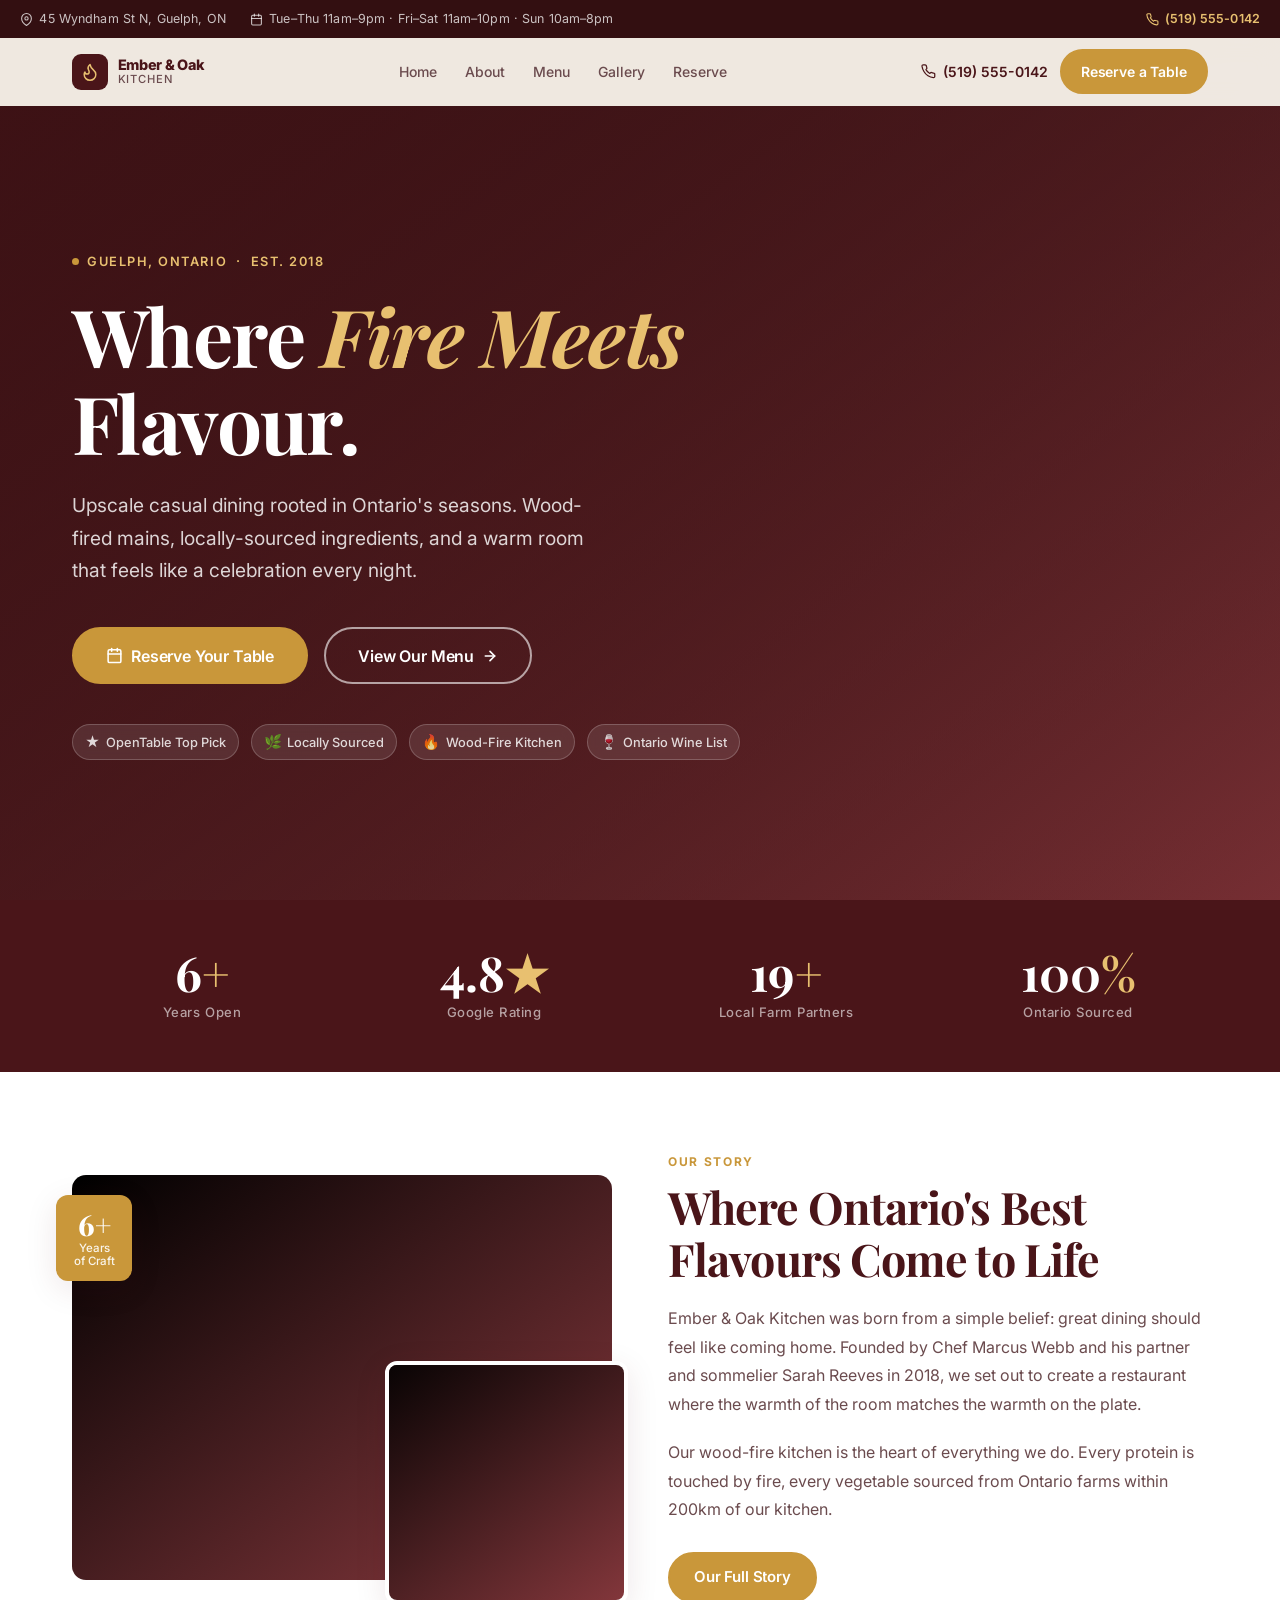
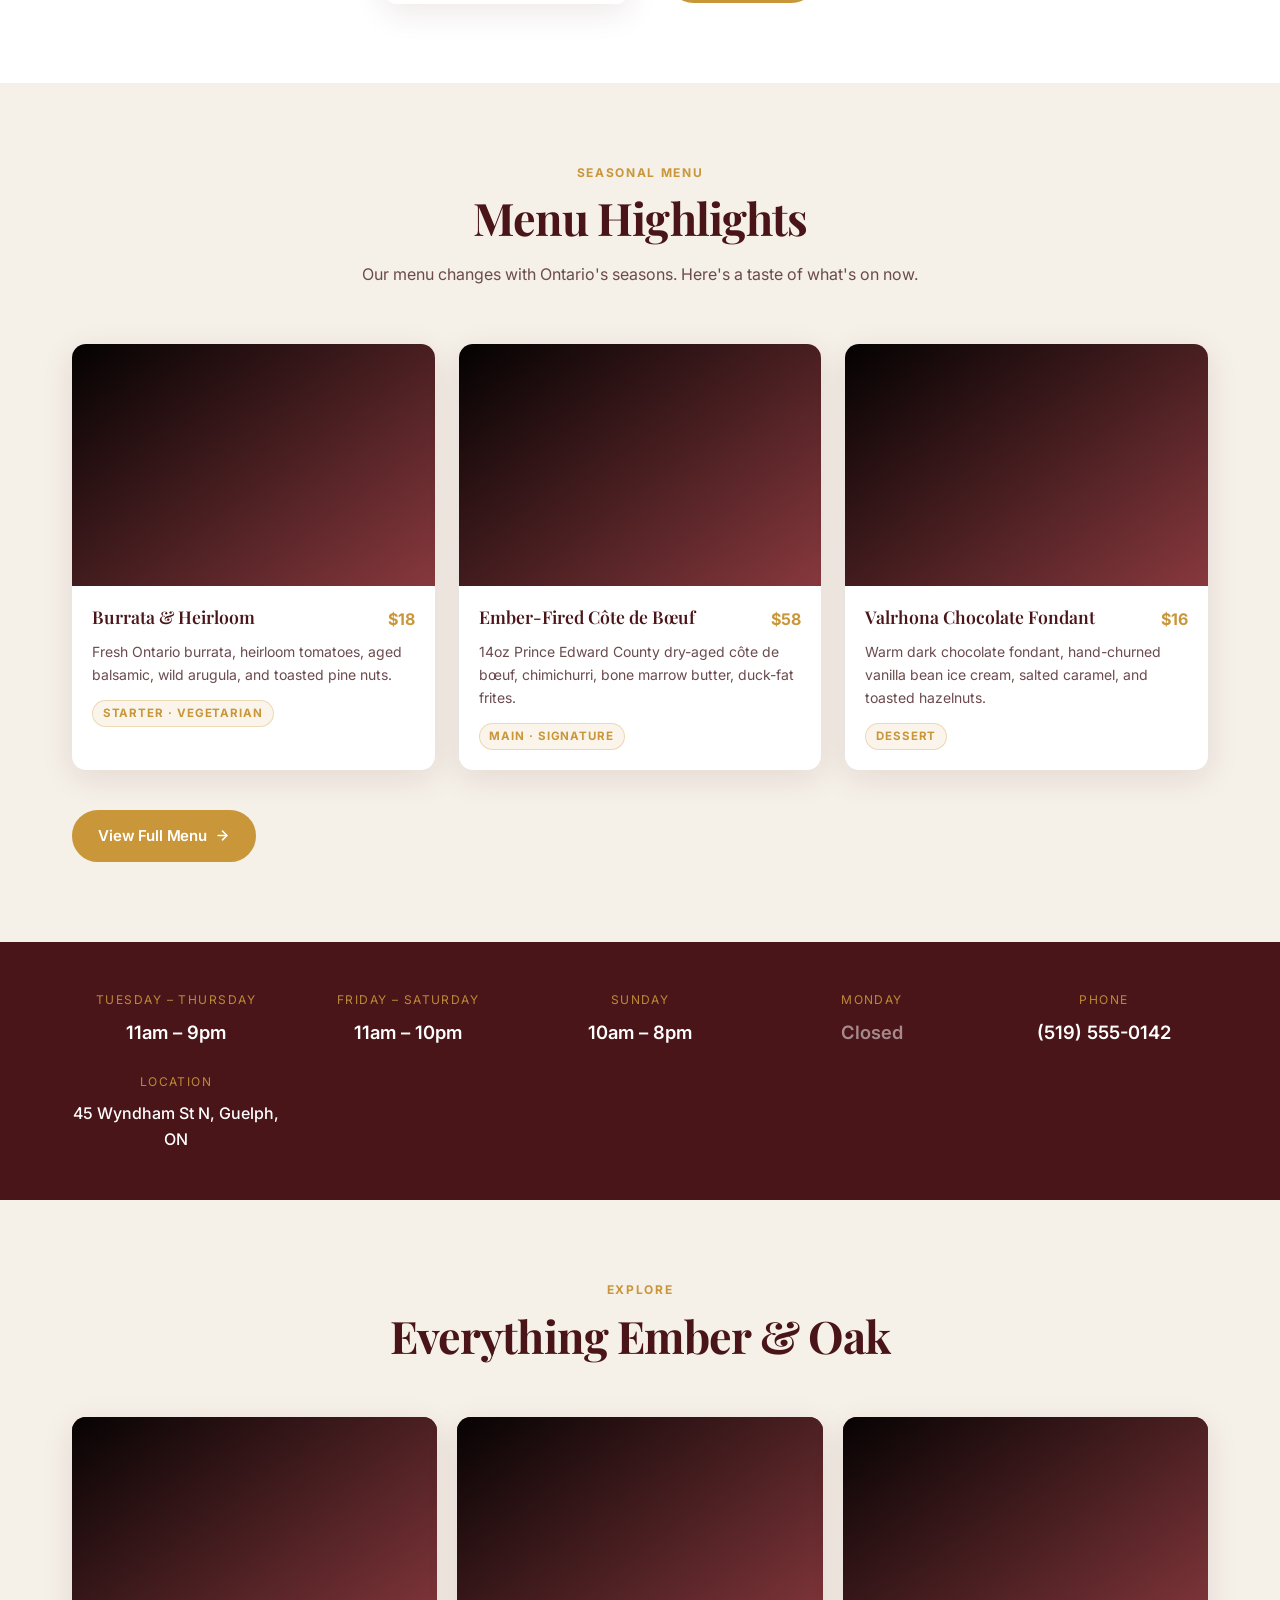
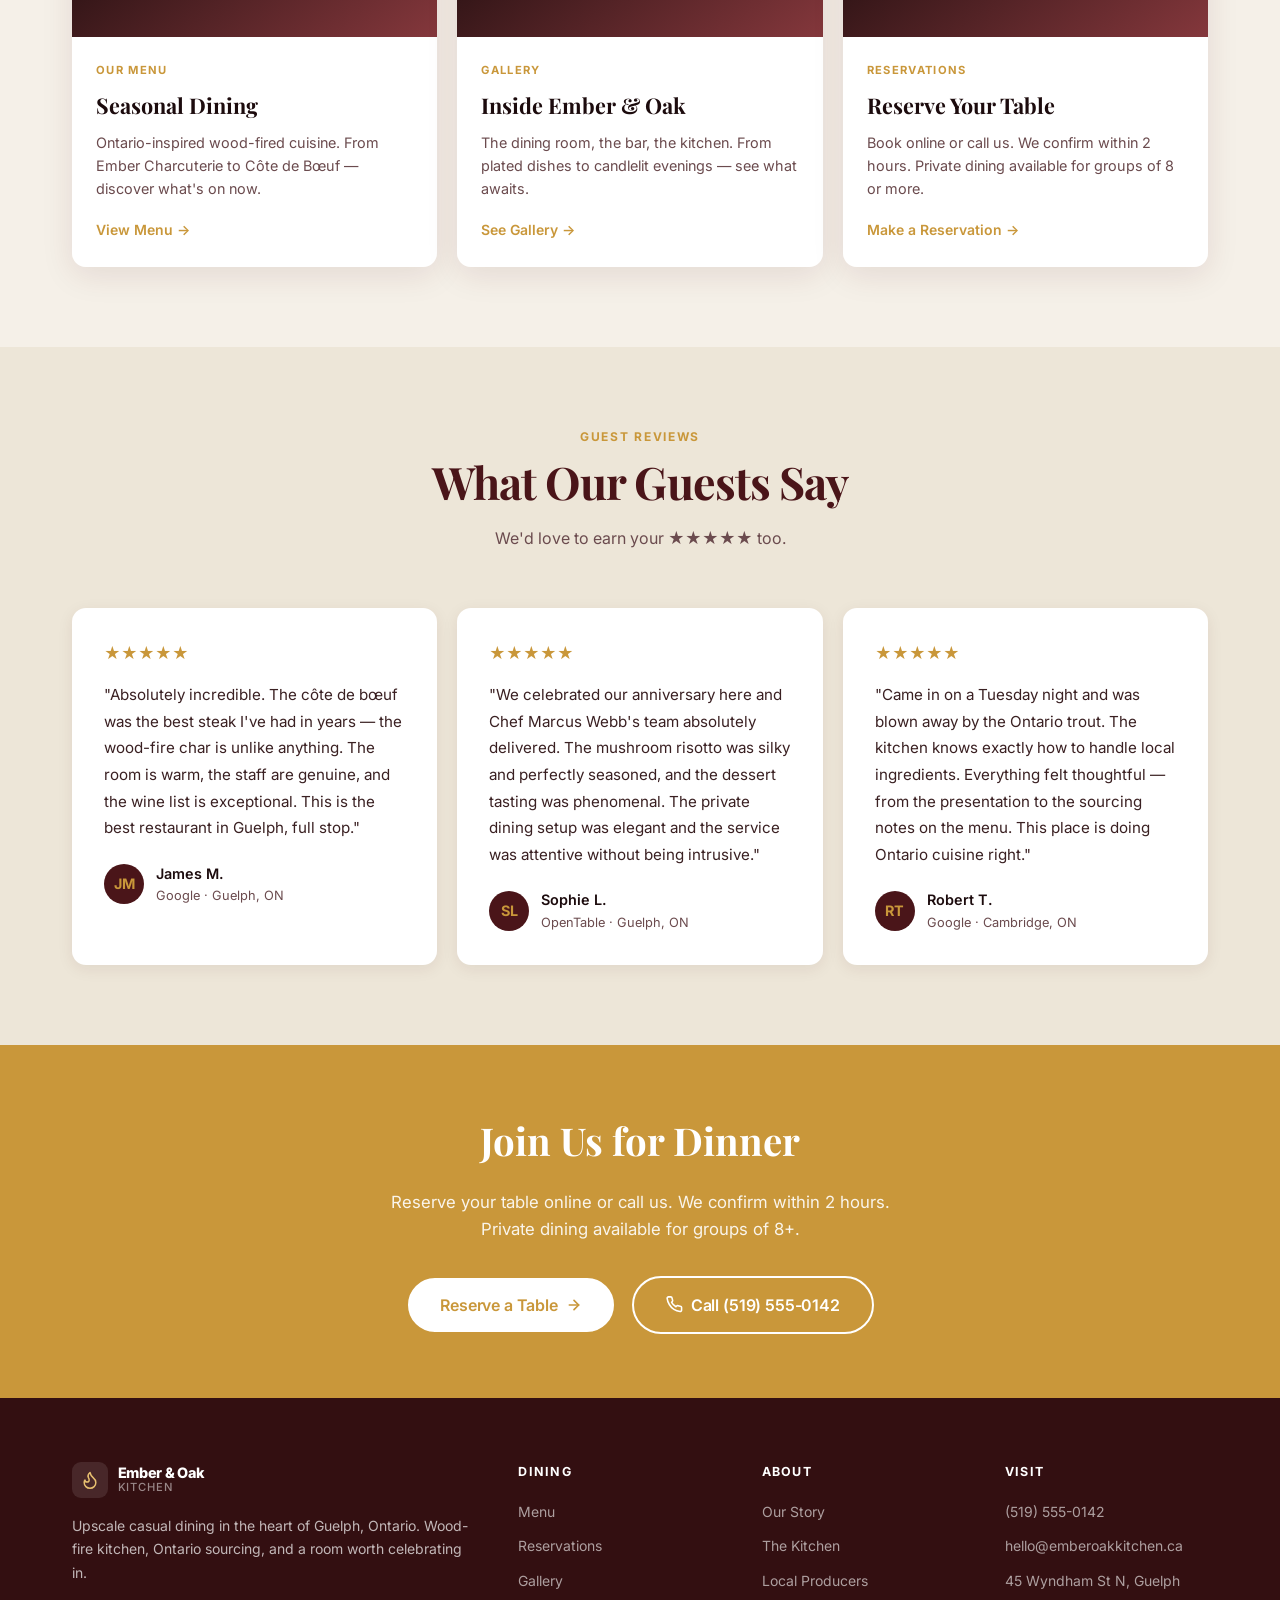
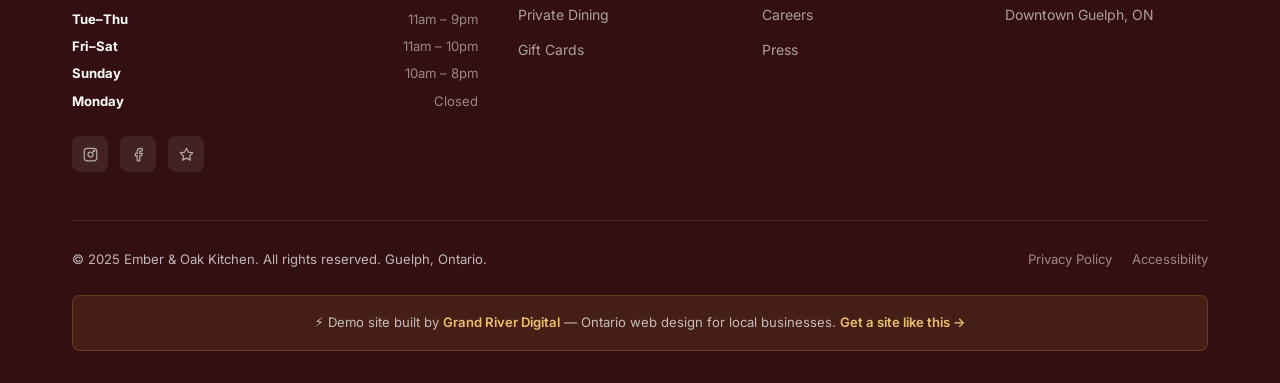
<file: index.html>
<!DOCTYPE html>
<html lang="en">
<head>
  <meta charset="UTF-8" />
  <meta name="viewport" content="width=device-width, initial-scale=1.0" />
  <meta name="theme-color" content="#4A1519" />
  <title>Ember &amp; Oak Kitchen | Upscale Casual Dining in Guelph, ON</title>
  <meta name="description" content="Ember &amp; Oak Kitchen — upscale casual dining in Guelph, Ontario. Seasonal menus, wood-fired mains, locally-sourced Ontario ingredients. Reserve your table today." />
  <meta name="robots" content="index, follow" />
  <link rel="canonical" href="https://grandriverdigital.github.io/ember-oak-kitchen-demo" />

  <script type="application/ld+json">
  {"@context":"https://schema.org","@type":"Restaurant","name":"Ember & Oak Kitchen","description":"Upscale casual Ontario restaurant featuring seasonal menus and wood-fired cuisine.","url":"https://grandriverdigital.github.io/ember-oak-kitchen-demo","telephone":"(519) 555-0142","address":{"@type":"PostalAddress","streetAddress":"45 Wyndham St N","addressLocality":"Guelph","addressRegion":"ON","postalCode":"N1H 4E9","addressCountry":"CA"},"openingHoursSpecification":[{"@type":"OpeningHoursSpecification","dayOfWeek":["Tuesday","Wednesday","Thursday"],"opens":"11:00","closes":"21:00"},{"@type":"OpeningHoursSpecification","dayOfWeek":["Friday","Saturday"],"opens":"11:00","closes":"22:00"},{"@type":"OpeningHoursSpecification","dayOfWeek":["Sunday"],"opens":"10:00","closes":"20:00"}],"servesCuisine":"Contemporary Canadian","priceRange":"$$–$$$"}
  </script>

  <link rel="preconnect" href="https://fonts.googleapis.com" />
  <link rel="preconnect" href="https://fonts.gstatic.com" crossorigin />
  <link rel="stylesheet" href="https://fonts.googleapis.com/css2?family=Inter:wght@300;400;500;600;700;800;900&family=Playfair+Display:ital,wght@0,600;0,700;1,600&display=swap" media="print" onload="this.media='all'" />
  <noscript><link rel="stylesheet" href="https://fonts.googleapis.com/css2?family=Inter:wght@300;400;500;600;700;800;900&family=Playfair+Display:ital,wght@0,600;0,700;1,600&display=swap" /></noscript>

  <script>
    var IMG_FALLBACK = 'data:image/svg+xml,%3Csvg xmlns=%22http://www.w3.org/2000/svg%22 width=%22800%22 height=%22600%22%3E%3ClinearGradient id=%22g%22 x1=%220%25%22 y1=%220%25%22 x2=%22100%25%22 y2=%22100%25%22%3E%3Cstop offset=%220%25%22 stop-color=%224A1519%22/%3E%3Cstop offset=%22100%25%22 stop-color=%22%238B3A3F%22/%3E%3C/linearGradient%3E%3Crect width=%22800%22 height=%22600%22 fill=%22url(%23g)%22/%3E%3C/svg%3E';
    function imgFallback(img) { img.onerror = null; img.src = IMG_FALLBACK; img.style.objectFit = 'cover'; }
  </script>

  <link rel="stylesheet" href="styles.css" />
</head>
<body>

<!-- TOP BAR -->
<div id="topbar">
  <div class="topbar-left">
    <div class="topbar-item">
      <svg width="13" height="13" viewBox="0 0 24 24" fill="none" stroke="currentColor" stroke-width="2" stroke-linecap="round" stroke-linejoin="round" aria-hidden="true"><path d="M21 10c0 7-9 13-9 13s-9-6-9-13a9 9 0 0 1 18 0z"/><circle cx="12" cy="10" r="3"/></svg>
      45 Wyndham St N, Guelph, ON
    </div>
    <div class="topbar-item">
      <svg width="13" height="13" viewBox="0 0 24 24" fill="none" stroke="currentColor" stroke-width="2" stroke-linecap="round" stroke-linejoin="round" aria-hidden="true"><rect x="3" y="4" width="18" height="18" rx="2"/><line x1="16" y1="2" x2="16" y2="6"/><line x1="8" y1="2" x2="8" y2="6"/><line x1="3" y1="10" x2="21" y2="10"/></svg>
      Tue–Thu 11am–9pm · Fri–Sat 11am–10pm · Sun 10am–8pm
    </div>
  </div>
  <a href="tel:5195550142" class="topbar-phone">
    <svg width="13" height="13" viewBox="0 0 24 24" fill="none" stroke="currentColor" stroke-width="2" stroke-linecap="round" stroke-linejoin="round" aria-hidden="true"><path d="M22 16.92v3a2 2 0 0 1-2.18 2 19.79 19.79 0 0 1-8.63-3.07A19.5 19.5 0 0 1 4.69 12 19.79 19.79 0 0 1 1.61 3.44 2 2 0 0 1 3.6 1.27h3a2 2 0 0 1 2 1.72 12.84 12.84 0 0 0 .7 2.81 2 2 0 0 1-.45 2.11L7.91 8.94a16 16 0 0 0 6.16 6.16l.94-.94a2 2 0 0 1 2.11-.45 12.84 12.84 0 0 0 2.81.7A2 2 0 0 1 22 16.92z"/></svg>
    (519) 555-0142
  </a>
</div>

<!-- HEADER -->
<header id="hdr">
  <div class="wrap hdr-inner">
    <a href="./" class="logo" aria-label="Ember &amp; Oak Kitchen — home">
      <div class="logo-icon" aria-hidden="true">
        <svg width="20" height="20" viewBox="0 0 24 24" fill="none" stroke="currentColor" stroke-width="1.75" stroke-linecap="round" stroke-linejoin="round"><path d="M8.5 14.5A2.5 2.5 0 0 0 11 12c0-1.38-.5-2-1-3-1.072-2.143-.224-4.054 2-6 .5 2.5 2 4.9 4 6.5 2 1.6 3 3.5 3 5.5a7 7 0 1 1-14 0c0-1.153.433-2.294 1-3a2.5 2.5 0 0 0 2.5 2.5z"/></svg>
      </div>
      <div class="logo-text">Ember &amp; Oak <span>Kitchen</span></div>
    </a>

    <nav class="desktop-nav" aria-label="Main navigation">
      <a href="./">Home</a>
      <a href="about/">About</a>
      <a href="menu/">Menu</a>
      <a href="gallery/">Gallery</a>
      <a href="contact/">Reserve</a>
    </nav>

    <div class="hdr-right">
      <a href="tel:5195550142" class="hdr-phone" aria-label="Call us">
        <svg width="15" height="15" viewBox="0 0 24 24" fill="none" stroke="currentColor" stroke-width="2" stroke-linecap="round" stroke-linejoin="round" aria-hidden="true"><path d="M22 16.92v3a2 2 0 0 1-2.18 2 19.79 19.79 0 0 1-8.63-3.07A19.5 19.5 0 0 1 4.69 12 19.79 19.79 0 0 1 1.61 3.44 2 2 0 0 1 3.6 1.27h3a2 2 0 0 1 2 1.72 12.84 12.84 0 0 0 .7 2.81 2 2 0 0 1-.45 2.11L7.91 8.94a16 16 0 0 0 6.16 6.16l.94-.94a2 2 0 0 1 2.11-.45 12.84 12.84 0 0 0 2.81.7A2 2 0 0 1 22 16.92z"/></svg>
        (519) 555-0142
      </a>
      <a href="contact/" class="btn btn-primary btn-sm">Reserve a Table</a>
      <button class="hamburger" id="hamburger" aria-label="Toggle navigation menu" aria-expanded="false">
        <span></span><span></span><span></span>
      </button>
    </div>
  </div>
</header>

<!-- Mobile Nav -->
<div id="mobile-nav" role="dialog" aria-modal="true" aria-label="Mobile navigation">
  <nav>
    <a href="./" class="mobile-link">Home</a>
    <a href="about/" class="mobile-link">About</a>
    <a href="menu/" class="mobile-link">Menu</a>
    <a href="gallery/" class="mobile-link">Gallery</a>
    <a href="contact/" class="mobile-link">Reserve</a>
  </nav>
  <div class="mobile-nav-cta">
    <a href="tel:5195550142" class="btn btn-outline-dk btn-lg" style="justify-content:center">
      <svg width="17" height="17" viewBox="0 0 24 24" fill="none" stroke="currentColor" stroke-width="2" stroke-linecap="round" stroke-linejoin="round" aria-hidden="true"><path d="M22 16.92v3a2 2 0 0 1-2.18 2 19.79 19.79 0 0 1-8.63-3.07A19.5 19.5 0 0 1 4.69 12 19.79 19.79 0 0 1 1.61 3.44 2 2 0 0 1 3.6 1.27h3a2 2 0 0 1 2 1.72 12.84 12.84 0 0 0 .7 2.81 2 2 0 0 1-.45 2.11L7.91 8.94a16 16 0 0 0 6.16 6.16l.94-.94a2 2 0 0 1 2.11-.45 12.84 12.84 0 0 0 2.81.7A2 2 0 0 1 22 16.92z"/></svg>
      (519) 555-0142
    </a>
    <a href="contact/" class="btn btn-primary btn-lg" style="justify-content:center">Reserve a Table</a>
  </div>
</div>

<!-- HERO -->
<section id="hero" aria-labelledby="hero-h1">
  <div class="hero-bg">
    <img src="https://images.pexels.com/photos/1267320/pexels-photo-1267320.jpeg?auto=compress&cs=tinysrgb&w=1800&h=900&dpr=1" alt="Beautifully plated upscale dinner dish with elegant presentation" fetchpriority="high" loading="eager" onerror="imgFallback(this)" />
  </div>
  <div class="hero-overlay" aria-hidden="true"></div>
  <div class="hero-content">
    <div class="wrap">
      <div class="hero-inner">
        <div class="hero-kicker">
          <span class="dot" aria-hidden="true"></span>
          Guelph, Ontario &nbsp;·&nbsp; Est. 2018
        </div>
        <h1 id="hero-h1">Where <em>Fire Meets</em><br>Flavour.</h1>
        <p class="hero-sub">
          Upscale casual dining rooted in Ontario's seasons. Wood-fired mains, locally-sourced ingredients, and a warm room that feels like a celebration every night.
        </p>
        <div class="hero-ctas">
          <a href="contact/" class="btn btn-primary btn-lg">
            <svg width="17" height="17" viewBox="0 0 24 24" fill="none" stroke="currentColor" stroke-width="2.2" stroke-linecap="round" stroke-linejoin="round" aria-hidden="true"><rect x="3" y="4" width="18" height="18" rx="2"/><line x1="16" y1="2" x2="16" y2="6"/><line x1="8" y1="2" x2="8" y2="6"/><line x1="3" y1="10" x2="21" y2="10"/></svg>
            Reserve Your Table
          </a>
          <a href="menu/" class="btn btn-outline btn-lg">
            View Our Menu
            <svg width="16" height="16" viewBox="0 0 24 24" fill="none" stroke="currentColor" stroke-width="2.5" stroke-linecap="round" stroke-linejoin="round" aria-hidden="true"><line x1="5" y1="12" x2="19" y2="12"/><polyline points="12 5 19 12 12 19"/></svg>
          </a>
        </div>
        <div class="hero-badges" role="list" aria-label="Restaurant highlights">
          <div class="hero-badge" role="listitem"><span class="badge-icon" aria-hidden="true">★</span> OpenTable Top Pick</div>
          <div class="hero-badge" role="listitem"><span class="badge-icon" aria-hidden="true">🌿</span> Locally Sourced</div>
          <div class="hero-badge" role="listitem"><span class="badge-icon" aria-hidden="true">🔥</span> Wood-Fire Kitchen</div>
          <div class="hero-badge" role="listitem"><span class="badge-icon" aria-hidden="true">🍷</span> Ontario Wine List</div>
        </div>
      </div>
    </div>
  </div>
</section>

<!-- STATS STRIP -->
<div id="stats" aria-label="Restaurant highlights">
  <div class="wrap">
    <div class="stats-row">
      <div class="stat-cell"><div class="stat-n" id="sn-yrs">0<span class="accent">+</span></div><div class="stat-l">Years Open</div></div>
      <div class="stat-cell"><div class="stat-n">4.8<span class="accent">★</span></div><div class="stat-l">Google Rating</div></div>
      <div class="stat-cell"><div class="stat-n" id="sn-farms">0<span class="accent">+</span></div><div class="stat-l">Local Farm Partners</div></div>
      <div class="stat-cell"><div class="stat-n">100<span class="accent">%</span></div><div class="stat-l">Ontario Sourced</div></div>
    </div>
  </div>
</div>

<!-- BRIEF ABOUT -->
<section id="about-preview" aria-labelledby="about-title">
  <div class="wrap">
    <div class="about-grid">
      <div class="about-img-stack sr">
        <div class="about-img-main">
          <img src="https://images.pexels.com/photos/696218/pexels-photo-696218.jpeg?auto=compress&cs=tinysrgb&w=800&h=600&dpr=1" alt="Warm, inviting restaurant dining room with candlelit tables" loading="lazy" onerror="imgFallback(this)" />
        </div>
        <div class="about-img-accent">
          <img src="https://images.pexels.com/photos/958545/pexels-photo-958545.jpeg?auto=compress&cs=tinysrgb&w=400&h=400&dpr=1" alt="Chef plating a beautifully crafted dish" loading="lazy" onerror="imgFallback(this)" />
        </div>
        <div class="about-badge"><div class="big">6+</div><div class="sm">Years<br>of Craft</div></div>
      </div>
      <div class="about-text">
        <div class="eyebrow sr">Our Story</div>
        <h2 class="section-title sr d1" id="about-title">Where Ontario's Best<br>Flavours Come to Life</h2>
        <p class="sr d2">
          Ember &amp; Oak Kitchen was born from a simple belief: great dining should feel like coming home. Founded by Chef Marcus Webb and his partner and sommelier Sarah Reeves in 2018, we set out to create a restaurant where the warmth of the room matches the warmth on the plate.
        </p>
        <p class="sr d2">
          Our wood-fire kitchen is the heart of everything we do. Every protein is touched by fire, every vegetable sourced from Ontario farms within 200km of our kitchen.
        </p>
        <div style="margin-top:1.75rem" class="sr d3">
          <a href="about/" class="btn btn-primary">Our Full Story</a>
        </div>
      </div>
    </div>
  </div>
</section>

<!-- MENU HIGHLIGHTS -->
<section id="menu-preview" aria-labelledby="menu-title">
  <div class="wrap">
    <div class="section-head">
      <div class="eyebrow sr">Seasonal Menu</div>
      <h2 class="section-title sr d1" id="menu-title">Menu Highlights</h2>
      <p class="section-sub sr d2">Our menu changes with Ontario's seasons. Here's a taste of what's on now.</p>
    </div>
    <div class="menu-grid">
      <article class="menu-card sr d1">
        <div class="menu-card__img">
          <img src="https://images.pexels.com/photos/1640777/pexels-photo-1640777.jpeg?auto=compress&cs=tinysrgb&w=600&h=400&dpr=1" alt="Burrata salad with heirloom tomatoes" loading="lazy" onerror="imgFallback(this)" />
        </div>
        <div class="menu-card__body">
          <div class="menu-card__top"><h3>Burrata &amp; Heirloom</h3><span class="menu-price">$18</span></div>
          <p>Fresh Ontario burrata, heirloom tomatoes, aged balsamic, wild arugula, and toasted pine nuts.</p>
          <span class="menu-tag">Starter · Vegetarian</span>
        </div>
      </article>
      <article class="menu-card sr d2">
        <div class="menu-card__img">
          <img src="https://images.pexels.com/photos/675951/pexels-photo-675951.jpeg?auto=compress&cs=tinysrgb&w=600&h=400&dpr=1" alt="Wood-fired ribeye steak with chimichurri" loading="lazy" onerror="imgFallback(this)" />
        </div>
        <div class="menu-card__body">
          <div class="menu-card__top"><h3>Ember-Fired Côte de Bœuf</h3><span class="menu-price">$58</span></div>
          <p>14oz Prince Edward County dry-aged côte de bœuf, chimichurri, bone marrow butter, duck-fat frites.</p>
          <span class="menu-tag">Main · Signature</span>
        </div>
      </article>
      <article class="menu-card sr d3">
        <div class="menu-card__img">
          <img src="https://images.pexels.com/photos/291528/pexels-photo-291528.jpeg?auto=compress&cs=tinysrgb&w=600&h=400&dpr=1" alt="Chocolate fondant with vanilla ice cream" loading="lazy" onerror="imgFallback(this)" />
        </div>
        <div class="menu-card__body">
          <div class="menu-card__top"><h3>Valrhona Chocolate Fondant</h3><span class="menu-price">$16</span></div>
          <p>Warm dark chocolate fondant, hand-churned vanilla bean ice cream, salted caramel, and toasted hazelnuts.</p>
          <span class="menu-tag">Dessert</span>
        </div>
      </article>
    </div>
    <div class="gallery-cta sr" style="margin-top:2.5rem">
      <a href="menu/" class="btn btn-primary">
        View Full Menu
        <svg width="15" height="15" viewBox="0 0 24 24" fill="none" stroke="currentColor" stroke-width="2.5" stroke-linecap="round" stroke-linejoin="round"><line x1="5" y1="12" x2="19" y2="12"/><polyline points="12 5 19 12 12 19"/></svg>
      </a>
    </div>
  </div>
</section>

<!-- HOURS STRIP -->
<section id="hours-strip" aria-label="Hours and location" style="background:var(--burgundy,#4A1519);padding:3rem 0;">
  <div class="wrap">
    <div style="display:grid;grid-template-columns:repeat(auto-fit,minmax(200px,1fr));gap:1.5rem;text-align:center;">
      <div style="color:#fff;">
        <div style="font-size:.75rem;text-transform:uppercase;letter-spacing:.12em;color:rgba(201,151,58,.9);margin-bottom:.5rem;">Tuesday – Thursday</div>
        <div style="font-size:1.15rem;font-weight:600;">11am – 9pm</div>
      </div>
      <div style="color:#fff;">
        <div style="font-size:.75rem;text-transform:uppercase;letter-spacing:.12em;color:rgba(201,151,58,.9);margin-bottom:.5rem;">Friday – Saturday</div>
        <div style="font-size:1.15rem;font-weight:600;">11am – 10pm</div>
      </div>
      <div style="color:#fff;">
        <div style="font-size:.75rem;text-transform:uppercase;letter-spacing:.12em;color:rgba(201,151,58,.9);margin-bottom:.5rem;">Sunday</div>
        <div style="font-size:1.15rem;font-weight:600;">10am – 8pm</div>
      </div>
      <div style="color:#fff;">
        <div style="font-size:.75rem;text-transform:uppercase;letter-spacing:.12em;color:rgba(201,151,58,.9);margin-bottom:.5rem;">Monday</div>
        <div style="font-size:1.15rem;font-weight:600;color:rgba(255,255,255,.5);">Closed</div>
      </div>
      <div style="color:#fff;">
        <div style="font-size:.75rem;text-transform:uppercase;letter-spacing:.12em;color:rgba(201,151,58,.9);margin-bottom:.5rem;">Phone</div>
        <div style="font-size:1.15rem;font-weight:600;"><a href="tel:5195550142" style="color:#fff;text-decoration:none;">(519) 555-0142</a></div>
      </div>
      <div style="color:#fff;">
        <div style="font-size:.75rem;text-transform:uppercase;letter-spacing:.12em;color:rgba(201,151,58,.9);margin-bottom:.5rem;">Location</div>
        <div style="font-size:1rem;font-weight:500;">45 Wyndham St N, Guelph, ON</div>
      </div>
    </div>
  </div>
</section>

<!-- EXPLORE PREVIEW CARDS -->
<section id="explore" aria-labelledby="explore-title" style="padding:5rem 0;background:var(--cream,#F5F0E8);">
  <div class="wrap">
    <div class="section-head">
      <div class="eyebrow sr">Explore</div>
      <h2 class="section-title sr d1" id="explore-title" style="font-family:'Playfair Display',serif;">Everything Ember &amp; Oak</h2>
    </div>
    <div class="testimonials-grid">
      <a href="menu/" style="text-decoration:none;display:block;" class="sr d1">
        <div style="border-radius:14px;overflow:hidden;box-shadow:0 8px 32px rgba(74,21,25,.1);transition:transform .25s,box-shadow .25s;" onmouseover="this.style.transform='translateY(-4px)';this.style.boxShadow='0 16px 48px rgba(74,21,25,.18)';" onmouseout="this.style.transform='translateY(0)';this.style.boxShadow='0 8px 32px rgba(74,21,25,.1)';">
          <div style="height:220px;overflow:hidden;background:#4A1519;"><img src="https://images.pexels.com/photos/675951/pexels-photo-675951.jpeg?auto=compress&cs=tinysrgb&w=800" alt="Ember-fired ribeye — from the Ember and Oak menu" loading="lazy" style="width:100%;height:100%;object-fit:cover;" onerror="imgFallback(this)" /></div>
          <div style="background:#fff;padding:1.5rem;">
            <div style="font-size:.7rem;text-transform:uppercase;letter-spacing:.12em;color:#C9973A;margin-bottom:.5rem;font-weight:700;">Our Menu</div>
            <h3 style="font-family:'Playfair Display',serif;font-size:1.35rem;color:#1C0B0D;margin-bottom:.5rem;">Seasonal Dining</h3>
            <p style="font-size:.9rem;color:#6B4B4E;margin-bottom:1rem;line-height:1.6;">Ontario-inspired wood-fired cuisine. From Ember Charcuterie to Côte de Bœuf — discover what's on now.</p>
            <span style="font-size:.875rem;font-weight:600;color:#C9973A;">View Menu →</span>
          </div>
        </div>
      </a>
      <a href="gallery/" style="text-decoration:none;display:block;" class="sr d2">
        <div style="border-radius:14px;overflow:hidden;box-shadow:0 8px 32px rgba(74,21,25,.1);transition:transform .25s,box-shadow .25s;" onmouseover="this.style.transform='translateY(-4px)';this.style.boxShadow='0 16px 48px rgba(74,21,25,.18)';" onmouseout="this.style.transform='translateY(0)';this.style.boxShadow='0 8px 32px rgba(74,21,25,.1)';">
          <div style="height:220px;overflow:hidden;background:#4A1519;"><img src="https://images.pexels.com/photos/696218/pexels-photo-696218.jpeg?auto=compress&cs=tinysrgb&w=800" alt="Ember and Oak Kitchen dining room atmosphere" loading="lazy" style="width:100%;height:100%;object-fit:cover;" onerror="imgFallback(this)" /></div>
          <div style="background:#fff;padding:1.5rem;">
            <div style="font-size:.7rem;text-transform:uppercase;letter-spacing:.12em;color:#C9973A;margin-bottom:.5rem;font-weight:700;">Gallery</div>
            <h3 style="font-family:'Playfair Display',serif;font-size:1.35rem;color:#1C0B0D;margin-bottom:.5rem;">Inside Ember &amp; Oak</h3>
            <p style="font-size:.9rem;color:#6B4B4E;margin-bottom:1rem;line-height:1.6;">The dining room, the bar, the kitchen. From plated dishes to candlelit evenings — see what awaits.</p>
            <span style="font-size:.875rem;font-weight:600;color:#C9973A;">See Gallery →</span>
          </div>
        </div>
      </a>
      <a href="contact/" style="text-decoration:none;display:block;" class="sr d3">
        <div style="border-radius:14px;overflow:hidden;box-shadow:0 8px 32px rgba(74,21,25,.1);transition:transform .25s,box-shadow .25s;" onmouseover="this.style.transform='translateY(-4px)';this.style.boxShadow='0 16px 48px rgba(74,21,25,.18)';" onmouseout="this.style.transform='translateY(0)';this.style.boxShadow='0 8px 32px rgba(74,21,25,.1)';">
          <div style="height:220px;overflow:hidden;background:#4A1519;"><img src="https://images.pexels.com/photos/1267320/pexels-photo-1267320.jpeg?auto=compress&cs=tinysrgb&w=800" alt="Beautifully set table for an evening at Ember and Oak" loading="lazy" style="width:100%;height:100%;object-fit:cover;" onerror="imgFallback(this)" /></div>
          <div style="background:#fff;padding:1.5rem;">
            <div style="font-size:.7rem;text-transform:uppercase;letter-spacing:.12em;color:#C9973A;margin-bottom:.5rem;font-weight:700;">Reservations</div>
            <h3 style="font-family:'Playfair Display',serif;font-size:1.35rem;color:#1C0B0D;margin-bottom:.5rem;">Reserve Your Table</h3>
            <p style="font-size:.9rem;color:#6B4B4E;margin-bottom:1rem;line-height:1.6;">Book online or call us. We confirm within 2 hours. Private dining available for groups of 8 or more.</p>
            <span style="font-size:.875rem;font-weight:600;color:#C9973A;">Make a Reservation →</span>
          </div>
        </div>
      </a>
    </div>
  </div>
</section>

<!-- TESTIMONIALS -->
<section id="testimonials" aria-labelledby="reviews-title" style="padding:5rem 0;background:var(--cream-dk,#EDE6D8);">
  <div class="wrap">
    <div class="section-head">
      <div class="eyebrow sr">Guest Reviews</div>
      <h2 class="section-title sr d1" id="reviews-title" style="font-family:'Playfair Display',serif;">What Our Guests Say</h2>
      <p class="section-sub sr d2">We'd love to earn your ★★★★★ too.</p>
    </div>
    <div class="testimonials-grid">
      <div class="sr d1" style="background:#fff;border-radius:14px;padding:2rem;box-shadow:0 4px 16px rgba(74,21,25,.08);">
        <div style="display:flex;gap:3px;margin-bottom:1rem;">
          <span style="color:#C9973A;font-size:1rem;">★★★★★</span>
        </div>
        <p style="font-size:.95rem;line-height:1.75;color:#3a2022;margin-bottom:1.25rem;">"Absolutely incredible. The côte de bœuf was the best steak I've had in years — the wood-fire char is unlike anything. The room is warm, the staff are genuine, and the wine list is exceptional. This is the best restaurant in Guelph, full stop."</p>
        <div style="display:flex;align-items:center;gap:.75rem;">
          <div style="width:40px;height:40px;border-radius:50%;background:#4A1519;display:flex;align-items:center;justify-content:center;color:#C9973A;font-weight:700;font-size:.9rem;">JM</div>
          <div>
            <div style="font-weight:600;font-size:.9rem;color:#1C0B0D;">James M.</div>
            <div style="font-size:.8rem;color:#6B4B4E;">Google · Guelph, ON</div>
          </div>
        </div>
      </div>
      <div class="sr d2" style="background:#fff;border-radius:14px;padding:2rem;box-shadow:0 4px 16px rgba(74,21,25,.08);">
        <div style="display:flex;gap:3px;margin-bottom:1rem;">
          <span style="color:#C9973A;font-size:1rem;">★★★★★</span>
        </div>
        <p style="font-size:.95rem;line-height:1.75;color:#3a2022;margin-bottom:1.25rem;">"We celebrated our anniversary here and Chef Marcus Webb's team absolutely delivered. The mushroom risotto was silky and perfectly seasoned, and the dessert tasting was phenomenal. The private dining setup was elegant and the service was attentive without being intrusive."</p>
        <div style="display:flex;align-items:center;gap:.75rem;">
          <div style="width:40px;height:40px;border-radius:50%;background:#4A1519;display:flex;align-items:center;justify-content:center;color:#C9973A;font-weight:700;font-size:.9rem;">SL</div>
          <div>
            <div style="font-weight:600;font-size:.9rem;color:#1C0B0D;">Sophie L.</div>
            <div style="font-size:.8rem;color:#6B4B4E;">OpenTable · Guelph, ON</div>
          </div>
        </div>
      </div>
      <div class="sr d3" style="background:#fff;border-radius:14px;padding:2rem;box-shadow:0 4px 16px rgba(74,21,25,.08);">
        <div style="display:flex;gap:3px;margin-bottom:1rem;">
          <span style="color:#C9973A;font-size:1rem;">★★★★★</span>
        </div>
        <p style="font-size:.95rem;line-height:1.75;color:#3a2022;margin-bottom:1.25rem;">"Came in on a Tuesday night and was blown away by the Ontario trout. The kitchen knows exactly how to handle local ingredients. Everything felt thoughtful — from the presentation to the sourcing notes on the menu. This place is doing Ontario cuisine right."</p>
        <div style="display:flex;align-items:center;gap:.75rem;">
          <div style="width:40px;height:40px;border-radius:50%;background:#4A1519;display:flex;align-items:center;justify-content:center;color:#C9973A;font-weight:700;font-size:.9rem;">RT</div>
          <div>
            <div style="font-weight:600;font-size:.9rem;color:#1C0B0D;">Robert T.</div>
            <div style="font-size:.8rem;color:#6B4B4E;">Google · Cambridge, ON</div>
          </div>
        </div>
      </div>
    </div>
  </div>
</section>

<!-- CTA BAND -->
<section id="cta-band" style="background:var(--accent-gold,#C9973A);padding:4rem 0;">
  <div class="wrap" style="text-align:center;">
    <h2 style="color:#fff;font-size:clamp(1.6rem,4vw,2.4rem);margin-bottom:1rem;font-family:'Playfair Display',serif;">Join Us for Dinner</h2>
    <p style="color:rgba(255,255,255,.9);font-size:1.05rem;margin-bottom:2rem;max-width:520px;margin-left:auto;margin-right:auto;">Reserve your table online or call us. We confirm within 2 hours. Private dining available for groups of 8+.</p>
    <div style="display:flex;gap:1rem;justify-content:center;flex-wrap:wrap;">
      <a href="contact/" class="btn btn-primary btn-lg" style="background:#fff;color:var(--accent-gold,#C9973A);">
        Reserve a Table
        <svg width="16" height="16" viewBox="0 0 24 24" fill="none" stroke="currentColor" stroke-width="2.5" stroke-linecap="round" stroke-linejoin="round"><line x1="5" y1="12" x2="19" y2="12"/><polyline points="12 5 19 12 12 19"/></svg>
      </a>
      <a href="tel:5195550142" class="btn btn-outline btn-lg" style="border-color:#fff;color:#fff;">
        <svg width="17" height="17" viewBox="0 0 24 24" fill="none" stroke="currentColor" stroke-width="2.2" stroke-linecap="round" stroke-linejoin="round"><path d="M22 16.92v3a2 2 0 0 1-2.18 2 19.79 19.79 0 0 1-8.63-3.07A19.5 19.5 0 0 1 4.69 12 19.79 19.79 0 0 1 1.61 3.44 2 2 0 0 1 3.6 1.27h3a2 2 0 0 1 2 1.72 12.84 12.84 0 0 0 .7 2.81 2 2 0 0 1-.45 2.11L7.91 8.94a16 16 0 0 0 6.16 6.16l.94-.94a2 2 0 0 1 2.11-.45 12.84 12.84 0 0 0 2.81.7A2 2 0 0 1 22 16.92z"/></svg>
        Call (519) 555-0142
      </a>
    </div>
  </div>
</section>

<!-- FOOTER -->
<footer aria-label="Site footer">
  <div class="wrap">
    <div class="footer-grid">
      <div class="footer-brand">
        <a href="./" class="logo" aria-label="Ember &amp; Oak Kitchen home">
          <div class="logo-icon" aria-hidden="true">
            <svg width="20" height="20" viewBox="0 0 24 24" fill="none" stroke="currentColor" stroke-width="1.75" stroke-linecap="round" stroke-linejoin="round"><path d="M8.5 14.5A2.5 2.5 0 0 0 11 12c0-1.38-.5-2-1-3-1.072-2.143-.224-4.054 2-6 .5 2.5 2 4.9 4 6.5 2 1.6 3 3.5 3 5.5a7 7 0 1 1-14 0c0-1.153.433-2.294 1-3a2.5 2.5 0 0 0 2.5 2.5z"/></svg>
          </div>
          <div class="logo-text">Ember &amp; Oak <span>Kitchen</span></div>
        </a>
        <p>Upscale casual dining in the heart of Guelph, Ontario. Wood-fire kitchen, Ontario sourcing, and a room worth celebrating in.</p>
        <div class="footer-hours">
          <div class="footer-hour"><strong>Tue–Thu</strong><span>11am – 9pm</span></div>
          <div class="footer-hour"><strong>Fri–Sat</strong><span>11am – 10pm</span></div>
          <div class="footer-hour"><strong>Sunday</strong><span>10am – 8pm</span></div>
          <div class="footer-hour"><strong>Monday</strong><span>Closed</span></div>
        </div>
        <div class="footer-socials" aria-label="Social media links">
          <a href="#" class="footer-soc" aria-label="Instagram"><svg width="15" height="15" viewBox="0 0 24 24" fill="none" stroke="currentColor" stroke-width="2" stroke-linecap="round" stroke-linejoin="round"><rect x="2" y="2" width="20" height="20" rx="5"/><circle cx="12" cy="12" r="4"/><circle cx="17.5" cy="6.5" r="1" fill="currentColor"/></svg></a>
          <a href="#" class="footer-soc" aria-label="Facebook"><svg width="15" height="15" viewBox="0 0 24 24" fill="none" stroke="currentColor" stroke-width="2" stroke-linecap="round" stroke-linejoin="round"><path d="M18 2h-3a5 5 0 0 0-5 5v3H7v4h3v8h4v-8h3l1-4h-4V7a1 1 0 0 1 1-1h3z"/></svg></a>
          <a href="#" class="footer-soc" aria-label="OpenTable"><svg width="15" height="15" viewBox="0 0 24 24" fill="none" stroke="currentColor" stroke-width="2" stroke-linecap="round" stroke-linejoin="round"><polygon points="12 2 15.09 8.26 22 9.27 17 14.14 18.18 21.02 12 17.77 5.82 21.02 7 14.14 2 9.27 8.91 8.26 12 2"/></svg></a>
        </div>
      </div>
      <div class="footer-col">
        <h5>Dining</h5>
        <ul>
          <li><a href="menu/">Menu</a></li>
          <li><a href="contact/">Reservations</a></li>
          <li><a href="gallery/">Gallery</a></li>
          <li><a href="contact/">Private Dining</a></li>
          <li><a href="contact/">Gift Cards</a></li>
        </ul>
      </div>
      <div class="footer-col">
        <h5>About</h5>
        <ul>
          <li><a href="about/">Our Story</a></li>
          <li><a href="about/">The Kitchen</a></li>
          <li><a href="about/">Local Producers</a></li>
          <li><a href="contact/">Careers</a></li>
          <li><a href="contact/">Press</a></li>
        </ul>
      </div>
      <div class="footer-col">
        <h5>Visit</h5>
        <ul>
          <li><a href="tel:5195550142">(519) 555-0142</a></li>
          <li><a href="mailto:hello@emberoakkitchen.ca">hello@emberoakkitchen.ca</a></li>
          <li><a href="#">45 Wyndham St N, Guelph</a></li>
          <li><a href="#">Downtown Guelph, ON</a></li>
        </ul>
      </div>
    </div>
    <div class="footer-bottom">
      <p class="footer-copy">© 2025 Ember &amp; Oak Kitchen. All rights reserved. Guelph, Ontario.</p>
      <div class="footer-legal">
        <a href="#">Privacy Policy</a>
        <a href="#">Accessibility</a>
      </div>
    </div>
    <div class="footer-demo-banner">
      <p>⚡ Demo site built by <a href="https://grandriverdigital.ca" target="_blank" rel="noopener noreferrer">Grand River Digital</a> — Ontario web design for local businesses. <a href="https://grandriverdigital.ca/contact" target="_blank" rel="noopener noreferrer">Get a site like this →</a></p>
    </div>
  </div>
</footer>

<!-- MOBILE STICKY BAR -->
<div id="mob-bar" role="navigation" aria-label="Quick contact">
  <a href="tel:5195550142" class="btn btn-primary">
    <svg width="16" height="16" viewBox="0 0 24 24" fill="none" stroke="currentColor" stroke-width="2.2" stroke-linecap="round" stroke-linejoin="round" aria-hidden="true"><path d="M22 16.92v3a2 2 0 0 1-2.18 2 19.79 19.79 0 0 1-8.63-3.07A19.5 19.5 0 0 1 4.69 12 19.79 19.79 0 0 1 1.61 3.44 2 2 0 0 1 3.6 1.27h3a2 2 0 0 1 2 1.72 12.84 12.84 0 0 0 .7 2.81 2 2 0 0 1-.45 2.11L7.91 8.94a16 16 0 0 0 6.16 6.16l.94-.94a2 2 0 0 1 2.11-.45 12.84 12.84 0 0 0 2.81.7A2 2 0 0 1 22 16.92z"/></svg>
    Call Now
  </a>
  <a href="contact/" class="btn btn-outline-dk">Book a Table</a>
</div>

<script src="script.js"></script>
</body>
</html>
</file>
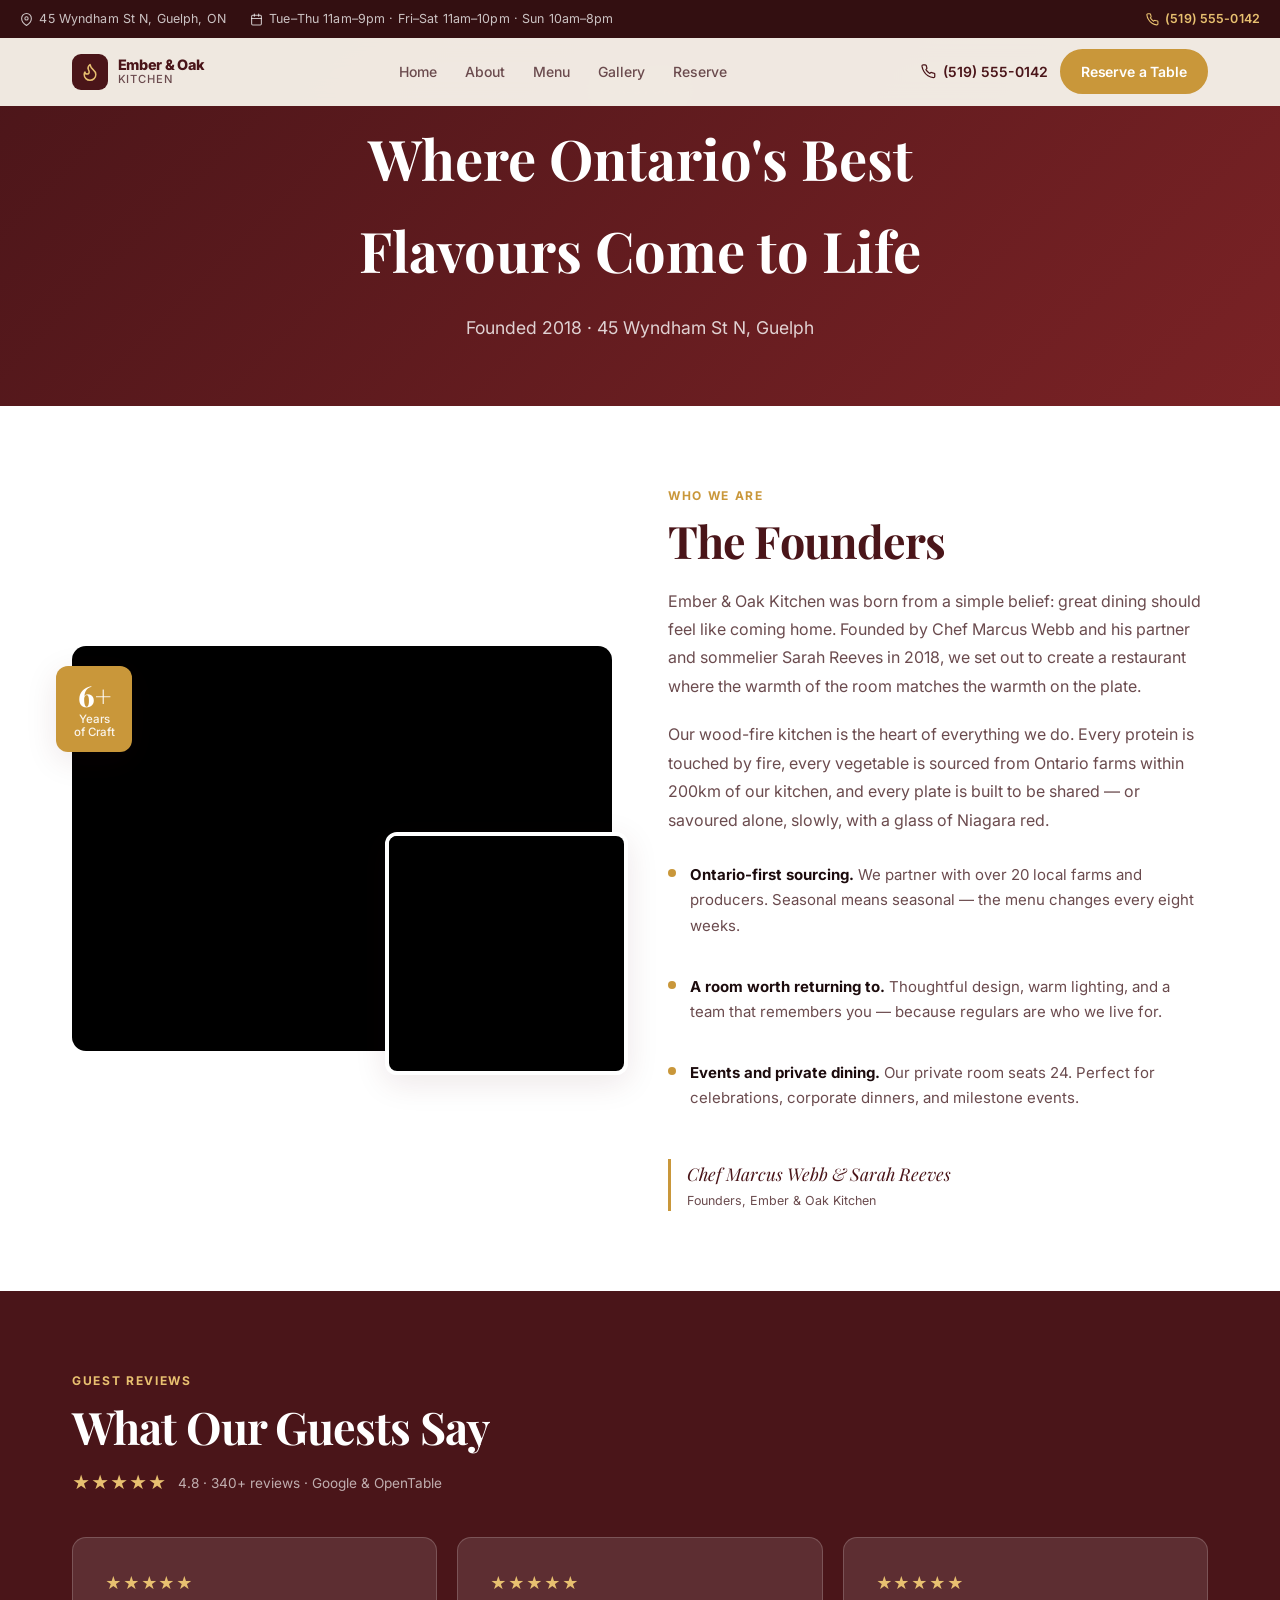
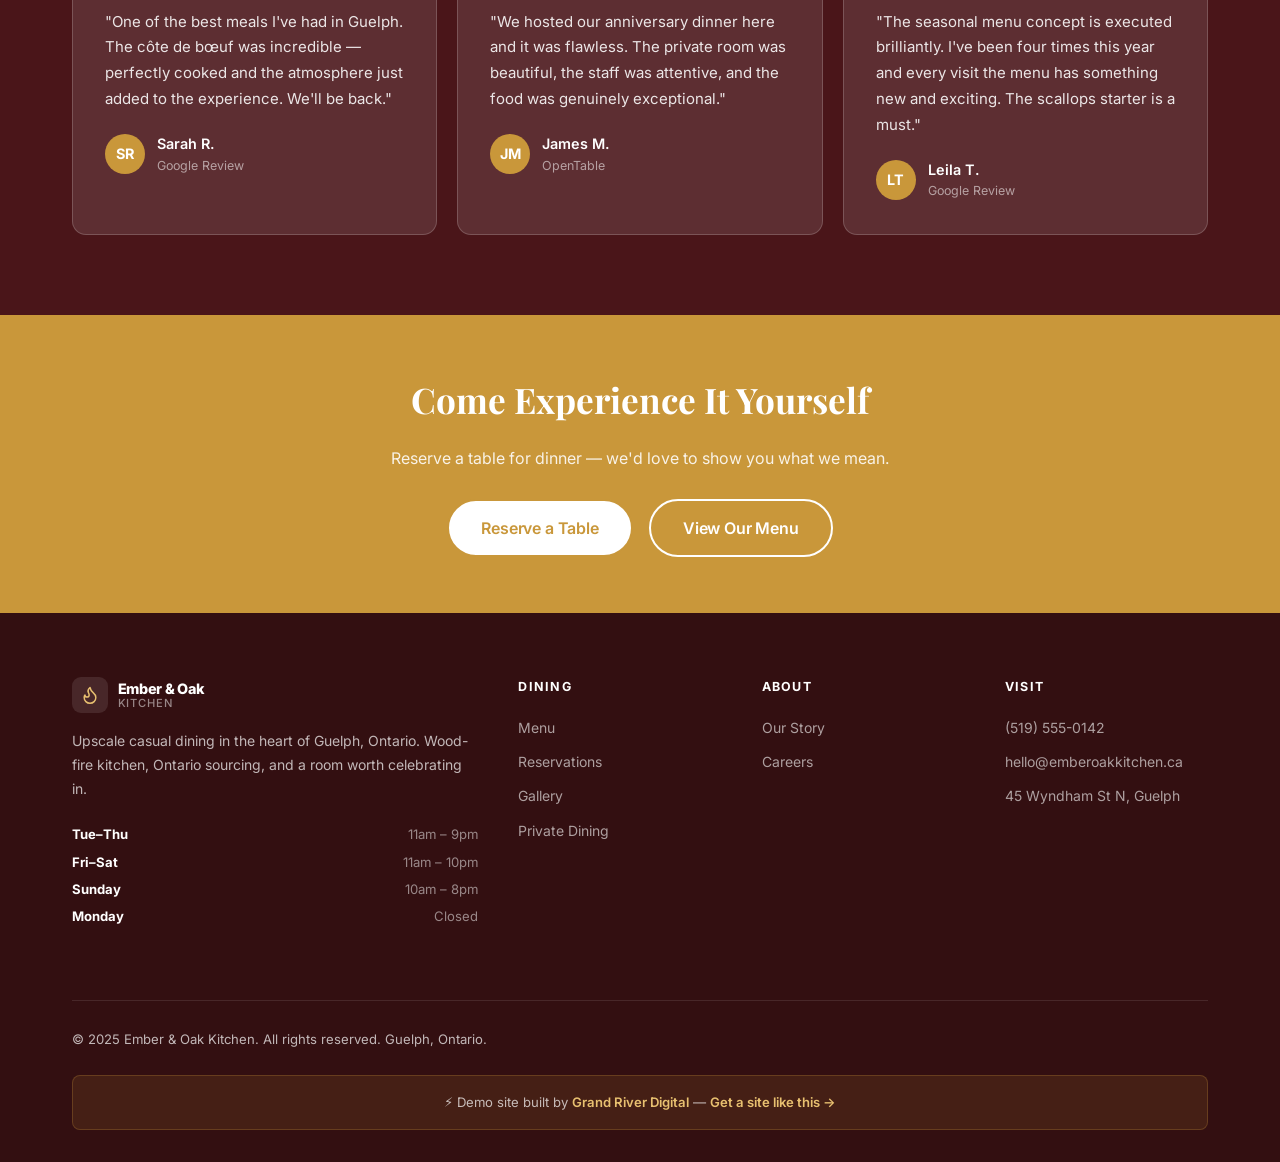
<file: about/index.html>
<!DOCTYPE html>
<html lang="en">
<head>
  <meta charset="UTF-8" />
  <meta name="viewport" content="width=device-width, initial-scale=1.0" />
  <meta name="theme-color" content="#4A1519" />
  <title>About Us | Ember &amp; Oak Kitchen — Our Story, Guelph, ON</title>
  <meta name="description" content="Learn about Ember &amp; Oak Kitchen — founded by Chef Marcus Webb and Sarah Reeves in 2018. Wood-fire cuisine, Ontario sourcing, and a dining room worth returning to." />

  <link rel="preconnect" href="https://fonts.googleapis.com" />
  <link rel="preconnect" href="https://fonts.gstatic.com" crossorigin />
  <link rel="stylesheet" href="https://fonts.googleapis.com/css2?family=Inter:wght@300;400;500;600;700;800;900&family=Playfair+Display:ital,wght@0,600;0,700;1,600&display=swap" media="print" onload="this.media='all'" />
  <noscript><link rel="stylesheet" href="https://fonts.googleapis.com/css2?family=Inter:wght@300;400;500;600;700;800;900&family=Playfair+Display:ital,wght@0,600;0,700;1,600&display=swap" /></noscript>

  <script>
    var IMG_FALLBACK = 'data:image/svg+xml,%3Csvg xmlns=%22http://www.w3.org/2000/svg%22 width=%22800%22 height=%22600%22%3E%3Crect width=%22800%22 height=%22600%22 fill=%224A1519%22/%3E%3C/svg%3E';
    function imgFallback(img) { img.onerror = null; img.src = IMG_FALLBACK; }
  </script>

  <link rel="stylesheet" href="../styles.css" />
</head>
<body>

<!-- TOP BAR -->
<div id="topbar">
  <div class="topbar-left">
    <div class="topbar-item">
      <svg width="13" height="13" viewBox="0 0 24 24" fill="none" stroke="currentColor" stroke-width="2" stroke-linecap="round" stroke-linejoin="round" aria-hidden="true"><path d="M21 10c0 7-9 13-9 13s-9-6-9-13a9 9 0 0 1 18 0z"/><circle cx="12" cy="10" r="3"/></svg>
      45 Wyndham St N, Guelph, ON
    </div>
    <div class="topbar-item">
      <svg width="13" height="13" viewBox="0 0 24 24" fill="none" stroke="currentColor" stroke-width="2" stroke-linecap="round" stroke-linejoin="round" aria-hidden="true"><rect x="3" y="4" width="18" height="18" rx="2"/><line x1="16" y1="2" x2="16" y2="6"/><line x1="8" y1="2" x2="8" y2="6"/><line x1="3" y1="10" x2="21" y2="10"/></svg>
      Tue–Thu 11am–9pm · Fri–Sat 11am–10pm · Sun 10am–8pm
    </div>
  </div>
  <a href="tel:5195550142" class="topbar-phone">
    <svg width="13" height="13" viewBox="0 0 24 24" fill="none" stroke="currentColor" stroke-width="2" stroke-linecap="round" stroke-linejoin="round" aria-hidden="true"><path d="M22 16.92v3a2 2 0 0 1-2.18 2 19.79 19.79 0 0 1-8.63-3.07A19.5 19.5 0 0 1 4.69 12 19.79 19.79 0 0 1 1.61 3.44 2 2 0 0 1 3.6 1.27h3a2 2 0 0 1 2 1.72 12.84 12.84 0 0 0 .7 2.81 2 2 0 0 1-.45 2.11L7.91 8.94a16 16 0 0 0 6.16 6.16l.94-.94a2 2 0 0 1 2.11-.45 12.84 12.84 0 0 0 2.81.7A2 2 0 0 1 22 16.92z"/></svg>
    (519) 555-0142
  </a>
</div>

<!-- HEADER -->
<header id="hdr">
  <div class="wrap hdr-inner">
    <a href="../" class="logo" aria-label="Ember &amp; Oak Kitchen — home">
      <div class="logo-icon" aria-hidden="true"><svg width="20" height="20" viewBox="0 0 24 24" fill="none" stroke="currentColor" stroke-width="1.75" stroke-linecap="round" stroke-linejoin="round"><path d="M8.5 14.5A2.5 2.5 0 0 0 11 12c0-1.38-.5-2-1-3-1.072-2.143-.224-4.054 2-6 .5 2.5 2 4.9 4 6.5 2 1.6 3 3.5 3 5.5a7 7 0 1 1-14 0c0-1.153.433-2.294 1-3a2.5 2.5 0 0 0 2.5 2.5z"/></svg></div>
      <div class="logo-text">Ember &amp; Oak <span>Kitchen</span></div>
    </a>
    <nav class="desktop-nav" aria-label="Main navigation">
      <a href="../">Home</a>
      <a href="../about/" class="active">About</a>
      <a href="../menu/">Menu</a>
      <a href="../gallery/">Gallery</a>
      <a href="../contact/">Reserve</a>
    </nav>
    <div class="hdr-right">
      <a href="tel:5195550142" class="hdr-phone"><svg width="15" height="15" viewBox="0 0 24 24" fill="none" stroke="currentColor" stroke-width="2" stroke-linecap="round" stroke-linejoin="round" aria-hidden="true"><path d="M22 16.92v3a2 2 0 0 1-2.18 2 19.79 19.79 0 0 1-8.63-3.07A19.5 19.5 0 0 1 4.69 12 19.79 19.79 0 0 1 1.61 3.44 2 2 0 0 1 3.6 1.27h3a2 2 0 0 1 2 1.72 12.84 12.84 0 0 0 .7 2.81 2 2 0 0 1-.45 2.11L7.91 8.94a16 16 0 0 0 6.16 6.16l.94-.94a2 2 0 0 1 2.11-.45 12.84 12.84 0 0 0 2.81.7A2 2 0 0 1 22 16.92z"/></svg> (519) 555-0142</a>
      <a href="../contact/" class="btn btn-primary btn-sm">Reserve a Table</a>
      <button class="hamburger" id="hamburger" aria-label="Toggle navigation menu" aria-expanded="false"><span></span><span></span><span></span></button>
    </div>
  </div>
</header>

<div id="mobile-nav" role="dialog" aria-modal="true" aria-label="Mobile navigation">
  <nav>
    <a href="../" class="mobile-link">Home</a>
    <a href="../about/" class="mobile-link">About</a>
    <a href="../menu/" class="mobile-link">Menu</a>
    <a href="../gallery/" class="mobile-link">Gallery</a>
    <a href="../contact/" class="mobile-link">Reserve</a>
  </nav>
  <div class="mobile-nav-cta">
    <a href="tel:5195550142" class="btn btn-outline-dk btn-lg" style="justify-content:center"><svg width="17" height="17" viewBox="0 0 24 24" fill="none" stroke="currentColor" stroke-width="2" stroke-linecap="round" stroke-linejoin="round" aria-hidden="true"><path d="M22 16.92v3a2 2 0 0 1-2.18 2 19.79 19.79 0 0 1-8.63-3.07A19.5 19.5 0 0 1 4.69 12 19.79 19.79 0 0 1 1.61 3.44 2 2 0 0 1 3.6 1.27h3a2 2 0 0 1 2 1.72 12.84 12.84 0 0 0 .7 2.81 2 2 0 0 1-.45 2.11L7.91 8.94a16 16 0 0 0 6.16 6.16l.94-.94a2 2 0 0 1 2.11-.45 12.84 12.84 0 0 0 2.81.7A2 2 0 0 1 22 16.92z"/></svg> (519) 555-0142</a>
    <a href="../contact/" class="btn btn-primary btn-lg" style="justify-content:center">Reserve a Table</a>
  </div>
</div>

<!-- PAGE HERO -->
<section class="page-hero" style="background:linear-gradient(135deg,#4A1519 0%,#7a2225 100%);padding:5rem 0 4rem;text-align:center;">
  <div class="wrap">
    <div class="eyebrow" style="color:rgba(201,151,58,.9);margin-bottom:.75rem;">Our Story</div>
    <h1 style="color:#fff;font-family:'Playfair Display',serif;font-size:clamp(2rem,5vw,3.5rem);margin-bottom:1rem;">Where Ontario's Best<br>Flavours Come to Life</h1>
    <p style="color:rgba(255,255,255,.8);font-size:1.1rem;max-width:560px;margin:0 auto;">Founded 2018 · 45 Wyndham St N, Guelph</p>
  </div>
</section>

<!-- ABOUT CONTENT -->
<section id="about" style="padding:5rem 0;">
  <div class="wrap">
    <div class="about-grid">
      <div class="about-img-stack sr">
        <div class="about-img-main">
          <img src="https://images.pexels.com/photos/696218/pexels-photo-696218.jpeg?auto=compress&cs=tinysrgb&w=800&h=600&dpr=1" alt="Warm, inviting restaurant dining room with candlelit tables" loading="lazy" onerror="imgFallback(this)" />
        </div>
        <div class="about-img-accent">
          <img src="https://images.pexels.com/photos/958545/pexels-photo-958545.jpeg?auto=compress&cs=tinysrgb&w=400&h=400&dpr=1" alt="Chef plating a beautifully crafted dish" loading="lazy" onerror="imgFallback(this)" />
        </div>
        <div class="about-badge"><div class="big">6+</div><div class="sm">Years<br>of Craft</div></div>
      </div>
      <div class="about-text">
        <div class="eyebrow sr">Who We Are</div>
        <h2 class="section-title sr d1">The Founders</h2>
        <p class="sr d2">
          Ember &amp; Oak Kitchen was born from a simple belief: great dining should feel like coming home. Founded by Chef Marcus Webb and his partner and sommelier Sarah Reeves in 2018, we set out to create a restaurant where the warmth of the room matches the warmth on the plate.
        </p>
        <p class="sr d2">
          Our wood-fire kitchen is the heart of everything we do. Every protein is touched by fire, every vegetable is sourced from Ontario farms within 200km of our kitchen, and every plate is built to be shared — or savoured alone, slowly, with a glass of Niagara red.
        </p>
        <div class="about-values sr d3">
          <div class="about-value">
            <div class="about-value-dot" aria-hidden="true"></div>
            <p><strong>Ontario-first sourcing.</strong> We partner with over 20 local farms and producers. Seasonal means seasonal — the menu changes every eight weeks.</p>
          </div>
          <div class="about-value">
            <div class="about-value-dot" aria-hidden="true"></div>
            <p><strong>A room worth returning to.</strong> Thoughtful design, warm lighting, and a team that remembers you — because regulars are who we live for.</p>
          </div>
          <div class="about-value">
            <div class="about-value-dot" aria-hidden="true"></div>
            <p><strong>Events and private dining.</strong> Our private room seats 24. Perfect for celebrations, corporate dinners, and milestone events.</p>
          </div>
        </div>
        <div class="about-sig sr d4">
          Chef Marcus Webb &amp; Sarah Reeves
          <small>Founders, Ember &amp; Oak Kitchen</small>
        </div>
      </div>
    </div>
  </div>
</section>

<!-- TESTIMONIALS -->
<section id="testimonials" aria-labelledby="test-title" style="background:var(--burgundy,#4A1519);padding:5rem 0;">
  <div class="wrap">
    <div style="display:flex;justify-content:space-between;align-items:flex-end;flex-wrap:wrap;gap:1.5rem;margin-bottom:2.5rem;">
      <div>
        <div class="eyebrow lt sr">Guest Reviews</div>
        <h2 class="section-title lt sr d1" id="test-title">What Our Guests Say</h2>
        <div class="rating-display sr d2">
          <div class="stars" aria-label="4.8 star rating">★★★★★</div>
          <div class="rating-text">4.8 · 340+ reviews · Google &amp; OpenTable</div>
        </div>
      </div>
    </div>
    <div class="testimonials-grid">
      <div class="testimonial-card sr d1">
        <div class="tc-stars" aria-label="5 stars">★★★★★</div>
        <blockquote class="tc-text">"One of the best meals I've had in Guelph. The côte de bœuf was incredible — perfectly cooked and the atmosphere just added to the experience. We'll be back."</blockquote>
        <div class="tc-author">
          <div class="tc-avatar" aria-hidden="true">SR</div>
          <div><strong>Sarah R.</strong><small>Google Review</small></div>
        </div>
      </div>
      <div class="testimonial-card sr d2">
        <div class="tc-stars" aria-label="5 stars">★★★★★</div>
        <blockquote class="tc-text">"We hosted our anniversary dinner here and it was flawless. The private room was beautiful, the staff was attentive, and the food was genuinely exceptional."</blockquote>
        <div class="tc-author">
          <div class="tc-avatar" aria-hidden="true">JM</div>
          <div><strong>James M.</strong><small>OpenTable</small></div>
        </div>
      </div>
      <div class="testimonial-card sr d3">
        <div class="tc-stars" aria-label="5 stars">★★★★★</div>
        <blockquote class="tc-text">"The seasonal menu concept is executed brilliantly. I've been four times this year and every visit the menu has something new and exciting. The scallops starter is a must."</blockquote>
        <div class="tc-author">
          <div class="tc-avatar" aria-hidden="true">LT</div>
          <div><strong>Leila T.</strong><small>Google Review</small></div>
        </div>
      </div>
    </div>
  </div>
</section>

<!-- CTA -->
<section style="background:var(--accent-gold,#C9973A);padding:3.5rem 0;text-align:center;">
  <div class="wrap">
    <h2 style="color:#fff;font-family:'Playfair Display',serif;font-size:clamp(1.5rem,3vw,2.2rem);margin-bottom:1rem;">Come Experience It Yourself</h2>
    <p style="color:rgba(255,255,255,.88);margin-bottom:1.75rem;">Reserve a table for dinner — we'd love to show you what we mean.</p>
    <div style="display:flex;gap:1rem;justify-content:center;flex-wrap:wrap;">
      <a href="../contact/" class="btn btn-primary btn-lg" style="background:#fff;color:#C9973A;">Reserve a Table</a>
      <a href="../menu/" class="btn btn-outline btn-lg" style="border-color:#fff;color:#fff;">View Our Menu</a>
    </div>
  </div>
</section>

<!-- FOOTER -->
<footer aria-label="Site footer">
  <div class="wrap">
    <div class="footer-grid">
      <div class="footer-brand">
        <a href="../" class="logo" aria-label="Ember &amp; Oak Kitchen home">
          <div class="logo-icon" aria-hidden="true"><svg width="20" height="20" viewBox="0 0 24 24" fill="none" stroke="currentColor" stroke-width="1.75" stroke-linecap="round" stroke-linejoin="round"><path d="M8.5 14.5A2.5 2.5 0 0 0 11 12c0-1.38-.5-2-1-3-1.072-2.143-.224-4.054 2-6 .5 2.5 2 4.9 4 6.5 2 1.6 3 3.5 3 5.5a7 7 0 1 1-14 0c0-1.153.433-2.294 1-3a2.5 2.5 0 0 0 2.5 2.5z"/></svg></div>
          <div class="logo-text">Ember &amp; Oak <span>Kitchen</span></div>
        </a>
        <p>Upscale casual dining in the heart of Guelph, Ontario. Wood-fire kitchen, Ontario sourcing, and a room worth celebrating in.</p>
        <div class="footer-hours">
          <div class="footer-hour"><strong>Tue–Thu</strong><span>11am – 9pm</span></div>
          <div class="footer-hour"><strong>Fri–Sat</strong><span>11am – 10pm</span></div>
          <div class="footer-hour"><strong>Sunday</strong><span>10am – 8pm</span></div>
          <div class="footer-hour"><strong>Monday</strong><span>Closed</span></div>
        </div>
      </div>
      <div class="footer-col"><h5>Dining</h5><ul><li><a href="../menu/">Menu</a></li><li><a href="../contact/">Reservations</a></li><li><a href="../gallery/">Gallery</a></li><li><a href="../contact/">Private Dining</a></li></ul></div>
      <div class="footer-col"><h5>About</h5><ul><li><a href="../about/">Our Story</a></li><li><a href="../contact/">Careers</a></li></ul></div>
      <div class="footer-col"><h5>Visit</h5><ul><li><a href="tel:5195550142">(519) 555-0142</a></li><li><a href="mailto:hello@emberoakkitchen.ca">hello@emberoakkitchen.ca</a></li><li><a href="#">45 Wyndham St N, Guelph</a></li></ul></div>
    </div>
    <div class="footer-bottom">
      <p class="footer-copy">© 2025 Ember &amp; Oak Kitchen. All rights reserved. Guelph, Ontario.</p>
    </div>
    <div class="footer-demo-banner">
      <p>⚡ Demo site built by <a href="https://grandriverdigital.ca" target="_blank" rel="noopener noreferrer">Grand River Digital</a> — <a href="https://grandriverdigital.ca/contact" target="_blank" rel="noopener noreferrer">Get a site like this →</a></p>
    </div>
  </div>
</footer>

<div id="mob-bar" role="navigation" aria-label="Quick contact">
  <a href="tel:5195550142" class="btn btn-primary"><svg width="16" height="16" viewBox="0 0 24 24" fill="none" stroke="currentColor" stroke-width="2.2" stroke-linecap="round" stroke-linejoin="round" aria-hidden="true"><path d="M22 16.92v3a2 2 0 0 1-2.18 2 19.79 19.79 0 0 1-8.63-3.07A19.5 19.5 0 0 1 4.69 12 19.79 19.79 0 0 1 1.61 3.44 2 2 0 0 1 3.6 1.27h3a2 2 0 0 1 2 1.72 12.84 12.84 0 0 0 .7 2.81 2 2 0 0 1-.45 2.11L7.91 8.94a16 16 0 0 0 6.16 6.16l.94-.94a2 2 0 0 1 2.11-.45 12.84 12.84 0 0 0 2.81.7A2 2 0 0 1 22 16.92z"/></svg> Call Now</a>
  <a href="../contact/" class="btn btn-outline-dk">Book a Table</a>
</div>
<script src="../script.js"></script>
</body>
</html>
</file>
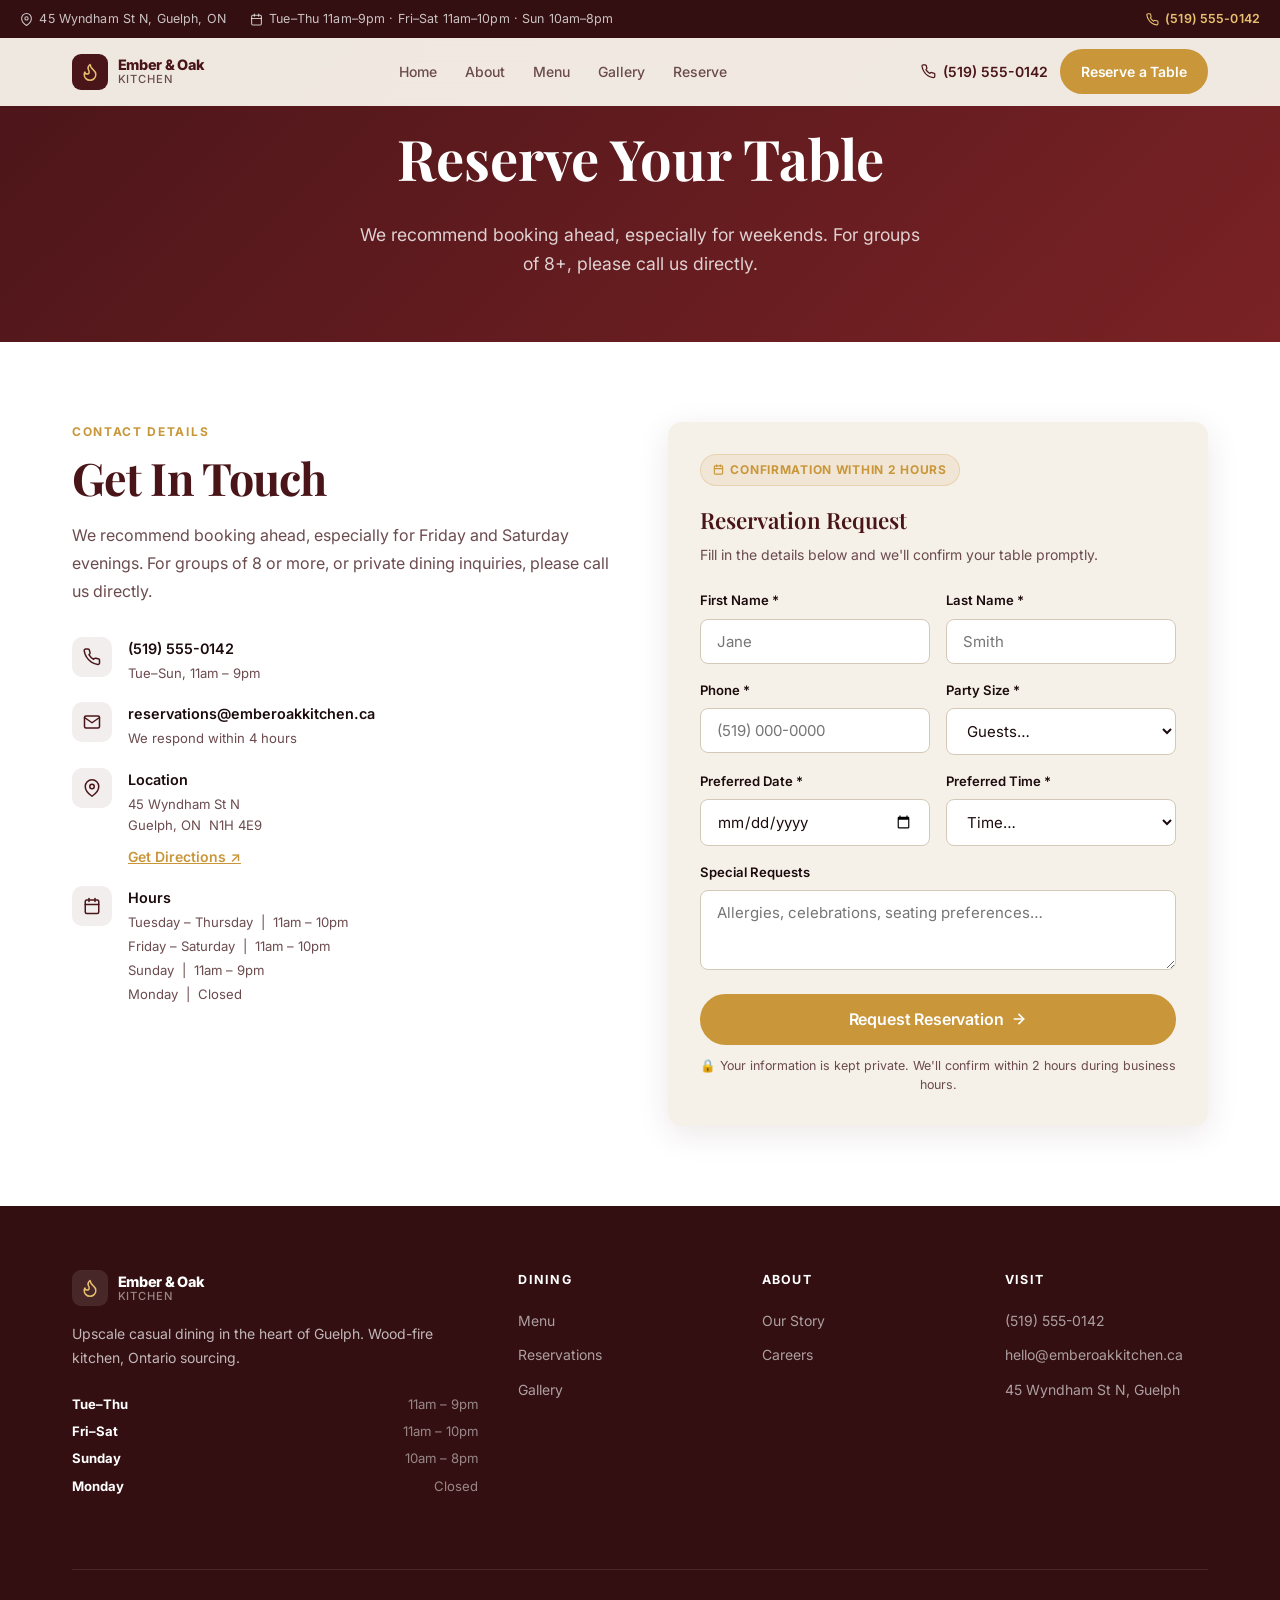
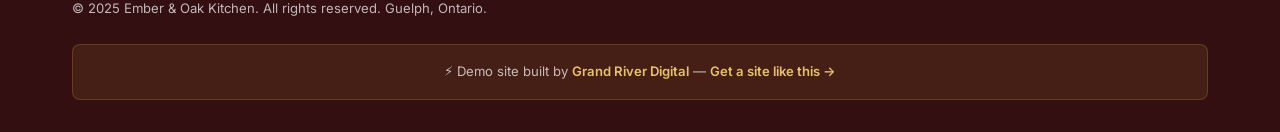
<file: contact/index.html>
<!DOCTYPE html>
<html lang="en">
<head>
  <meta charset="UTF-8" />
  <meta name="viewport" content="width=device-width, initial-scale=1.0" />
  <meta name="theme-color" content="#4A1519" />
  <title>Reserve a Table | Ember &amp; Oak Kitchen — Guelph, ON</title>
  <meta name="description" content="Reserve a table at Ember &amp; Oak Kitchen in Guelph, Ontario. Online reservation request, private dining inquiries, and contact information. We confirm within 2 hours." />

  <link rel="preconnect" href="https://fonts.googleapis.com" />
  <link rel="preconnect" href="https://fonts.gstatic.com" crossorigin />
  <link rel="stylesheet" href="https://fonts.googleapis.com/css2?family=Inter:wght@300;400;500;600;700;800;900&family=Playfair+Display:ital,wght@0,600;0,700;1,600&display=swap" media="print" onload="this.media='all'" />
  <noscript><link rel="stylesheet" href="https://fonts.googleapis.com/css2?family=Inter:wght@300;400;500;600;700;800;900&family=Playfair+Display:ital,wght@0,600;0,700;1,600&display=swap" /></noscript>

  <script>
    var IMG_FALLBACK = 'data:image/svg+xml,%3Csvg xmlns=%22http://www.w3.org/2000/svg%22 width=%22800%22 height=%22600%22%3E%3Crect width=%22800%22 height=%22600%22 fill=%224A1519%22/%3E%3C/svg%3E';
    function imgFallback(img) { img.onerror = null; img.src = IMG_FALLBACK; }
  </script>

  <link rel="stylesheet" href="../styles.css" />
</head>
<body>

<!-- TOP BAR -->
<div id="topbar">
  <div class="topbar-left">
    <div class="topbar-item"><svg width="13" height="13" viewBox="0 0 24 24" fill="none" stroke="currentColor" stroke-width="2" stroke-linecap="round" stroke-linejoin="round" aria-hidden="true"><path d="M21 10c0 7-9 13-9 13s-9-6-9-13a9 9 0 0 1 18 0z"/><circle cx="12" cy="10" r="3"/></svg> 45 Wyndham St N, Guelph, ON</div>
    <div class="topbar-item"><svg width="13" height="13" viewBox="0 0 24 24" fill="none" stroke="currentColor" stroke-width="2" stroke-linecap="round" stroke-linejoin="round" aria-hidden="true"><rect x="3" y="4" width="18" height="18" rx="2"/><line x1="16" y1="2" x2="16" y2="6"/><line x1="8" y1="2" x2="8" y2="6"/><line x1="3" y1="10" x2="21" y2="10"/></svg> Tue–Thu 11am–9pm · Fri–Sat 11am–10pm · Sun 10am–8pm</div>
  </div>
  <a href="tel:5195550142" class="topbar-phone"><svg width="13" height="13" viewBox="0 0 24 24" fill="none" stroke="currentColor" stroke-width="2" stroke-linecap="round" stroke-linejoin="round" aria-hidden="true"><path d="M22 16.92v3a2 2 0 0 1-2.18 2 19.79 19.79 0 0 1-8.63-3.07A19.5 19.5 0 0 1 4.69 12 19.79 19.79 0 0 1 1.61 3.44 2 2 0 0 1 3.6 1.27h3a2 2 0 0 1 2 1.72 12.84 12.84 0 0 0 .7 2.81 2 2 0 0 1-.45 2.11L7.91 8.94a16 16 0 0 0 6.16 6.16l.94-.94a2 2 0 0 1 2.11-.45 12.84 12.84 0 0 0 2.81.7A2 2 0 0 1 22 16.92z"/></svg> (519) 555-0142</a>
</div>

<!-- HEADER -->
<header id="hdr">
  <div class="wrap hdr-inner">
    <a href="../" class="logo" aria-label="Ember &amp; Oak Kitchen — home">
      <div class="logo-icon" aria-hidden="true"><svg width="20" height="20" viewBox="0 0 24 24" fill="none" stroke="currentColor" stroke-width="1.75" stroke-linecap="round" stroke-linejoin="round"><path d="M8.5 14.5A2.5 2.5 0 0 0 11 12c0-1.38-.5-2-1-3-1.072-2.143-.224-4.054 2-6 .5 2.5 2 4.9 4 6.5 2 1.6 3 3.5 3 5.5a7 7 0 1 1-14 0c0-1.153.433-2.294 1-3a2.5 2.5 0 0 0 2.5 2.5z"/></svg></div>
      <div class="logo-text">Ember &amp; Oak <span>Kitchen</span></div>
    </a>
    <nav class="desktop-nav" aria-label="Main navigation">
      <a href="../">Home</a>
      <a href="../about/">About</a>
      <a href="../menu/">Menu</a>
      <a href="../gallery/">Gallery</a>
      <a href="../contact/" class="active">Reserve</a>
    </nav>
    <div class="hdr-right">
      <a href="tel:5195550142" class="hdr-phone"><svg width="15" height="15" viewBox="0 0 24 24" fill="none" stroke="currentColor" stroke-width="2" stroke-linecap="round" stroke-linejoin="round" aria-hidden="true"><path d="M22 16.92v3a2 2 0 0 1-2.18 2 19.79 19.79 0 0 1-8.63-3.07A19.5 19.5 0 0 1 4.69 12 19.79 19.79 0 0 1 1.61 3.44 2 2 0 0 1 3.6 1.27h3a2 2 0 0 1 2 1.72 12.84 12.84 0 0 0 .7 2.81 2 2 0 0 1-.45 2.11L7.91 8.94a16 16 0 0 0 6.16 6.16l.94-.94a2 2 0 0 1 2.11-.45 12.84 12.84 0 0 0 2.81.7A2 2 0 0 1 22 16.92z"/></svg> (519) 555-0142</a>
      <a href="../contact/" class="btn btn-primary btn-sm">Reserve a Table</a>
      <button class="hamburger" id="hamburger" aria-label="Toggle navigation menu" aria-expanded="false"><span></span><span></span><span></span></button>
    </div>
  </div>
</header>

<div id="mobile-nav" role="dialog" aria-modal="true" aria-label="Mobile navigation">
  <nav>
    <a href="../" class="mobile-link">Home</a>
    <a href="../about/" class="mobile-link">About</a>
    <a href="../menu/" class="mobile-link">Menu</a>
    <a href="../gallery/" class="mobile-link">Gallery</a>
    <a href="../contact/" class="mobile-link">Reserve</a>
  </nav>
  <div class="mobile-nav-cta">
    <a href="tel:5195550142" class="btn btn-outline-dk btn-lg" style="justify-content:center"><svg width="17" height="17" viewBox="0 0 24 24" fill="none" stroke="currentColor" stroke-width="2" stroke-linecap="round" stroke-linejoin="round" aria-hidden="true"><path d="M22 16.92v3a2 2 0 0 1-2.18 2 19.79 19.79 0 0 1-8.63-3.07A19.5 19.5 0 0 1 4.69 12 19.79 19.79 0 0 1 1.61 3.44 2 2 0 0 1 3.6 1.27h3a2 2 0 0 1 2 1.72 12.84 12.84 0 0 0 .7 2.81 2 2 0 0 1-.45 2.11L7.91 8.94a16 16 0 0 0 6.16 6.16l.94-.94a2 2 0 0 1 2.11-.45 12.84 12.84 0 0 0 2.81.7A2 2 0 0 1 22 16.92z"/></svg> (519) 555-0142</a>
    <a href="../contact/" class="btn btn-primary btn-lg" style="justify-content:center">Reserve a Table</a>
  </div>
</div>

<!-- PAGE HERO -->
<section class="page-hero" style="background:linear-gradient(135deg,#4A1519 0%,#7a2225 100%);padding:5rem 0 4rem;text-align:center;">
  <div class="wrap">
    <div class="eyebrow" style="color:rgba(201,151,58,.9);margin-bottom:.75rem;">Book Your Visit</div>
    <h1 style="color:#fff;font-family:'Playfair Display',serif;font-size:clamp(2rem,5vw,3.5rem);margin-bottom:1rem;">Reserve Your Table</h1>
    <p style="color:rgba(255,255,255,.8);font-size:1.1rem;max-width:560px;margin:0 auto;">We recommend booking ahead, especially for weekends. For groups of 8+, please call us directly.</p>
  </div>
</section>

<!-- RESERVATIONS -->
<section id="reservations" aria-labelledby="res-title" style="padding:5rem 0;">
  <div class="wrap">
    <div class="res-grid">
      <div class="res-info">
        <div class="eyebrow sr">Contact Details</div>
        <h2 class="section-title sr d1" id="res-title">Get In Touch</h2>
        <p class="sr d2">
          We recommend booking ahead, especially for Friday and Saturday evenings. For groups of 8 or more, or private dining inquiries, please call us directly.
        </p>
        <div class="contact-items sr d3">
          <a href="tel:5195550142" class="contact-item" style="text-decoration:none">
            <div class="contact-icon" aria-hidden="true"><svg width="18" height="18" viewBox="0 0 24 24" fill="none" stroke="currentColor" stroke-width="2" stroke-linecap="round" stroke-linejoin="round"><path d="M22 16.92v3a2 2 0 0 1-2.18 2 19.79 19.79 0 0 1-8.63-3.07A19.5 19.5 0 0 1 4.69 12 19.79 19.79 0 0 1 1.61 3.44 2 2 0 0 1 3.6 1.27h3a2 2 0 0 1 2 1.72 12.84 12.84 0 0 0 .7 2.81 2 2 0 0 1-.45 2.11L7.91 8.94a16 16 0 0 0 6.16 6.16l.94-.94a2 2 0 0 1 2.11-.45 12.84 12.84 0 0 0 2.81.7A2 2 0 0 1 22 16.92z"/></svg></div>
            <div><strong>(519) 555-0142</strong><span>Tue–Sun, 11am – 9pm</span></div>
          </a>
          <a href="mailto:reservations@emberoakkitchen.ca" class="contact-item" style="text-decoration:none">
            <div class="contact-icon" aria-hidden="true"><svg width="18" height="18" viewBox="0 0 24 24" fill="none" stroke="currentColor" stroke-width="2" stroke-linecap="round" stroke-linejoin="round"><path d="M4 4h16c1.1 0 2 .9 2 2v12c0 1.1-.9 2-2 2H4c-1.1 0-2-.9-2-2V6c0-1.1.9-2 2-2z"/><polyline points="22,6 12,13 2,6"/></svg></div>
            <div><strong>reservations@emberoakkitchen.ca</strong><span>We respond within 4 hours</span></div>
          </a>
          <div class="contact-item">
            <div class="contact-icon" aria-hidden="true"><svg width="18" height="18" viewBox="0 0 24 24" fill="none" stroke="currentColor" stroke-width="2" stroke-linecap="round" stroke-linejoin="round"><path d="M21 10c0 7-9 13-9 13s-9-6-9-13a9 9 0 0 1 18 0z"/><circle cx="12" cy="10" r="3"/></svg></div>
            <div><strong>Location</strong><span>45 Wyndham St N<br>Guelph, ON &nbsp;N1H 4E9</span><a href="https://maps.google.com/?q=142+Wyndham+Street+N+Guelph+ON" target="_blank" rel="noopener noreferrer" class="map-link" style="margin-top:.35rem;display:block;">Get Directions ↗</a></div>
          </div>
          <div class="contact-item">
            <div class="contact-icon" aria-hidden="true"><svg width="18" height="18" viewBox="0 0 24 24" fill="none" stroke="currentColor" stroke-width="2" stroke-linecap="round" stroke-linejoin="round"><rect x="3" y="4" width="18" height="18" rx="2"/><line x1="16" y1="2" x2="16" y2="6"/><line x1="8" y1="2" x2="8" y2="6"/><line x1="3" y1="10" x2="21" y2="10"/></svg></div>
            <div>
              <strong>Hours</strong>
              <span>Tuesday – Thursday &nbsp;|&nbsp; 11am – 10pm</span>
              <span>Friday – Saturday &nbsp;|&nbsp; 11am – 10pm</span>
              <span>Sunday &nbsp;|&nbsp; 11am – 9pm</span>
              <span>Monday &nbsp;|&nbsp; Closed</span>
            </div>
          </div>
        </div>
      </div>

      <div class="form-card sr d2">
        <div class="form-badge">
          <svg width="11" height="11" viewBox="0 0 24 24" fill="none" stroke="currentColor" stroke-width="2.5" stroke-linecap="round" stroke-linejoin="round" aria-hidden="true"><rect x="3" y="4" width="18" height="18" rx="2"/><line x1="16" y1="2" x2="16" y2="6"/><line x1="8" y1="2" x2="8" y2="6"/><line x1="3" y1="10" x2="21" y2="10"/></svg>
          Confirmation within 2 hours
        </div>
        <h3>Reservation Request</h3>
        <p>Fill in the details below and we'll confirm your table promptly.</p>
        <form id="reservation-form" action="https://formspree.io/f/xnjbrllk" method="POST" novalidate>
          <input type="hidden" name="_subject" value="New Reservation Request — Ember & Oak Kitchen" />
          <div class="form-row">
            <div class="form-group">
              <label for="rfname">First Name *</label>
              <input id="rfname" name="first_name" type="text" placeholder="Jane" required autocomplete="given-name" />
            </div>
            <div class="form-group">
              <label for="rlname">Last Name *</label>
              <input id="rlname" name="last_name" type="text" placeholder="Smith" required autocomplete="family-name" />
            </div>
          </div>
          <div class="form-row">
            <div class="form-group">
              <label for="rphone">Phone *</label>
              <input id="rphone" name="phone" type="tel" placeholder="(519) 000-0000" required autocomplete="tel" />
            </div>
            <div class="form-group">
              <label for="rguests">Party Size *</label>
              <select id="rguests" name="party_size" required>
                <option value="">Guests…</option>
                <option>1</option><option>2</option><option>3</option><option>4</option>
                <option>5</option><option>6</option><option>7</option>
                <option>8+ (call us)</option>
              </select>
            </div>
          </div>
          <div class="form-row">
            <div class="form-group">
              <label for="rdate">Preferred Date *</label>
              <input id="rdate" name="date" type="date" required />
            </div>
            <div class="form-group">
              <label for="rtime">Preferred Time *</label>
              <select id="rtime" name="time" required>
                <option value="">Time…</option>
                <option>11:30 am</option><option>12:00 pm</option><option>12:30 pm</option>
                <option>1:00 pm</option><option>5:00 pm</option><option>5:30 pm</option>
                <option>6:00 pm</option><option>6:30 pm</option><option>7:00 pm</option>
                <option>7:30 pm</option><option>8:00 pm</option><option>8:30 pm</option>
              </select>
            </div>
          </div>
          <div class="form-group">
            <label for="rnotes">Special Requests</label>
            <textarea id="rnotes" name="notes" rows="2" placeholder="Allergies, celebrations, seating preferences…"></textarea>
          </div>
          <button type="submit" class="btn btn-primary btn-lg form-submit" style="background:#C9973A;border-color:#C9973A;width:100%;justify-content:center;">
            Request Reservation
            <svg width="16" height="16" viewBox="0 0 24 24" fill="none" stroke="currentColor" stroke-width="2.5" stroke-linecap="round" stroke-linejoin="round" aria-hidden="true"><line x1="5" y1="12" x2="19" y2="12"/><polyline points="12 5 19 12 12 19"/></svg>
          </button>
          <p class="form-disc">🔒 Your information is kept private. We'll confirm within 2 hours during business hours.</p>
        </form>
      </div>
    </div>
  </div>
</section>

<!-- FOOTER -->
<footer aria-label="Site footer">
  <div class="wrap">
    <div class="footer-grid">
      <div class="footer-brand">
        <a href="../" class="logo" aria-label="Ember &amp; Oak Kitchen home">
          <div class="logo-icon" aria-hidden="true"><svg width="20" height="20" viewBox="0 0 24 24" fill="none" stroke="currentColor" stroke-width="1.75" stroke-linecap="round" stroke-linejoin="round"><path d="M8.5 14.5A2.5 2.5 0 0 0 11 12c0-1.38-.5-2-1-3-1.072-2.143-.224-4.054 2-6 .5 2.5 2 4.9 4 6.5 2 1.6 3 3.5 3 5.5a7 7 0 1 1-14 0c0-1.153.433-2.294 1-3a2.5 2.5 0 0 0 2.5 2.5z"/></svg></div>
          <div class="logo-text">Ember &amp; Oak <span>Kitchen</span></div>
        </a>
        <p>Upscale casual dining in the heart of Guelph. Wood-fire kitchen, Ontario sourcing.</p>
        <div class="footer-hours">
          <div class="footer-hour"><strong>Tue–Thu</strong><span>11am – 9pm</span></div>
          <div class="footer-hour"><strong>Fri–Sat</strong><span>11am – 10pm</span></div>
          <div class="footer-hour"><strong>Sunday</strong><span>10am – 8pm</span></div>
          <div class="footer-hour"><strong>Monday</strong><span>Closed</span></div>
        </div>
      </div>
      <div class="footer-col"><h5>Dining</h5><ul><li><a href="../menu/">Menu</a></li><li><a href="../contact/">Reservations</a></li><li><a href="../gallery/">Gallery</a></li></ul></div>
      <div class="footer-col"><h5>About</h5><ul><li><a href="../about/">Our Story</a></li><li><a href="../contact/">Careers</a></li></ul></div>
      <div class="footer-col"><h5>Visit</h5><ul><li><a href="tel:5195550142">(519) 555-0142</a></li><li><a href="mailto:hello@emberoakkitchen.ca">hello@emberoakkitchen.ca</a></li><li><a href="#">45 Wyndham St N, Guelph</a></li></ul></div>
    </div>
    <div class="footer-bottom"><p class="footer-copy">© 2025 Ember &amp; Oak Kitchen. All rights reserved. Guelph, Ontario.</p></div>
    <div class="footer-demo-banner"><p>⚡ Demo site built by <a href="https://grandriverdigital.ca" target="_blank" rel="noopener noreferrer">Grand River Digital</a> — <a href="https://grandriverdigital.ca/contact" target="_blank" rel="noopener noreferrer">Get a site like this →</a></p></div>
  </div>
</footer>

<div id="mob-bar" role="navigation" aria-label="Quick contact">
  <a href="tel:5195550142" class="btn btn-primary"><svg width="16" height="16" viewBox="0 0 24 24" fill="none" stroke="currentColor" stroke-width="2.2" stroke-linecap="round" stroke-linejoin="round" aria-hidden="true"><path d="M22 16.92v3a2 2 0 0 1-2.18 2 19.79 19.79 0 0 1-8.63-3.07A19.5 19.5 0 0 1 4.69 12 19.79 19.79 0 0 1 1.61 3.44 2 2 0 0 1 3.6 1.27h3a2 2 0 0 1 2 1.72 12.84 12.84 0 0 0 .7 2.81 2 2 0 0 1-.45 2.11L7.91 8.94a16 16 0 0 0 6.16 6.16l.94-.94a2 2 0 0 1 2.11-.45 12.84 12.84 0 0 0 2.81.7A2 2 0 0 1 22 16.92z"/></svg> Call Now</a>
  <a href="../contact/" class="btn btn-outline-dk">Book a Table</a>
</div>
<script src="../script.js"></script>
</body>
</html>
</file>
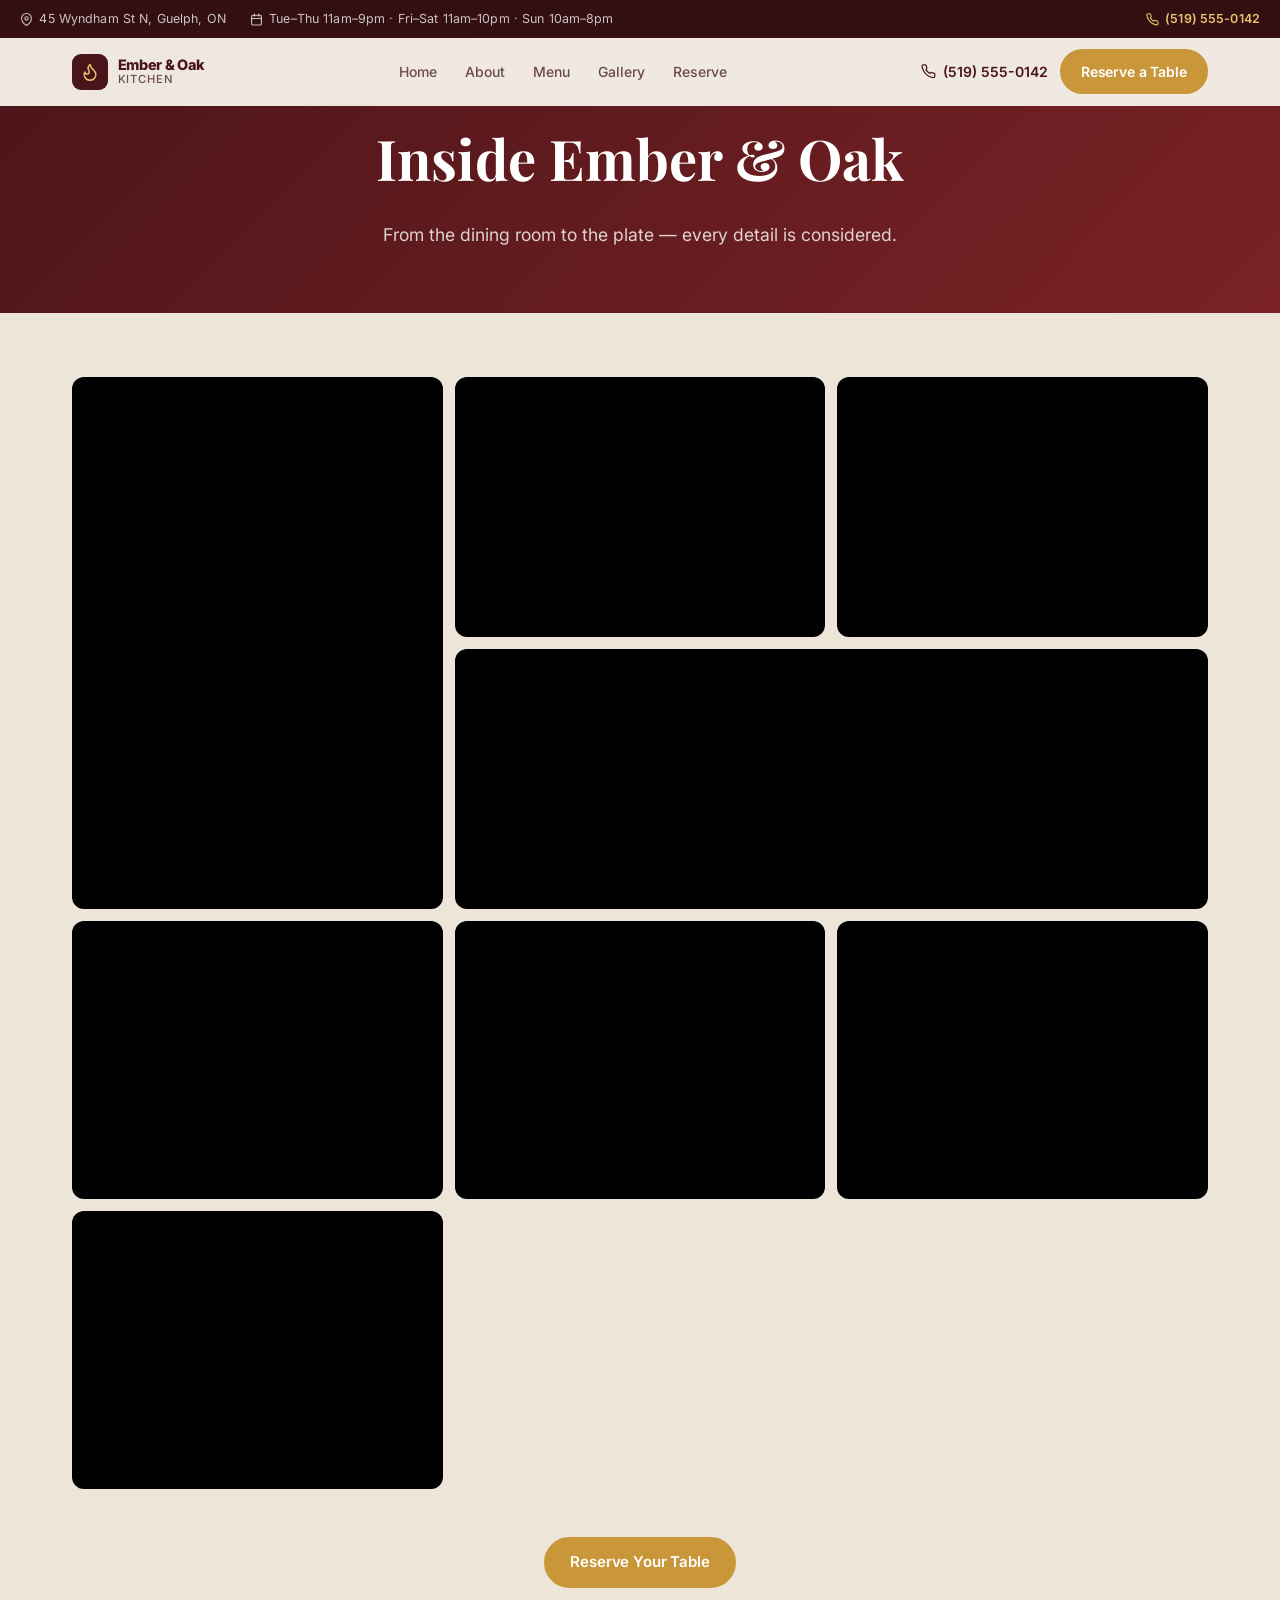
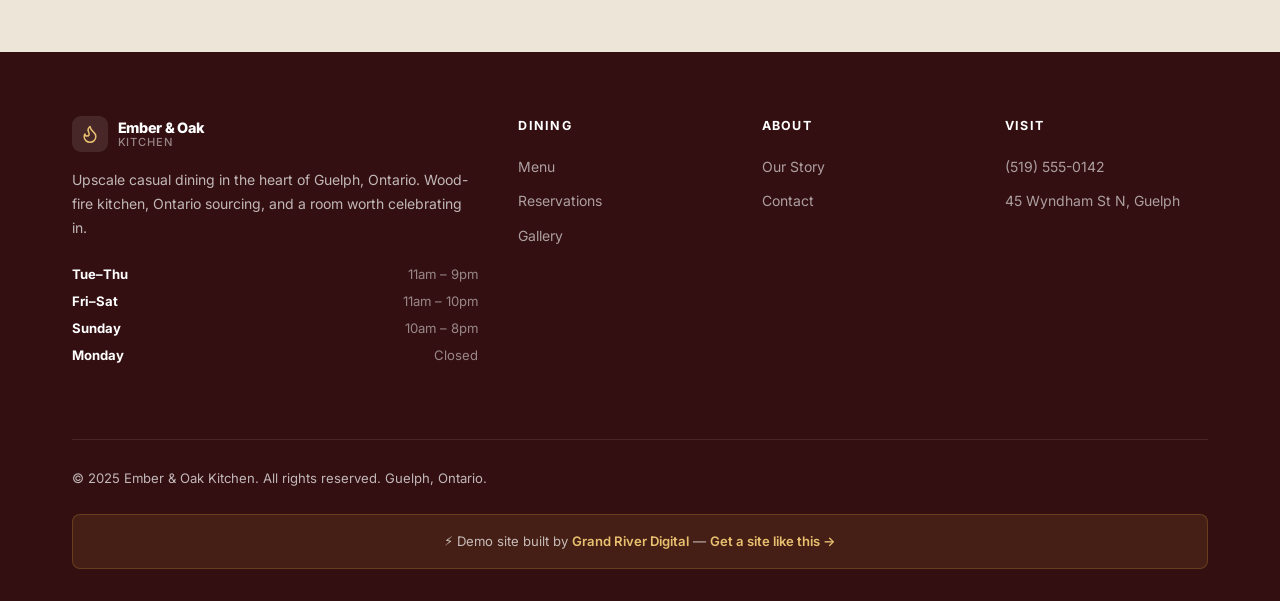
<file: gallery/index.html>
<!DOCTYPE html>
<html lang="en">
<head>
  <meta charset="UTF-8" />
  <meta name="viewport" content="width=device-width, initial-scale=1.0" />
  <meta name="theme-color" content="#4A1519" />
  <title>Gallery | Ember &amp; Oak Kitchen — Atmosphere &amp; Food Photos</title>
  <meta name="description" content="Photos from inside Ember &amp; Oak Kitchen — the dining room, bar and lounge, signature dishes, and our wood-fire kitchen in action. Located in Guelph, Ontario." />

  <link rel="preconnect" href="https://fonts.googleapis.com" />
  <link rel="preconnect" href="https://fonts.gstatic.com" crossorigin />
  <link rel="stylesheet" href="https://fonts.googleapis.com/css2?family=Inter:wght@300;400;500;600;700;800;900&family=Playfair+Display:ital,wght@0,600;0,700;1,600&display=swap" media="print" onload="this.media='all'" />
  <noscript><link rel="stylesheet" href="https://fonts.googleapis.com/css2?family=Inter:wght@300;400;500;600;700;800;900&family=Playfair+Display:ital,wght@0,600;0,700;1,600&display=swap" /></noscript>

  <script>
    var IMG_FALLBACK = 'data:image/svg+xml,%3Csvg xmlns=%22http://www.w3.org/2000/svg%22 width=%22800%22 height=%22600%22%3E%3Crect width=%22800%22 height=%22600%22 fill=%224A1519%22/%3E%3C/svg%3E';
    function imgFallback(img) { img.onerror = null; img.src = IMG_FALLBACK; }
  </script>

  <link rel="stylesheet" href="../styles.css" />
</head>
<body>

<!-- TOP BAR -->
<div id="topbar">
  <div class="topbar-left">
    <div class="topbar-item"><svg width="13" height="13" viewBox="0 0 24 24" fill="none" stroke="currentColor" stroke-width="2" stroke-linecap="round" stroke-linejoin="round" aria-hidden="true"><path d="M21 10c0 7-9 13-9 13s-9-6-9-13a9 9 0 0 1 18 0z"/><circle cx="12" cy="10" r="3"/></svg> 45 Wyndham St N, Guelph, ON</div>
    <div class="topbar-item"><svg width="13" height="13" viewBox="0 0 24 24" fill="none" stroke="currentColor" stroke-width="2" stroke-linecap="round" stroke-linejoin="round" aria-hidden="true"><rect x="3" y="4" width="18" height="18" rx="2"/><line x1="16" y1="2" x2="16" y2="6"/><line x1="8" y1="2" x2="8" y2="6"/><line x1="3" y1="10" x2="21" y2="10"/></svg> Tue–Thu 11am–9pm · Fri–Sat 11am–10pm · Sun 10am–8pm</div>
  </div>
  <a href="tel:5195550142" class="topbar-phone"><svg width="13" height="13" viewBox="0 0 24 24" fill="none" stroke="currentColor" stroke-width="2" stroke-linecap="round" stroke-linejoin="round" aria-hidden="true"><path d="M22 16.92v3a2 2 0 0 1-2.18 2 19.79 19.79 0 0 1-8.63-3.07A19.5 19.5 0 0 1 4.69 12 19.79 19.79 0 0 1 1.61 3.44 2 2 0 0 1 3.6 1.27h3a2 2 0 0 1 2 1.72 12.84 12.84 0 0 0 .7 2.81 2 2 0 0 1-.45 2.11L7.91 8.94a16 16 0 0 0 6.16 6.16l.94-.94a2 2 0 0 1 2.11-.45 12.84 12.84 0 0 0 2.81.7A2 2 0 0 1 22 16.92z"/></svg> (519) 555-0142</a>
</div>

<!-- HEADER -->
<header id="hdr">
  <div class="wrap hdr-inner">
    <a href="../" class="logo" aria-label="Ember &amp; Oak Kitchen — home">
      <div class="logo-icon" aria-hidden="true"><svg width="20" height="20" viewBox="0 0 24 24" fill="none" stroke="currentColor" stroke-width="1.75" stroke-linecap="round" stroke-linejoin="round"><path d="M8.5 14.5A2.5 2.5 0 0 0 11 12c0-1.38-.5-2-1-3-1.072-2.143-.224-4.054 2-6 .5 2.5 2 4.9 4 6.5 2 1.6 3 3.5 3 5.5a7 7 0 1 1-14 0c0-1.153.433-2.294 1-3a2.5 2.5 0 0 0 2.5 2.5z"/></svg></div>
      <div class="logo-text">Ember &amp; Oak <span>Kitchen</span></div>
    </a>
    <nav class="desktop-nav" aria-label="Main navigation">
      <a href="../">Home</a>
      <a href="../about/">About</a>
      <a href="../menu/">Menu</a>
      <a href="../gallery/" class="active">Gallery</a>
      <a href="../contact/">Reserve</a>
    </nav>
    <div class="hdr-right">
      <a href="tel:5195550142" class="hdr-phone"><svg width="15" height="15" viewBox="0 0 24 24" fill="none" stroke="currentColor" stroke-width="2" stroke-linecap="round" stroke-linejoin="round" aria-hidden="true"><path d="M22 16.92v3a2 2 0 0 1-2.18 2 19.79 19.79 0 0 1-8.63-3.07A19.5 19.5 0 0 1 4.69 12 19.79 19.79 0 0 1 1.61 3.44 2 2 0 0 1 3.6 1.27h3a2 2 0 0 1 2 1.72 12.84 12.84 0 0 0 .7 2.81 2 2 0 0 1-.45 2.11L7.91 8.94a16 16 0 0 0 6.16 6.16l.94-.94a2 2 0 0 1 2.11-.45 12.84 12.84 0 0 0 2.81.7A2 2 0 0 1 22 16.92z"/></svg> (519) 555-0142</a>
      <a href="../contact/" class="btn btn-primary btn-sm">Reserve a Table</a>
      <button class="hamburger" id="hamburger" aria-label="Toggle navigation menu" aria-expanded="false"><span></span><span></span><span></span></button>
    </div>
  </div>
</header>

<div id="mobile-nav" role="dialog" aria-modal="true" aria-label="Mobile navigation">
  <nav>
    <a href="../" class="mobile-link">Home</a>
    <a href="../about/" class="mobile-link">About</a>
    <a href="../menu/" class="mobile-link">Menu</a>
    <a href="../gallery/" class="mobile-link">Gallery</a>
    <a href="../contact/" class="mobile-link">Reserve</a>
  </nav>
  <div class="mobile-nav-cta">
    <a href="tel:5195550142" class="btn btn-outline-dk btn-lg" style="justify-content:center"><svg width="17" height="17" viewBox="0 0 24 24" fill="none" stroke="currentColor" stroke-width="2" stroke-linecap="round" stroke-linejoin="round" aria-hidden="true"><path d="M22 16.92v3a2 2 0 0 1-2.18 2 19.79 19.79 0 0 1-8.63-3.07A19.5 19.5 0 0 1 4.69 12 19.79 19.79 0 0 1 1.61 3.44 2 2 0 0 1 3.6 1.27h3a2 2 0 0 1 2 1.72 12.84 12.84 0 0 0 .7 2.81 2 2 0 0 1-.45 2.11L7.91 8.94a16 16 0 0 0 6.16 6.16l.94-.94a2 2 0 0 1 2.11-.45 12.84 12.84 0 0 0 2.81.7A2 2 0 0 1 22 16.92z"/></svg> (519) 555-0142</a>
    <a href="../contact/" class="btn btn-primary btn-lg" style="justify-content:center">Reserve a Table</a>
  </div>
</div>

<!-- PAGE HERO -->
<section class="page-hero" style="background:linear-gradient(135deg,#4A1519 0%,#7a2225 100%);padding:5rem 0 4rem;text-align:center;">
  <div class="wrap">
    <div class="eyebrow" style="color:rgba(201,151,58,.9);margin-bottom:.75rem;">Atmosphere &amp; Food</div>
    <h1 style="color:#fff;font-family:'Playfair Display',serif;font-size:clamp(2rem,5vw,3.5rem);margin-bottom:1rem;">Inside Ember &amp; Oak</h1>
    <p style="color:rgba(255,255,255,.8);font-size:1.1rem;max-width:560px;margin:0 auto;">From the dining room to the plate — every detail is considered.</p>
  </div>
</section>

<!-- GALLERY -->
<section id="gallery" aria-labelledby="gallery-title" style="padding:4rem 0;">
  <div class="wrap">
    <div class="gallery-grid" id="gallery-grid" role="list">
      <div class="gallery-item featured sr" data-src="https://images.pexels.com/photos/1267320/pexels-photo-1267320.jpeg?auto=compress&cs=tinysrgb&w=1400&h=900&dpr=1" data-caption="The Ember &amp; Oak dining experience — fine plating and warm ambiance" role="listitem" tabindex="0">
        <img src="https://images.pexels.com/photos/1267320/pexels-photo-1267320.jpeg?auto=compress&cs=tinysrgb&w=900&h=600&dpr=1" alt="Beautifully plated upscale dinner with wine" loading="lazy" onerror="imgFallback(this)" />
        <div class="gallery-overlay"><span class="gallery-label">Signature Plating</span></div>
        <div class="gallery-zoom" aria-hidden="true"><svg width="15" height="15" viewBox="0 0 24 24" fill="none" stroke="currentColor" stroke-width="2"><circle cx="11" cy="11" r="8"/><line x1="21" y1="21" x2="16.65" y2="16.65"/></svg></div>
      </div>
      <div class="gallery-item sr d1" data-src="https://images.pexels.com/photos/696218/pexels-photo-696218.jpeg?auto=compress&cs=tinysrgb&w=1000&h=700&dpr=1" data-caption="Candlelit dining room — intimate and warm" role="listitem" tabindex="0">
        <img src="https://images.pexels.com/photos/696218/pexels-photo-696218.jpeg?auto=compress&cs=tinysrgb&w=700&h=467&dpr=1" alt="Candlelit restaurant dining room with warm lighting" loading="lazy" onerror="imgFallback(this)" />
        <div class="gallery-overlay"><span class="gallery-label">The Dining Room</span></div>
        <div class="gallery-zoom" aria-hidden="true"><svg width="15" height="15" viewBox="0 0 24 24" fill="none" stroke="currentColor" stroke-width="2"><circle cx="11" cy="11" r="8"/><line x1="21" y1="21" x2="16.65" y2="16.65"/></svg></div>
      </div>
      <div class="gallery-item sr d2" data-src="https://images.pexels.com/photos/958545/pexels-photo-958545.jpeg?auto=compress&cs=tinysrgb&w=1000&h=700&dpr=1" data-caption="Chef at work — precision and passion in every dish" role="listitem" tabindex="0">
        <img src="https://images.pexels.com/photos/958545/pexels-photo-958545.jpeg?auto=compress&cs=tinysrgb&w=700&h=467&dpr=1" alt="Professional chef preparing a dish in modern kitchen" loading="lazy" onerror="imgFallback(this)" />
        <div class="gallery-overlay"><span class="gallery-label">The Kitchen</span></div>
        <div class="gallery-zoom" aria-hidden="true"><svg width="15" height="15" viewBox="0 0 24 24" fill="none" stroke="currentColor" stroke-width="2"><circle cx="11" cy="11" r="8"/><line x1="21" y1="21" x2="16.65" y2="16.65"/></svg></div>
      </div>
      <div class="gallery-item wide sr d1" data-src="https://images.pexels.com/photos/941861/pexels-photo-941861.jpeg?auto=compress&cs=tinysrgb&w=1400&h=800&dpr=1" data-caption="Bar and lounge — Ontario craft cocktails and local wines" role="listitem" tabindex="0">
        <img src="https://images.pexels.com/photos/941861/pexels-photo-941861.jpeg?auto=compress&cs=tinysrgb&w=900&h=500&dpr=1" alt="Elegant restaurant bar with mood lighting and cocktails" loading="lazy" onerror="imgFallback(this)" />
        <div class="gallery-overlay"><span class="gallery-label">Bar &amp; Lounge</span></div>
        <div class="gallery-zoom" aria-hidden="true"><svg width="15" height="15" viewBox="0 0 24 24" fill="none" stroke="currentColor" stroke-width="2"><circle cx="11" cy="11" r="8"/><line x1="21" y1="21" x2="16.65" y2="16.65"/></svg></div>
      </div>
      <div class="gallery-item sr d2" data-src="https://images.pexels.com/photos/1640777/pexels-photo-1640777.jpeg?auto=compress&cs=tinysrgb&w=1000&h=700&dpr=1" data-caption="Burrata &amp; Heirloom — a starter worth savouring" role="listitem" tabindex="0">
        <img src="https://images.pexels.com/photos/1640777/pexels-photo-1640777.jpeg?auto=compress&cs=tinysrgb&w=700&h=467&dpr=1" alt="Fresh burrata with heirloom tomatoes and herbs" loading="lazy" onerror="imgFallback(this)" />
        <div class="gallery-overlay"><span class="gallery-label">Burrata Starter</span></div>
        <div class="gallery-zoom" aria-hidden="true"><svg width="15" height="15" viewBox="0 0 24 24" fill="none" stroke="currentColor" stroke-width="2"><circle cx="11" cy="11" r="8"/><line x1="21" y1="21" x2="16.65" y2="16.65"/></svg></div>
      </div>
      <div class="gallery-item sr d3" data-src="https://images.pexels.com/photos/675951/pexels-photo-675951.jpeg?auto=compress&cs=tinysrgb&w=1000&h=700&dpr=1" data-caption="Ember-fired côte de bœuf — our signature wood-fire main" role="listitem" tabindex="0">
        <img src="https://images.pexels.com/photos/675951/pexels-photo-675951.jpeg?auto=compress&cs=tinysrgb&w=700&h=467&dpr=1" alt="Perfectly cooked ribeye steak with chimichurri" loading="lazy" onerror="imgFallback(this)" />
        <div class="gallery-overlay"><span class="gallery-label">Signature Steak</span></div>
        <div class="gallery-zoom" aria-hidden="true"><svg width="15" height="15" viewBox="0 0 24 24" fill="none" stroke="currentColor" stroke-width="2"><circle cx="11" cy="11" r="8"/><line x1="21" y1="21" x2="16.65" y2="16.65"/></svg></div>
      </div>
      <div class="gallery-item sr d2" data-src="https://images.pexels.com/photos/1581384/pexels-photo-1581384.jpeg?auto=compress&cs=tinysrgb&w=1000&h=700&dpr=1" data-caption="Ember &amp; Oak exterior — 45 Wyndham St N, Guelph" role="listitem" tabindex="0">
        <img src="https://images.pexels.com/photos/1581384/pexels-photo-1581384.jpeg?auto=compress&cs=tinysrgb&w=700&h=467&dpr=1" alt="Exterior of Ember and Oak Kitchen restaurant in downtown Guelph" loading="lazy" onerror="imgFallback(this)" />
        <div class="gallery-overlay"><span class="gallery-label">Our Space</span></div>
        <div class="gallery-zoom" aria-hidden="true"><svg width="15" height="15" viewBox="0 0 24 24" fill="none" stroke="currentColor" stroke-width="2"><circle cx="11" cy="11" r="8"/><line x1="21" y1="21" x2="16.65" y2="16.65"/></svg></div>
      </div>
      <div class="gallery-item sr d3" data-src="https://images.pexels.com/photos/291528/pexels-photo-291528.jpeg?auto=compress&cs=tinysrgb&w=1000&h=700&dpr=1" data-caption="Valrhona Chocolate Fondant — order ahead, worth every minute" role="listitem" tabindex="0">
        <img src="https://images.pexels.com/photos/291528/pexels-photo-291528.jpeg?auto=compress&cs=tinysrgb&w=700&h=467&dpr=1" alt="Warm chocolate fondant with vanilla ice cream" loading="lazy" onerror="imgFallback(this)" />
        <div class="gallery-overlay"><span class="gallery-label">Chocolate Fondant</span></div>
        <div class="gallery-zoom" aria-hidden="true"><svg width="15" height="15" viewBox="0 0 24 24" fill="none" stroke="currentColor" stroke-width="2"><circle cx="11" cy="11" r="8"/><line x1="21" y1="21" x2="16.65" y2="16.65"/></svg></div>
      </div>
    </div>

    <div class="gallery-cta sr" style="margin-top:3rem;text-align:center;">
      <a href="../contact/" class="btn btn-primary" style="background:#C9973A;border-color:#C9973A;">Reserve Your Table</a>
    </div>
  </div>
</section>

<!-- LIGHTBOX -->
<div id="lightbox" role="dialog" aria-modal="true" aria-label="Image viewer">
  <button class="lb-close" id="lb-close" aria-label="Close image viewer"><svg width="18" height="18" viewBox="0 0 24 24" fill="none" stroke="currentColor" stroke-width="2.5" stroke-linecap="round" stroke-linejoin="round"><line x1="18" y1="6" x2="6" y2="18"/><line x1="6" y1="6" x2="18" y2="18"/></svg></button>
  <button class="lb-nav lb-prev" id="lb-prev" aria-label="Previous image"><svg width="18" height="18" viewBox="0 0 24 24" fill="none" stroke="currentColor" stroke-width="2.5" stroke-linecap="round" stroke-linejoin="round"><polyline points="15 18 9 12 15 6"/></svg></button>
  <img id="lb-img" src="" alt="" onerror="imgFallback(this)" />
  <button class="lb-nav lb-next" id="lb-next" aria-label="Next image"><svg width="18" height="18" viewBox="0 0 24 24" fill="none" stroke="currentColor" stroke-width="2.5" stroke-linecap="round" stroke-linejoin="round"><polyline points="9 18 15 12 9 6"/></svg></button>
  <div class="lb-caption" id="lb-caption"></div>
</div>

<!-- FOOTER -->
<footer aria-label="Site footer">
  <div class="wrap">
    <div class="footer-grid">
      <div class="footer-brand">
        <a href="../" class="logo" aria-label="Ember &amp; Oak Kitchen home">
          <div class="logo-icon" aria-hidden="true"><svg width="20" height="20" viewBox="0 0 24 24" fill="none" stroke="currentColor" stroke-width="1.75" stroke-linecap="round" stroke-linejoin="round"><path d="M8.5 14.5A2.5 2.5 0 0 0 11 12c0-1.38-.5-2-1-3-1.072-2.143-.224-4.054 2-6 .5 2.5 2 4.9 4 6.5 2 1.6 3 3.5 3 5.5a7 7 0 1 1-14 0c0-1.153.433-2.294 1-3a2.5 2.5 0 0 0 2.5 2.5z"/></svg></div>
          <div class="logo-text">Ember &amp; Oak <span>Kitchen</span></div>
        </a>
        <p>Upscale casual dining in the heart of Guelph, Ontario. Wood-fire kitchen, Ontario sourcing, and a room worth celebrating in.</p>
        <div class="footer-hours">
          <div class="footer-hour"><strong>Tue–Thu</strong><span>11am – 9pm</span></div>
          <div class="footer-hour"><strong>Fri–Sat</strong><span>11am – 10pm</span></div>
          <div class="footer-hour"><strong>Sunday</strong><span>10am – 8pm</span></div>
          <div class="footer-hour"><strong>Monday</strong><span>Closed</span></div>
        </div>
      </div>
      <div class="footer-col"><h5>Dining</h5><ul><li><a href="../menu/">Menu</a></li><li><a href="../contact/">Reservations</a></li><li><a href="../gallery/">Gallery</a></li></ul></div>
      <div class="footer-col"><h5>About</h5><ul><li><a href="../about/">Our Story</a></li><li><a href="../contact/">Contact</a></li></ul></div>
      <div class="footer-col"><h5>Visit</h5><ul><li><a href="tel:5195550142">(519) 555-0142</a></li><li><a href="#">45 Wyndham St N, Guelph</a></li></ul></div>
    </div>
    <div class="footer-bottom"><p class="footer-copy">© 2025 Ember &amp; Oak Kitchen. All rights reserved. Guelph, Ontario.</p></div>
    <div class="footer-demo-banner"><p>⚡ Demo site built by <a href="https://grandriverdigital.ca" target="_blank" rel="noopener noreferrer">Grand River Digital</a> — <a href="https://grandriverdigital.ca/contact" target="_blank" rel="noopener noreferrer">Get a site like this →</a></p></div>
  </div>
</footer>

<div id="mob-bar" role="navigation" aria-label="Quick contact">
  <a href="tel:5195550142" class="btn btn-primary"><svg width="16" height="16" viewBox="0 0 24 24" fill="none" stroke="currentColor" stroke-width="2.2" stroke-linecap="round" stroke-linejoin="round" aria-hidden="true"><path d="M22 16.92v3a2 2 0 0 1-2.18 2 19.79 19.79 0 0 1-8.63-3.07A19.5 19.5 0 0 1 4.69 12 19.79 19.79 0 0 1 1.61 3.44 2 2 0 0 1 3.6 1.27h3a2 2 0 0 1 2 1.72 12.84 12.84 0 0 0 .7 2.81 2 2 0 0 1-.45 2.11L7.91 8.94a16 16 0 0 0 6.16 6.16l.94-.94a2 2 0 0 1 2.11-.45 12.84 12.84 0 0 0 2.81.7A2 2 0 0 1 22 16.92z"/></svg> Call Now</a>
  <a href="../contact/" class="btn btn-outline-dk">Book a Table</a>
</div>
<script src="../script.js"></script>
</body>
</html>
</file>
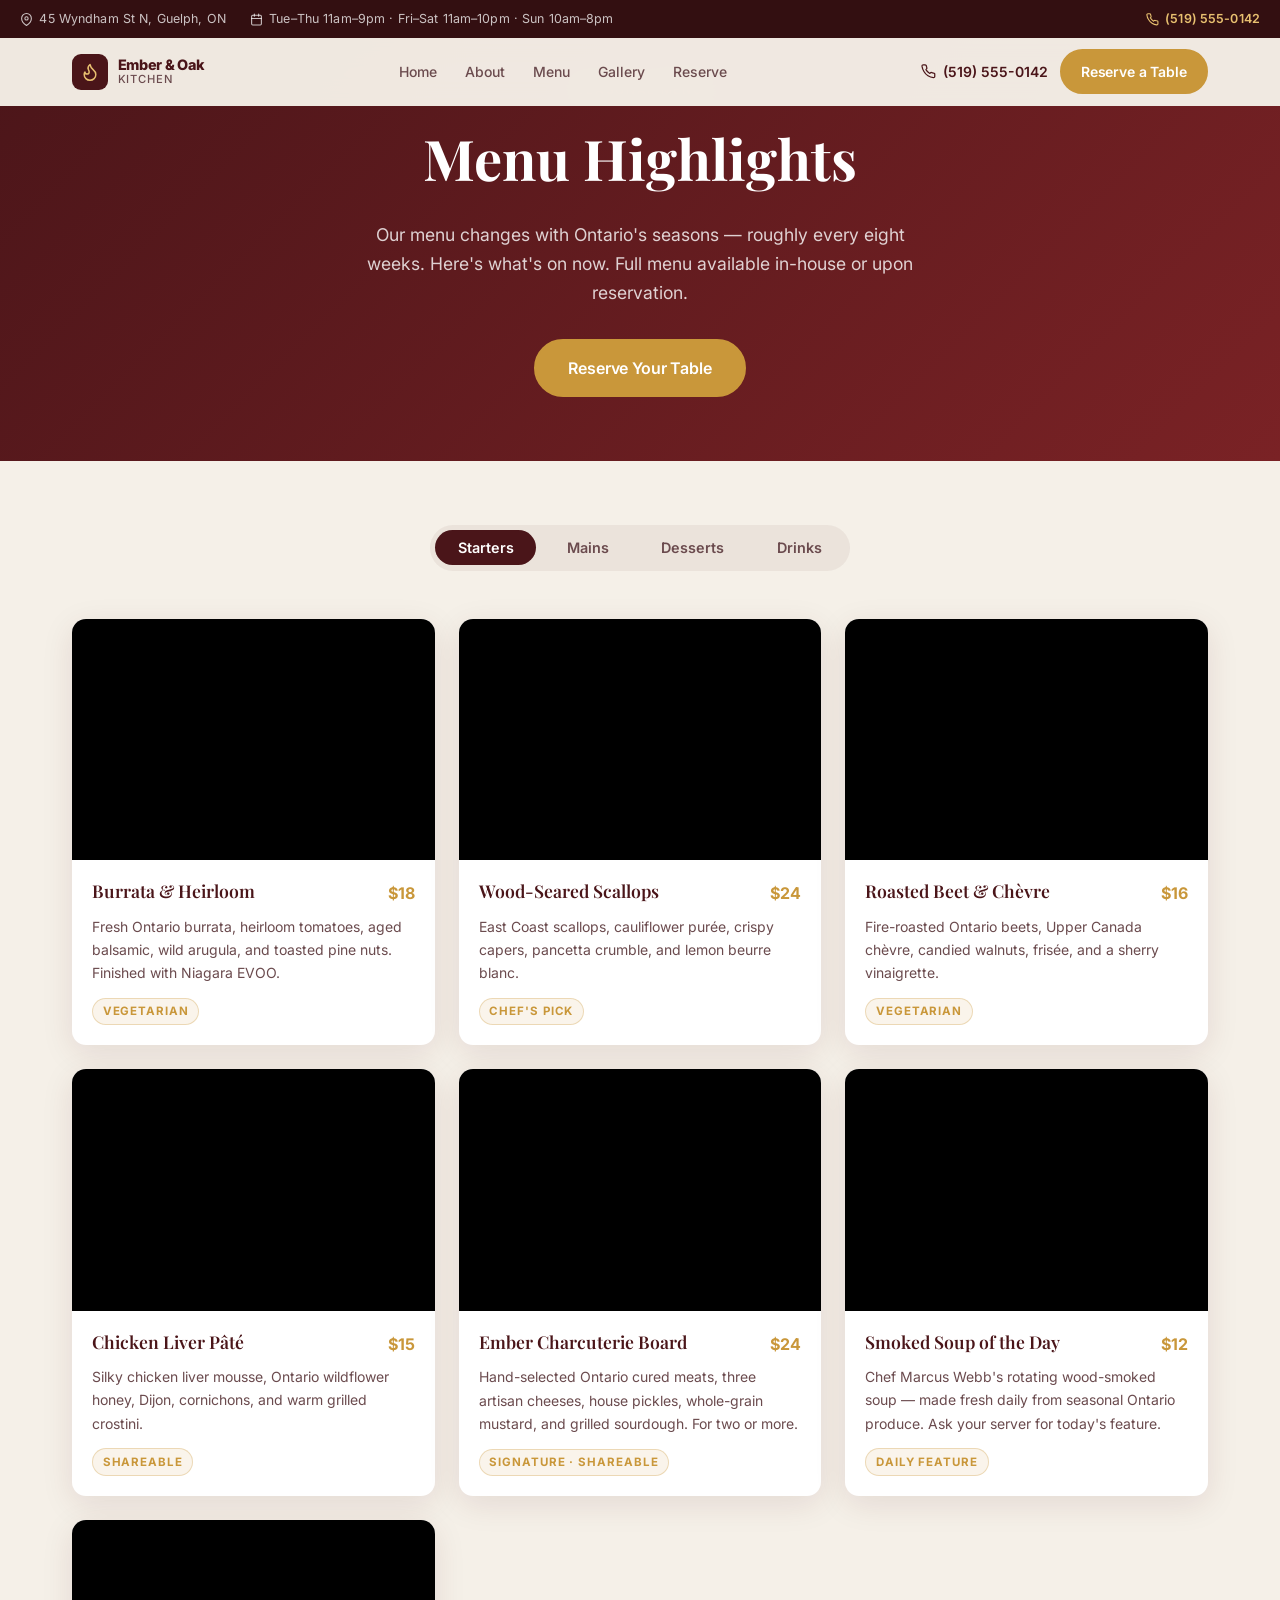
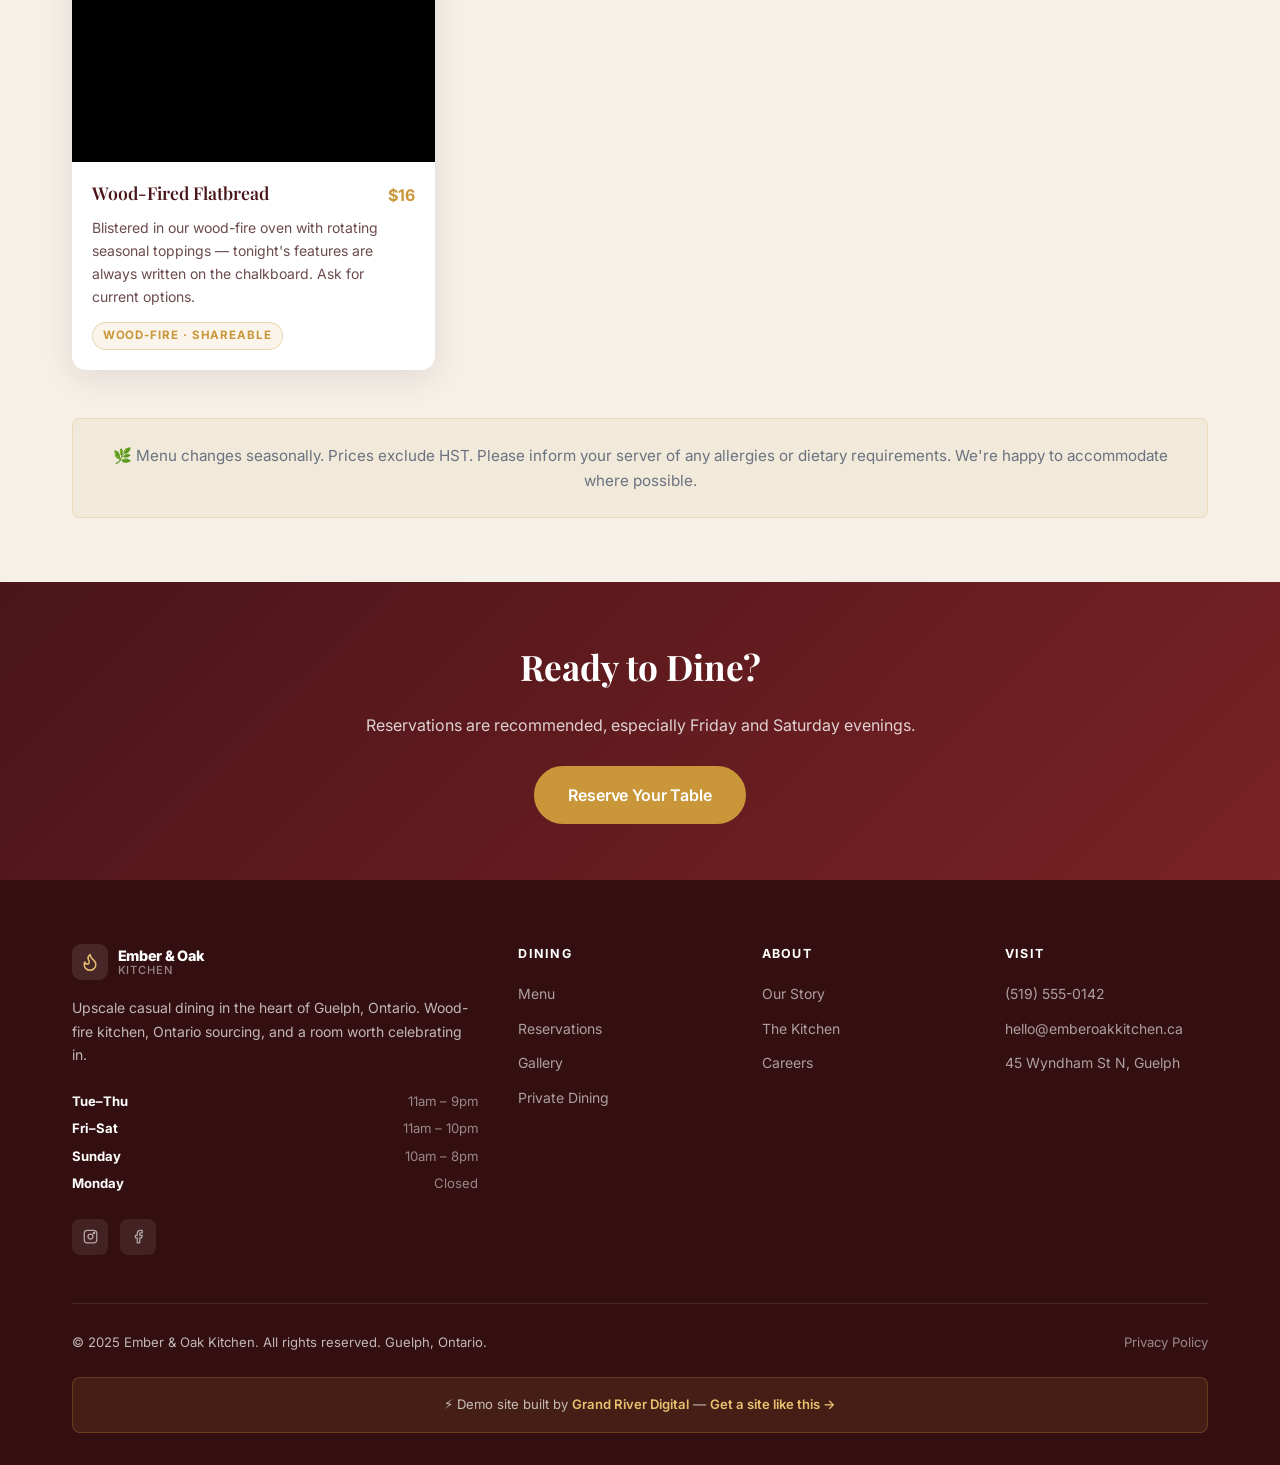
<file: menu/index.html>
<!DOCTYPE html>
<html lang="en">
<head>
  <meta charset="UTF-8" />
  <meta name="viewport" content="width=device-width, initial-scale=1.0" />
  <meta name="theme-color" content="#4A1519" />
  <title>Menu | Ember &amp; Oak Kitchen — Seasonal Dining in Guelph, ON</title>
  <meta name="description" content="Explore the seasonal menu at Ember &amp; Oak Kitchen. Starters, wood-fired mains, desserts, and Ontario wine. Menu changes every 8 weeks." />

  <link rel="preconnect" href="https://fonts.googleapis.com" />
  <link rel="preconnect" href="https://fonts.gstatic.com" crossorigin />
  <link rel="stylesheet" href="https://fonts.googleapis.com/css2?family=Inter:wght@300;400;500;600;700;800;900&family=Playfair+Display:ital,wght@0,600;0,700;1,600&display=swap" media="print" onload="this.media='all'" />
  <noscript><link rel="stylesheet" href="https://fonts.googleapis.com/css2?family=Inter:wght@300;400;500;600;700;800;900&family=Playfair+Display:ital,wght@0,600;0,700;1,600&display=swap" /></noscript>

  <script>
    var IMG_FALLBACK = 'data:image/svg+xml,%3Csvg xmlns=%22http://www.w3.org/2000/svg%22 width=%22800%22 height=%22600%22%3E%3Crect width=%22800%22 height=%22600%22 fill=%224A1519%22/%3E%3C/svg%3E';
    function imgFallback(img) { img.onerror = null; img.src = IMG_FALLBACK; }
  </script>

  <link rel="stylesheet" href="../styles.css" />
</head>
<body>

<!-- TOP BAR -->
<div id="topbar">
  <div class="topbar-left">
    <div class="topbar-item">
      <svg width="13" height="13" viewBox="0 0 24 24" fill="none" stroke="currentColor" stroke-width="2" stroke-linecap="round" stroke-linejoin="round" aria-hidden="true"><path d="M21 10c0 7-9 13-9 13s-9-6-9-13a9 9 0 0 1 18 0z"/><circle cx="12" cy="10" r="3"/></svg>
      45 Wyndham St N, Guelph, ON
    </div>
    <div class="topbar-item">
      <svg width="13" height="13" viewBox="0 0 24 24" fill="none" stroke="currentColor" stroke-width="2" stroke-linecap="round" stroke-linejoin="round" aria-hidden="true"><rect x="3" y="4" width="18" height="18" rx="2"/><line x1="16" y1="2" x2="16" y2="6"/><line x1="8" y1="2" x2="8" y2="6"/><line x1="3" y1="10" x2="21" y2="10"/></svg>
      Tue–Thu 11am–9pm · Fri–Sat 11am–10pm · Sun 10am–8pm
    </div>
  </div>
  <a href="tel:5195550142" class="topbar-phone">
    <svg width="13" height="13" viewBox="0 0 24 24" fill="none" stroke="currentColor" stroke-width="2" stroke-linecap="round" stroke-linejoin="round" aria-hidden="true"><path d="M22 16.92v3a2 2 0 0 1-2.18 2 19.79 19.79 0 0 1-8.63-3.07A19.5 19.5 0 0 1 4.69 12 19.79 19.79 0 0 1 1.61 3.44 2 2 0 0 1 3.6 1.27h3a2 2 0 0 1 2 1.72 12.84 12.84 0 0 0 .7 2.81 2 2 0 0 1-.45 2.11L7.91 8.94a16 16 0 0 0 6.16 6.16l.94-.94a2 2 0 0 1 2.11-.45 12.84 12.84 0 0 0 2.81.7A2 2 0 0 1 22 16.92z"/></svg>
    (519) 555-0142
  </a>
</div>

<!-- HEADER -->
<header id="hdr">
  <div class="wrap hdr-inner">
    <a href="../" class="logo" aria-label="Ember &amp; Oak Kitchen — home">
      <div class="logo-icon" aria-hidden="true">
        <svg width="20" height="20" viewBox="0 0 24 24" fill="none" stroke="currentColor" stroke-width="1.75" stroke-linecap="round" stroke-linejoin="round"><path d="M8.5 14.5A2.5 2.5 0 0 0 11 12c0-1.38-.5-2-1-3-1.072-2.143-.224-4.054 2-6 .5 2.5 2 4.9 4 6.5 2 1.6 3 3.5 3 5.5a7 7 0 1 1-14 0c0-1.153.433-2.294 1-3a2.5 2.5 0 0 0 2.5 2.5z"/></svg>
      </div>
      <div class="logo-text">Ember &amp; Oak <span>Kitchen</span></div>
    </a>
    <nav class="desktop-nav" aria-label="Main navigation">
      <a href="../">Home</a>
      <a href="../about/">About</a>
      <a href="../menu/" class="active">Menu</a>
      <a href="../gallery/">Gallery</a>
      <a href="../contact/">Reserve</a>
    </nav>
    <div class="hdr-right">
      <a href="tel:5195550142" class="hdr-phone" aria-label="Call us">
        <svg width="15" height="15" viewBox="0 0 24 24" fill="none" stroke="currentColor" stroke-width="2" stroke-linecap="round" stroke-linejoin="round" aria-hidden="true"><path d="M22 16.92v3a2 2 0 0 1-2.18 2 19.79 19.79 0 0 1-8.63-3.07A19.5 19.5 0 0 1 4.69 12 19.79 19.79 0 0 1 1.61 3.44 2 2 0 0 1 3.6 1.27h3a2 2 0 0 1 2 1.72 12.84 12.84 0 0 0 .7 2.81 2 2 0 0 1-.45 2.11L7.91 8.94a16 16 0 0 0 6.16 6.16l.94-.94a2 2 0 0 1 2.11-.45 12.84 12.84 0 0 0 2.81.7A2 2 0 0 1 22 16.92z"/></svg>
        (519) 555-0142
      </a>
      <a href="../contact/" class="btn btn-primary btn-sm">Reserve a Table</a>
      <button class="hamburger" id="hamburger" aria-label="Toggle navigation menu" aria-expanded="false"><span></span><span></span><span></span></button>
    </div>
  </div>
</header>

<!-- Mobile Nav -->
<div id="mobile-nav" role="dialog" aria-modal="true" aria-label="Mobile navigation">
  <nav>
    <a href="../" class="mobile-link">Home</a>
    <a href="../about/" class="mobile-link">About</a>
    <a href="../menu/" class="mobile-link">Menu</a>
    <a href="../gallery/" class="mobile-link">Gallery</a>
    <a href="../contact/" class="mobile-link">Reserve</a>
  </nav>
  <div class="mobile-nav-cta">
    <a href="tel:5195550142" class="btn btn-outline-dk btn-lg" style="justify-content:center">
      <svg width="17" height="17" viewBox="0 0 24 24" fill="none" stroke="currentColor" stroke-width="2" stroke-linecap="round" stroke-linejoin="round" aria-hidden="true"><path d="M22 16.92v3a2 2 0 0 1-2.18 2 19.79 19.79 0 0 1-8.63-3.07A19.5 19.5 0 0 1 4.69 12 19.79 19.79 0 0 1 1.61 3.44 2 2 0 0 1 3.6 1.27h3a2 2 0 0 1 2 1.72 12.84 12.84 0 0 0 .7 2.81 2 2 0 0 1-.45 2.11L7.91 8.94a16 16 0 0 0 6.16 6.16l.94-.94a2 2 0 0 1 2.11-.45 12.84 12.84 0 0 0 2.81.7A2 2 0 0 1 22 16.92z"/></svg>
      (519) 555-0142
    </a>
    <a href="../contact/" class="btn btn-primary btn-lg" style="justify-content:center">Reserve a Table</a>
  </div>
</div>

<!-- PAGE HERO -->
<section class="page-hero" style="background:linear-gradient(135deg,#4A1519 0%,#7a2225 100%);padding:5rem 0 4rem;text-align:center;">
  <div class="wrap">
    <div class="eyebrow" style="color:rgba(201,151,58,.9);margin-bottom:.75rem;">Seasonal Menu</div>
    <h1 style="color:#fff;font-family:'Playfair Display',serif;font-size:clamp(2rem,5vw,3.5rem);margin-bottom:1rem;">Menu Highlights</h1>
    <p style="color:rgba(255,255,255,.8);font-size:1.1rem;max-width:560px;margin:0 auto 2rem;">Our menu changes with Ontario's seasons — roughly every eight weeks. Here's what's on now. Full menu available in-house or upon reservation.</p>
    <a href="../contact/" class="btn btn-primary btn-lg" style="background:#C9973A;border-color:#C9973A;">Reserve Your Table</a>
  </div>
</section>

<!-- MENU FULL -->
<section id="menu" aria-labelledby="menu-page-title" style="padding:4rem 0;">
  <div class="wrap">

    <div class="menu-tabs sr d1" role="tablist" aria-label="Menu categories">
      <button class="menu-tab active" role="tab" aria-selected="true" aria-controls="tab-apps" id="btn-apps">Starters</button>
      <button class="menu-tab" role="tab" aria-selected="false" aria-controls="tab-mains" id="btn-mains">Mains</button>
      <button class="menu-tab" role="tab" aria-selected="false" aria-controls="tab-desserts" id="btn-desserts">Desserts</button>
      <button class="menu-tab" role="tab" aria-selected="false" aria-controls="tab-drinks" id="btn-drinks">Drinks</button>
    </div>

    <!-- STARTERS -->
    <div class="menu-panel active" id="tab-apps" role="tabpanel" aria-labelledby="btn-apps">
      <div class="menu-grid">
        <article class="menu-card sr d1">
          <div class="menu-card__img"><img src="https://images.pexels.com/photos/1640777/pexels-photo-1640777.jpeg?auto=compress&cs=tinysrgb&w=600&h=400&dpr=1" alt="Burrata salad with heirloom tomatoes and fresh herbs" loading="lazy" onerror="imgFallback(this)" /></div>
          <div class="menu-card__body">
            <div class="menu-card__top"><h3>Burrata &amp; Heirloom</h3><span class="menu-price">$18</span></div>
            <p>Fresh Ontario burrata, heirloom tomatoes, aged balsamic, wild arugula, and toasted pine nuts. Finished with Niagara EVOO.</p>
            <span class="menu-tag">Vegetarian</span>
          </div>
        </article>
        <article class="menu-card sr d2">
          <div class="menu-card__img"><img src="https://images.pexels.com/photos/699953/pexels-photo-699953.jpeg?auto=compress&cs=tinysrgb&w=600&h=400&dpr=1" alt="Seared scallops with cauliflower purée" loading="lazy" onerror="imgFallback(this)" /></div>
          <div class="menu-card__body">
            <div class="menu-card__top"><h3>Wood-Seared Scallops</h3><span class="menu-price">$24</span></div>
            <p>East Coast scallops, cauliflower purée, crispy capers, pancetta crumble, and lemon beurre blanc.</p>
            <span class="menu-tag">Chef's Pick</span>
          </div>
        </article>
        <article class="menu-card sr d3">
          <div class="menu-card__img"><img src="https://images.pexels.com/photos/1640772/pexels-photo-1640772.jpeg?auto=compress&cs=tinysrgb&w=600&h=400&dpr=1" alt="Roasted beet and goat cheese salad" loading="lazy" onerror="imgFallback(this)" /></div>
          <div class="menu-card__body">
            <div class="menu-card__top"><h3>Roasted Beet &amp; Chèvre</h3><span class="menu-price">$16</span></div>
            <p>Fire-roasted Ontario beets, Upper Canada chèvre, candied walnuts, frisée, and a sherry vinaigrette.</p>
            <span class="menu-tag">Vegetarian</span>
          </div>
        </article>
        <article class="menu-card sr d2">
          <div class="menu-card__img"><img src="https://images.pexels.com/photos/1640777/pexels-photo-1640777.jpeg?auto=compress&cs=tinysrgb&w=600&h=400&dpr=1" alt="Chicken liver pâté with crostini" loading="lazy" onerror="imgFallback(this)" /></div>
          <div class="menu-card__body">
            <div class="menu-card__top"><h3>Chicken Liver Pâté</h3><span class="menu-price">$15</span></div>
            <p>Silky chicken liver mousse, Ontario wildflower honey, Dijon, cornichons, and warm grilled crostini.</p>
            <span class="menu-tag">Shareable</span>
          </div>
        </article>
        <article class="menu-card sr d3">
          <div class="menu-card__img"><img src="https://images.pexels.com/photos/1267320/pexels-photo-1267320.jpeg?auto=compress&cs=tinysrgb&w=600&h=400&dpr=1" alt="Ember Charcuterie Board with cured meats and Ontario cheeses" loading="lazy" onerror="imgFallback(this)" /></div>
          <div class="menu-card__body">
            <div class="menu-card__top"><h3>Ember Charcuterie Board</h3><span class="menu-price">$24</span></div>
            <p>Hand-selected Ontario cured meats, three artisan cheeses, house pickles, whole-grain mustard, and grilled sourdough. For two or more.</p>
            <span class="menu-tag">Signature · Shareable</span>
          </div>
        </article>
        <article class="menu-card sr d2">
          <div class="menu-card__img"><img src="https://images.pexels.com/photos/1640777/pexels-photo-1640777.jpeg?auto=compress&cs=tinysrgb&w=600&h=400&dpr=1" alt="Smoked soup of the day with fresh herbs" loading="lazy" onerror="imgFallback(this)" /></div>
          <div class="menu-card__body">
            <div class="menu-card__top"><h3>Smoked Soup of the Day</h3><span class="menu-price">$12</span></div>
            <p>Chef Marcus Webb's rotating wood-smoked soup — made fresh daily from seasonal Ontario produce. Ask your server for today's feature.</p>
            <span class="menu-tag">Daily Feature</span>
          </div>
        </article>
        <article class="menu-card sr d3">
          <div class="menu-card__img"><img src="https://images.pexels.com/photos/1640772/pexels-photo-1640772.jpeg?auto=compress&cs=tinysrgb&w=600&h=400&dpr=1" alt="Wood-fired flatbread with toppings" loading="lazy" onerror="imgFallback(this)" /></div>
          <div class="menu-card__body">
            <div class="menu-card__top"><h3>Wood-Fired Flatbread</h3><span class="menu-price">$16</span></div>
            <p>Blistered in our wood-fire oven with rotating seasonal toppings — tonight's features are always written on the chalkboard. Ask for current options.</p>
            <span class="menu-tag">Wood-Fire · Shareable</span>
          </div>
        </article>
      </div>
    </div>

    <!-- MAINS -->
    <div class="menu-panel" id="tab-mains" role="tabpanel" aria-labelledby="btn-mains" hidden>
      <div class="menu-grid">
        <article class="menu-card sr d1">
          <div class="menu-card__img"><img src="https://images.pexels.com/photos/675951/pexels-photo-675951.jpeg?auto=compress&cs=tinysrgb&w=600&h=400&dpr=1" alt="Wood-fired prime ribeye steak" loading="lazy" onerror="imgFallback(this)" /></div>
          <div class="menu-card__body">
            <div class="menu-card__top"><h3>Ember-Fired Côte de Bœuf</h3><span class="menu-price">$58</span></div>
            <p>14oz Prince Edward County dry-aged côte de bœuf, chimichurri, bone marrow butter, crispy shallots, duck-fat frites.</p>
            <span class="menu-tag">Signature</span>
          </div>
        </article>
        <article class="menu-card sr d2">
          <div class="menu-card__img"><img src="https://images.pexels.com/photos/1640773/pexels-photo-1640773.jpeg?auto=compress&cs=tinysrgb&w=600&h=400&dpr=1" alt="Pan-seared salmon" loading="lazy" onerror="imgFallback(this)" /></div>
          <div class="menu-card__body">
            <div class="menu-card__top"><h3>Ontario Lake Trout</h3><span class="menu-price">$42</span></div>
            <p>Wild lake trout, brown butter, caperberries, fennel confit, crushed Niagara fingerlings, and watercress.</p>
            <span class="menu-tag">Seasonal</span>
          </div>
        </article>
        <article class="menu-card sr d3">
          <div class="menu-card__img"><img src="https://images.pexels.com/photos/1640774/pexels-photo-1640774.jpeg?auto=compress&cs=tinysrgb&w=600&h=400&dpr=1" alt="Mushroom risotto with truffle oil" loading="lazy" onerror="imgFallback(this)" /></div>
          <div class="menu-card__body">
            <div class="menu-card__top"><h3>Mushroom &amp; Truffle Risotto</h3><span class="menu-price">$34</span></div>
            <p>Wild Ontario mushrooms, aged Parmigiano-Reggiano, black truffle oil, confit garlic, and crispy sage.</p>
            <span class="menu-tag">Vegetarian</span>
          </div>
        </article>
        <article class="menu-card sr d2">
          <div class="menu-card__img"><img src="https://images.pexels.com/photos/675951/pexels-photo-675951.jpeg?auto=compress&cs=tinysrgb&w=600&h=400&dpr=1" alt="Roasted half chicken with seasonal sides" loading="lazy" onerror="imgFallback(this)" /></div>
          <div class="menu-card__body">
            <div class="menu-card__top"><h3>Wood-Roasted Half Chicken</h3><span class="menu-price">$38</span></div>
            <p>Free-range Ontario chicken, herb and lemon, roasted root vegetables, crispy skin, and a pan jus.</p>
            <span class="menu-tag">Farm-to-Table</span>
          </div>
        </article>
      </div>
    </div>

    <!-- DESSERTS -->
    <div class="menu-panel" id="tab-desserts" role="tabpanel" aria-labelledby="btn-desserts" hidden>
      <div class="menu-grid">
        <article class="menu-card sr d1">
          <div class="menu-card__img"><img src="https://images.pexels.com/photos/291528/pexels-photo-291528.jpeg?auto=compress&cs=tinysrgb&w=600&h=400&dpr=1" alt="Chocolate fondant with vanilla ice cream" loading="lazy" onerror="imgFallback(this)" /></div>
          <div class="menu-card__body">
            <div class="menu-card__top"><h3>Valrhona Chocolate Fondant</h3><span class="menu-price">$16</span></div>
            <p>Warm dark chocolate fondant, hand-churned vanilla bean ice cream, salted caramel, and toasted hazelnuts. Order ahead.</p>
            <span class="menu-tag">Must Try</span>
          </div>
        </article>
        <article class="menu-card sr d2">
          <div class="menu-card__img"><img src="https://images.pexels.com/photos/291528/pexels-photo-291528.jpeg?auto=compress&cs=tinysrgb&w=600&h=400&dpr=1" alt="Seasonal fruit tart with pastry cream" loading="lazy" onerror="imgFallback(this)" /></div>
          <div class="menu-card__body">
            <div class="menu-card__top"><h3>Ontario Fruit Tart</h3><span class="menu-price">$14</span></div>
            <p>Buttery pastry shell, vanilla pastry cream, seasonal Ontario fruit, and an apricot glaze. Changes with the harvest.</p>
            <span class="menu-tag">Seasonal</span>
          </div>
        </article>
        <article class="menu-card sr d3">
          <div class="menu-card__img"><img src="https://images.pexels.com/photos/291528/pexels-photo-291528.jpeg?auto=compress&cs=tinysrgb&w=600&h=400&dpr=1" alt="Artisan cheese board selection" loading="lazy" onerror="imgFallback(this)" /></div>
          <div class="menu-card__body">
            <div class="menu-card__top"><h3>Cheese Board</h3><span class="menu-price">$22</span></div>
            <p>Rotating selection of 3 Ontario artisan cheeses, honeycomb, seasonal fruit, candied nuts, and house crackers.</p>
            <span class="menu-tag">For Two</span>
          </div>
        </article>
      </div>
    </div>

    <!-- DRINKS -->
    <div class="menu-panel" id="tab-drinks" role="tabpanel" aria-labelledby="btn-drinks" hidden>
      <div class="menu-grid">
        <article class="menu-card sr d1">
          <div class="menu-card__img"><img src="https://images.pexels.com/photos/941861/pexels-photo-941861.jpeg?auto=compress&cs=tinysrgb&w=600&h=400&dpr=1" alt="Niagara wine glass with red wine" loading="lazy" onerror="imgFallback(this)" /></div>
          <div class="menu-card__body">
            <div class="menu-card__top"><h3>Niagara Red Flights</h3><span class="menu-price">$26</span></div>
            <p>Three 3oz pours of Niagara Peninsula reds — sommelier-curated to pair with our wood-fire mains.</p>
            <span class="menu-tag">Wine</span>
          </div>
        </article>
        <article class="menu-card sr d2">
          <div class="menu-card__img"><img src="https://images.pexels.com/photos/941861/pexels-photo-941861.jpeg?auto=compress&cs=tinysrgb&w=600&h=400&dpr=1" alt="Craft cocktail with herbs and citrus" loading="lazy" onerror="imgFallback(this)" /></div>
          <div class="menu-card__body">
            <div class="menu-card__top"><h3>Seasonal Craft Cocktails</h3><span class="menu-price">$17</span></div>
            <p>Our bar team crafts rotating cocktails using Ontario spirits, house bitters, and seasonal botanicals.</p>
            <span class="menu-tag">Bar</span>
          </div>
        </article>
        <article class="menu-card sr d3">
          <div class="menu-card__img"><img src="https://images.pexels.com/photos/941861/pexels-photo-941861.jpeg?auto=compress&cs=tinysrgb&w=600&h=400&dpr=1" alt="Non-alcoholic spritz with fresh garnish" loading="lazy" onerror="imgFallback(this)" /></div>
          <div class="menu-card__body">
            <div class="menu-card__top"><h3>Zero-Proof Spritz</h3><span class="menu-price">$12</span></div>
            <p>House-made shrubs, botanical sparkling water, and seasonal garnish. Refreshing, complex, and fully inclusive.</p>
            <span class="menu-tag">Non-Alcoholic</span>
          </div>
        </article>
      </div>
    </div>

    <!-- Menu note -->
    <div style="margin-top:3rem;padding:1.5rem 2rem;background:rgba(201,151,58,.08);border:1px solid rgba(201,151,58,.2);border-radius:8px;text-align:center;">
      <p style="margin:0;font-size:.95rem;color:var(--text-muted,#6b7280);">🌿 Menu changes seasonally. Prices exclude HST. Please inform your server of any allergies or dietary requirements. We're happy to accommodate where possible.</p>
    </div>

  </div>
</section>

<!-- CTA BAND -->
<section style="background:linear-gradient(135deg,#4A1519,#7a2225);padding:3.5rem 0;text-align:center;">
  <div class="wrap">
    <h2 style="color:#fff;font-family:'Playfair Display',serif;font-size:clamp(1.5rem,3vw,2.2rem);margin-bottom:1rem;">Ready to Dine?</h2>
    <p style="color:rgba(255,255,255,.8);margin-bottom:1.75rem;">Reservations are recommended, especially Friday and Saturday evenings.</p>
    <a href="../contact/" class="btn btn-primary btn-lg" style="background:#C9973A;border-color:#C9973A;">Reserve Your Table</a>
  </div>
</section>

<!-- FOOTER -->
<footer aria-label="Site footer">
  <div class="wrap">
    <div class="footer-grid">
      <div class="footer-brand">
        <a href="../" class="logo" aria-label="Ember &amp; Oak Kitchen home">
          <div class="logo-icon" aria-hidden="true"><svg width="20" height="20" viewBox="0 0 24 24" fill="none" stroke="currentColor" stroke-width="1.75" stroke-linecap="round" stroke-linejoin="round"><path d="M8.5 14.5A2.5 2.5 0 0 0 11 12c0-1.38-.5-2-1-3-1.072-2.143-.224-4.054 2-6 .5 2.5 2 4.9 4 6.5 2 1.6 3 3.5 3 5.5a7 7 0 1 1-14 0c0-1.153.433-2.294 1-3a2.5 2.5 0 0 0 2.5 2.5z"/></svg></div>
          <div class="logo-text">Ember &amp; Oak <span>Kitchen</span></div>
        </a>
        <p>Upscale casual dining in the heart of Guelph, Ontario. Wood-fire kitchen, Ontario sourcing, and a room worth celebrating in.</p>
        <div class="footer-hours">
          <div class="footer-hour"><strong>Tue–Thu</strong><span>11am – 9pm</span></div>
          <div class="footer-hour"><strong>Fri–Sat</strong><span>11am – 10pm</span></div>
          <div class="footer-hour"><strong>Sunday</strong><span>10am – 8pm</span></div>
          <div class="footer-hour"><strong>Monday</strong><span>Closed</span></div>
        </div>
        <div class="footer-socials" aria-label="Social media links">
          <a href="#" class="footer-soc" aria-label="Instagram"><svg width="15" height="15" viewBox="0 0 24 24" fill="none" stroke="currentColor" stroke-width="2" stroke-linecap="round" stroke-linejoin="round"><rect x="2" y="2" width="20" height="20" rx="5"/><circle cx="12" cy="12" r="4"/><circle cx="17.5" cy="6.5" r="1" fill="currentColor"/></svg></a>
          <a href="#" class="footer-soc" aria-label="Facebook"><svg width="15" height="15" viewBox="0 0 24 24" fill="none" stroke="currentColor" stroke-width="2" stroke-linecap="round" stroke-linejoin="round"><path d="M18 2h-3a5 5 0 0 0-5 5v3H7v4h3v8h4v-8h3l1-4h-4V7a1 1 0 0 1 1-1h3z"/></svg></a>
        </div>
      </div>
      <div class="footer-col">
        <h5>Dining</h5>
        <ul>
          <li><a href="../menu/">Menu</a></li>
          <li><a href="../contact/">Reservations</a></li>
          <li><a href="../gallery/">Gallery</a></li>
          <li><a href="../contact/">Private Dining</a></li>
        </ul>
      </div>
      <div class="footer-col">
        <h5>About</h5>
        <ul>
          <li><a href="../about/">Our Story</a></li>
          <li><a href="../about/">The Kitchen</a></li>
          <li><a href="../contact/">Careers</a></li>
        </ul>
      </div>
      <div class="footer-col">
        <h5>Visit</h5>
        <ul>
          <li><a href="tel:5195550142">(519) 555-0142</a></li>
          <li><a href="mailto:hello@emberoakkitchen.ca">hello@emberoakkitchen.ca</a></li>
          <li><a href="#">45 Wyndham St N, Guelph</a></li>
        </ul>
      </div>
    </div>
    <div class="footer-bottom">
      <p class="footer-copy">© 2025 Ember &amp; Oak Kitchen. All rights reserved. Guelph, Ontario.</p>
      <div class="footer-legal"><a href="#">Privacy Policy</a></div>
    </div>
    <div class="footer-demo-banner">
      <p>⚡ Demo site built by <a href="https://grandriverdigital.ca" target="_blank" rel="noopener noreferrer">Grand River Digital</a> — <a href="https://grandriverdigital.ca/contact" target="_blank" rel="noopener noreferrer">Get a site like this →</a></p>
    </div>
  </div>
</footer>

<!-- MOBILE STICKY BAR -->
<div id="mob-bar" role="navigation" aria-label="Quick contact">
  <a href="tel:5195550142" class="btn btn-primary"><svg width="16" height="16" viewBox="0 0 24 24" fill="none" stroke="currentColor" stroke-width="2.2" stroke-linecap="round" stroke-linejoin="round" aria-hidden="true"><path d="M22 16.92v3a2 2 0 0 1-2.18 2 19.79 19.79 0 0 1-8.63-3.07A19.5 19.5 0 0 1 4.69 12 19.79 19.79 0 0 1 1.61 3.44 2 2 0 0 1 3.6 1.27h3a2 2 0 0 1 2 1.72 12.84 12.84 0 0 0 .7 2.81 2 2 0 0 1-.45 2.11L7.91 8.94a16 16 0 0 0 6.16 6.16l.94-.94a2 2 0 0 1 2.11-.45 12.84 12.84 0 0 0 2.81.7A2 2 0 0 1 22 16.92z"/></svg> Call Now</a>
  <a href="../contact/" class="btn btn-outline-dk">Book a Table</a>
</div>

<script src="../script.js"></script>
</body>
</html>
</file>
<file: styles.css>
/* =============================================
   EMBER & OAK KITCHEN — styles.css
   Color palette:
     Burgundy:   #4A1519
     Cream:      #F5F0E8
     Gold:       #C9973A
     Dark text:  #1C0B0D
     Light text: #7A5A5C
============================================= */

/* ── Reset & Base ── */
*, *::before, *::after { box-sizing: border-box; margin: 0; padding: 0; }
html { scroll-behavior: smooth; font-size: 16px; }
body {
  font-family: 'Inter', system-ui, -apple-system, sans-serif;
  background: #F5F0E8;
  color: #1C0B0D;
  line-height: 1.65;
  -webkit-font-smoothing: antialiased;
}
img { max-width: 100%; height: auto; display: block; }
a { color: inherit; }
button { font-family: inherit; cursor: pointer; border: none; background: none; }
ul { list-style: none; }
input, select, textarea {
  font-family: inherit;
  font-size: 0.9375rem;
  width: 100%;
  padding: 0.75rem 1rem;
  border: 1.5px solid #D4C9B8;
  border-radius: 8px;
  background: #fff;
  color: #1C0B0D;
  transition: border-color 0.2s, box-shadow 0.2s;
  outline: none;
}
input:focus, select:focus, textarea:focus {
  border-color: #C9973A;
  box-shadow: 0 0 0 3px rgba(201,151,58,0.18);
}
textarea { resize: vertical; min-height: 80px; }

/* ── CSS Variables ── */
:root {
  --burgundy: #4A1519;
  --burgundy-dk: #330F11;
  --cream: #F5F0E8;
  --cream-dk: #EDE6D8;
  --gold: #C9973A;
  --gold-lt: #E8C070;
  --text: #1C0B0D;
  --text-lt: #6B4B4E;
  --border: #D4C9B8;
  --hdr-h: 68px;
  --topbar-h: 38px;
  --radius: 14px;
  --shadow: 0 8px 32px rgba(74,21,25,0.1);
  --shadow-lg: 0 16px 48px rgba(74,21,25,0.15);
  --font-display: 'Playfair Display', Georgia, serif;
}

/* ── Layout ── */
.wrap { max-width: 1200px; margin: 0 auto; padding: 0 1.25rem; }
@media (min-width: 768px) { .wrap { padding: 0 2rem; } }

/* ── Scroll Reveal ── */
.sr {
  opacity: 0;
  transform: translateY(22px);
  transition: opacity 0.6s ease, transform 0.6s ease;
}
.sr.up { opacity: 1; transform: none; }
.d1 { transition-delay: 0.08s; }
.d2 { transition-delay: 0.16s; }
.d3 { transition-delay: 0.24s; }
.d4 { transition-delay: 0.32s; }
.d5 { transition-delay: 0.40s; }
.cx { text-align: center; }

/* ── Buttons ── */
.btn {
  display: inline-flex;
  align-items: center;
  gap: 0.5rem;
  font-size: 0.9375rem;
  font-weight: 600;
  letter-spacing: -0.01em;
  border-radius: 50px;
  padding: 0.7rem 1.5rem;
  transition: all 0.22s ease;
  cursor: pointer;
  text-decoration: none;
  white-space: nowrap;
  border: 2px solid transparent;
}
.btn-primary {
  background: var(--gold);
  color: #fff;
  border-color: var(--gold);
}
.btn-primary:hover {
  background: #B8852A;
  border-color: #B8852A;
  transform: translateY(-2px);
  box-shadow: 0 8px 24px rgba(201,151,58,0.35);
}
.btn-outline {
  background: transparent;
  color: #fff;
  border-color: rgba(255,255,255,0.6);
}
.btn-outline:hover {
  background: rgba(255,255,255,0.12);
  border-color: rgba(255,255,255,0.9);
}
.btn-outline-dk {
  background: transparent;
  color: var(--burgundy);
  border-color: var(--burgundy);
}
.btn-outline-dk:hover {
  background: var(--burgundy);
  color: #fff;
}
.btn-lg { padding: 0.85rem 2rem; font-size: 1rem; }
.btn-sm { padding: 0.55rem 1.2rem; font-size: 0.875rem; }

/* ── Top Bar ── */
#topbar {
  position: fixed;
  top: 0;
  left: 0;
  right: 0;
  z-index: 950;
  background: var(--burgundy-dk);
  color: rgba(255,255,255,0.75);
  font-size: 0.78rem;
  display: flex;
  align-items: center;
  justify-content: space-between;
  padding: 0 1.25rem;
  height: var(--topbar-h);
  letter-spacing: 0.01em;
}
.topbar-left { display: flex; gap: 1.5rem; }
.topbar-item { display: flex; align-items: center; gap: 0.4rem; }
.topbar-phone {
  display: flex; align-items: center; gap: 0.4rem;
  color: var(--gold-lt);
  font-weight: 600;
  text-decoration: none;
  transition: color 0.2s;
}
.topbar-phone:hover { color: #fff; }
@media (max-width: 599px) {
  .topbar-left { display: none; }
}

/* ── Sticky Header ── */
#hdr {
  position: fixed;
  top: var(--topbar-h);
  left: 0; right: 0;
  height: var(--hdr-h);
  background: rgba(245,240,232,0.97);
  backdrop-filter: blur(12px);
  -webkit-backdrop-filter: blur(12px);
  border-bottom: 1px solid transparent;
  z-index: 900;
  transition: border-color 0.3s, box-shadow 0.3s, background 0.3s;
}
#hdr.scrolled {
  border-bottom-color: var(--border);
  box-shadow: 0 2px 20px rgba(74,21,25,0.1);
}
.hdr-inner {
  display: flex;
  align-items: center;
  justify-content: space-between;
  height: 100%;
  gap: 1.5rem;
}
.logo {
  display: flex; align-items: center; gap: 0.6rem;
  text-decoration: none; color: var(--burgundy); flex-shrink: 0;
}
.logo-icon {
  width: 36px; height: 36px;
  background: var(--burgundy);
  border-radius: 9px;
  display: flex; align-items: center; justify-content: center;
  color: var(--gold-lt);
}
.logo-text {
  display: flex; flex-direction: column;
  font-size: 0.9rem; font-weight: 800;
  line-height: 1.1; letter-spacing: -0.02em;
  color: var(--burgundy);
}
.logo-text span {
  font-size: 0.7rem; font-weight: 500;
  color: var(--text-lt); letter-spacing: 0.08em; text-transform: uppercase;
}
.desktop-nav {
  display: none;
  gap: 0.25rem;
}
@media (min-width: 900px) {
  .desktop-nav { display: flex; }
}
.desktop-nav a {
  font-size: 0.875rem; font-weight: 500;
  color: var(--text-lt);
  text-decoration: none;
  padding: 0.4rem 0.75rem;
  border-radius: 6px;
  transition: color 0.2s, background 0.2s;
}
.desktop-nav a:hover { color: var(--burgundy); background: rgba(74,21,25,0.06); }
.hdr-right { display: flex; align-items: center; gap: 0.75rem; }
.hdr-phone {
  display: none;
  align-items: center; gap: 0.4rem;
  font-size: 0.875rem; font-weight: 600;
  color: var(--burgundy); text-decoration: none;
  transition: color 0.2s;
}
.hdr-phone:hover { color: var(--gold); }
@media (min-width: 768px) { .hdr-phone { display: flex; } }

/* ── Hamburger ── */
.hamburger {
  width: 38px; height: 38px;
  border-radius: 8px;
  display: flex; flex-direction: column;
  align-items: center; justify-content: center; gap: 5px;
  transition: background 0.2s;
}
.hamburger:hover { background: rgba(74,21,25,0.08); }
.hamburger span {
  display: block; width: 20px; height: 2px;
  background: var(--burgundy);
  border-radius: 2px;
  transition: transform 0.3s, opacity 0.3s;
}
.hamburger.active span:nth-child(1) { transform: translateY(7px) rotate(45deg); }
.hamburger.active span:nth-child(2) { opacity: 0; }
.hamburger.active span:nth-child(3) { transform: translateY(-7px) rotate(-45deg); }
@media (min-width: 900px) { .hamburger { display: none; } }

/* ── Mobile Nav ── */
#mobile-nav {
  position: fixed;
  top: calc(var(--topbar-h) + var(--hdr-h));
  left: 0; right: 0; bottom: 0;
  background: var(--cream);
  z-index: 800;
  display: flex; flex-direction: column;
  padding: 2rem 1.5rem;
  transform: translateX(100%);
  transition: transform 0.35s cubic-bezier(0.4,0,0.2,1);
  overflow-y: auto;
}
#mobile-nav.open { transform: none; }
#mobile-nav nav { display: flex; flex-direction: column; gap: 0.25rem; flex: 1; }
.mobile-link {
  font-size: 1.5rem; font-weight: 700;
  color: var(--burgundy); text-decoration: none;
  padding: 0.75rem 0;
  border-bottom: 1px solid var(--border);
  transition: color 0.2s;
}
.mobile-link:hover { color: var(--gold); }
.mobile-nav-cta {
  display: flex; flex-direction: column; gap: 0.75rem;
  padding-top: 2rem;
}

/* ── Hero ── */
#hero {
  position: relative;
  min-height: 100svh;
  display: flex; align-items: center;
  padding-top: calc(var(--topbar-h) + var(--hdr-h));
  overflow: hidden;
}
.hero-bg {
  position: absolute; inset: 0; z-index: 0;
}
.hero-bg img {
  width: 100%; height: 100%; object-fit: cover;
  object-position: center;
}
.hero-overlay {
  position: absolute; inset: 0; z-index: 1;
  background: linear-gradient(135deg, rgba(74,21,25,0.82) 0%, rgba(74,21,25,0.55) 60%, rgba(74,21,25,0.3) 100%);
}
.hero-content {
  position: relative; z-index: 2;
  width: 100%;
  padding: 5rem 0;
}
.hero-inner { max-width: 680px; }
.hero-kicker {
  display: inline-flex; align-items: center; gap: 0.5rem;
  font-size: 0.8rem; font-weight: 600;
  color: var(--gold-lt); letter-spacing: 0.12em; text-transform: uppercase;
  margin-bottom: 1.25rem;
}
.dot {
  width: 7px; height: 7px; border-radius: 50%;
  background: var(--gold);
  animation: pulse 2s infinite;
}
@keyframes pulse {
  0%, 100% { opacity: 1; transform: scale(1); }
  50% { opacity: 0.6; transform: scale(1.4); }
}
#hero h1 {
  font-family: var(--font-display);
  font-size: clamp(2.8rem, 7vw, 5rem);
  font-weight: 700;
  line-height: 1.08;
  letter-spacing: -0.02em;
  color: #fff;
  margin-bottom: 1.5rem;
}
#hero h1 em {
  font-style: italic;
  color: var(--gold-lt);
}
.hero-sub {
  font-size: clamp(1rem, 2vw, 1.2rem);
  color: rgba(255,255,255,0.82);
  line-height: 1.7;
  margin-bottom: 2.5rem;
  max-width: 520px;
}
.hero-ctas { display: flex; gap: 1rem; flex-wrap: wrap; margin-bottom: 2.5rem; }
.hero-badges {
  display: flex; gap: 0.75rem; flex-wrap: wrap;
}
.hero-badge {
  display: inline-flex; align-items: center; gap: 0.35rem;
  font-size: 0.8rem; font-weight: 500;
  color: rgba(255,255,255,0.82);
  background: rgba(255,255,255,0.1);
  backdrop-filter: blur(6px);
  border: 1px solid rgba(255,255,255,0.2);
  padding: 0.3rem 0.75rem;
  border-radius: 50px;
}
.badge-icon { font-size: 0.9rem; }

/* ── Section Heads ── */
.section-head { text-align: center; margin-bottom: 3.5rem; }
.eyebrow {
  font-size: 0.75rem; font-weight: 700; letter-spacing: 0.14em;
  text-transform: uppercase; color: var(--gold); margin-bottom: 0.6rem;
}
.eyebrow.lt { color: var(--gold-lt); }
.section-title {
  font-family: var(--font-display);
  font-size: clamp(1.8rem, 4.5vw, 2.8rem);
  font-weight: 700; line-height: 1.15;
  letter-spacing: -0.02em; color: var(--burgundy);
  margin-bottom: 1rem;
}
.section-title.lt { color: #fff; }
.section-sub {
  font-size: 1rem; color: var(--text-lt); line-height: 1.75;
  max-width: 560px; margin: 0 auto;
}
.section-sub.cx { text-align: center; }

/* ── About Preview (homepage) ── */
#about-preview {
  padding: 5rem 0;
  background: #fff;
}

/* ── Menu Preview (homepage) ── */
#menu-preview {
  padding: 5rem 0;
  background: var(--cream);
}

/* ── About ── */
#about {
  padding: 6rem 0;
  background: #fff;
}
.about-grid {
  display: grid;
  grid-template-columns: 1fr;
  gap: 3.5rem;
}
@media (min-width: 900px) {
  .about-grid { grid-template-columns: 1fr 1fr; align-items: center; }
}
.about-img-stack {
  position: relative;
}
.about-img-main {
  border-radius: var(--radius);
  overflow: hidden;
  aspect-ratio: 4/3;
}
.about-img-main img { width: 100%; height: 100%; object-fit: cover; }
.about-img-accent {
  position: absolute;
  bottom: -1.5rem; right: -1rem;
  width: 45%;
  border-radius: 12px;
  overflow: hidden;
  border: 4px solid #fff;
  box-shadow: var(--shadow);
  aspect-ratio: 1;
}
.about-img-accent img { width: 100%; height: 100%; object-fit: cover; }
.about-badge {
  position: absolute;
  top: 1.25rem; left: -1rem;
  background: var(--gold);
  color: #fff;
  border-radius: 12px;
  padding: 0.75rem 1.1rem;
  box-shadow: var(--shadow);
  text-align: center;
  line-height: 1.2;
}
.about-badge .big { font-size: 1.8rem; font-weight: 800; font-family: var(--font-display); }
.about-badge .sm { font-size: 0.72rem; font-weight: 500; opacity: 0.9; }
.about-text { }
.about-text .eyebrow { text-align: left; }
.about-text .section-title { text-align: left; margin-bottom: 1.25rem; }
.about-text p {
  font-size: 1rem; color: var(--text-lt); line-height: 1.78; margin-bottom: 1.25rem;
}
.about-values { display: flex; flex-direction: column; gap: 1rem; margin: 1.75rem 0; }
.about-value { display: flex; gap: 0.9rem; align-items: flex-start; }
.about-value-dot {
  width: 8px; height: 8px; border-radius: 50%;
  background: var(--gold); flex-shrink: 0; margin-top: 0.45rem;
}
.about-value p { font-size: 0.9375rem; color: var(--text-lt); line-height: 1.68; }
.about-value p strong { color: var(--text); }
.about-sig {
  font-family: var(--font-display); font-style: italic;
  font-size: 1.1rem; color: var(--burgundy);
  display: flex; flex-direction: column; gap: 0.2rem;
  border-left: 3px solid var(--gold); padding-left: 1rem;
}
.about-sig small { font-style: normal; font-size: 0.78rem; color: var(--text-lt); font-family: 'Inter', sans-serif; }

/* ── Stats Strip ── */
#stats {
  background: var(--burgundy);
  padding: 3rem 0;
}
.stats-row {
  display: grid;
  grid-template-columns: repeat(2, 1fr);
  gap: 2rem;
}
@media (min-width: 768px) { .stats-row { grid-template-columns: repeat(4, 1fr); } }
.stat-cell { text-align: center; }
.stat-n {
  font-family: var(--font-display);
  font-size: clamp(2.2rem, 5vw, 3rem);
  font-weight: 700; color: #fff; line-height: 1;
  margin-bottom: 0.4rem;
}
.accent { color: var(--gold-lt); }
.stat-l { font-size: 0.82rem; color: rgba(255,255,255,0.6); font-weight: 500; letter-spacing: 0.04em; }

/* ── Menu ── */
#menu {
  padding: 6rem 0;
  background: var(--cream);
}
.menu-tabs {
  display: flex; gap: 0.5rem;
  background: rgba(74,21,25,0.06);
  border-radius: 50px;
  padding: 0.35rem;
  width: fit-content;
  margin: 0 auto 3rem;
}
.menu-tab {
  font-size: 0.9rem; font-weight: 600;
  color: var(--text-lt);
  padding: 0.55rem 1.4rem;
  border-radius: 50px;
  transition: all 0.2s;
  cursor: pointer;
  border: none; background: none;
}
.menu-tab.active,
.menu-tab:focus-visible {
  background: var(--burgundy);
  color: #fff;
}
.menu-tab:not(.active):hover { color: var(--burgundy); background: rgba(74,21,25,0.08); }
.menu-panel { display: none; }
.menu-panel.active { display: block; }
.menu-grid {
  display: grid;
  grid-template-columns: 1fr;
  gap: 1.5rem;
}
@media (min-width: 600px) { .menu-grid { grid-template-columns: repeat(2, 1fr); } }
@media (min-width: 1000px) { .menu-grid { grid-template-columns: repeat(3, 1fr); } }
.menu-card {
  background: #fff;
  border-radius: var(--radius);
  overflow: hidden;
  box-shadow: var(--shadow);
  transition: transform 0.3s, box-shadow 0.3s;
}
.menu-card:hover { transform: translateY(-4px); box-shadow: var(--shadow-lg); }
.menu-card__img { aspect-ratio: 3/2; overflow: hidden; }
.menu-card__img img { width: 100%; height: 100%; object-fit: cover; transition: transform 0.5s ease; }
.menu-card:hover .menu-card__img img { transform: scale(1.05); }
.menu-card__body { padding: 1.25rem; }
.menu-card__top {
  display: flex; align-items: flex-start;
  justify-content: space-between; gap: 0.75rem;
  margin-bottom: 0.5rem;
}
.menu-card__top h3 {
  font-family: var(--font-display);
  font-size: 1.1rem; font-weight: 600;
  color: var(--burgundy); line-height: 1.2;
}
.menu-price {
  font-weight: 700; color: var(--gold);
  font-size: 1rem; white-space: nowrap; flex-shrink: 0;
}
.menu-card__body p {
  font-size: 0.875rem; color: var(--text-lt); line-height: 1.65;
  margin-bottom: 0.75rem;
}
.menu-tag {
  display: inline-block;
  font-size: 0.72rem; font-weight: 700; letter-spacing: 0.08em;
  text-transform: uppercase; color: var(--gold);
  background: rgba(201,151,58,0.1);
  border: 1px solid rgba(201,151,58,0.3);
  padding: 0.2rem 0.6rem; border-radius: 50px;
}
.menu-cta {
  margin-top: 3rem; text-align: center;
}
.menu-cta p {
  font-size: 0.9rem; color: var(--text-lt); margin-bottom: 1.25rem;
}

/* ── Gallery ── */
#gallery {
  padding: 6rem 0;
  background: var(--cream-dk);
}
.gallery-grid {
  display: grid;
  grid-template-columns: 1fr 1fr;
  grid-template-rows: auto;
  gap: 0.75rem;
}
@media (min-width: 768px) {
  .gallery-grid {
    grid-template-columns: repeat(3, 1fr);
    grid-template-rows: 260px 260px;
  }
  .gallery-item.featured { grid-column: 1 / 2; grid-row: 1 / 3; }
  .gallery-item.wide { grid-column: 2 / 4; }
}
.gallery-item {
  position: relative; overflow: hidden;
  border-radius: 12px;
  cursor: pointer;
  aspect-ratio: 4/3;
}
@media (min-width: 768px) {
  .gallery-item { aspect-ratio: unset; }
  .gallery-item.featured { aspect-ratio: unset; }
}
.gallery-item img {
  width: 100%; height: 100%; object-fit: cover;
  transition: transform 0.5s ease;
}
.gallery-item:hover img { transform: scale(1.06); }
.gallery-overlay {
  position: absolute; inset: 0;
  background: linear-gradient(to top, rgba(74,21,25,0.7) 0%, transparent 60%);
  opacity: 0; transition: opacity 0.3s;
  display: flex; align-items: flex-end; padding: 1rem;
}
.gallery-item:hover .gallery-overlay { opacity: 1; }
.gallery-label {
  font-size: 0.82rem; font-weight: 600; color: #fff;
  letter-spacing: 0.04em;
}
.gallery-zoom {
  position: absolute; top: 0.75rem; right: 0.75rem;
  width: 32px; height: 32px;
  background: rgba(255,255,255,0.15);
  backdrop-filter: blur(4px);
  border-radius: 50%;
  display: flex; align-items: center; justify-content: center;
  color: #fff;
  opacity: 0; transition: opacity 0.3s;
}
.gallery-item:hover .gallery-zoom { opacity: 1; }

/* ── Testimonials ── */
#testimonials {
  padding: 6rem 0;
  background: var(--burgundy);
}

/* ── Testimonials Grid (about page) ── */
.testimonials-grid {
  display: grid;
  grid-template-columns: 1fr;
  gap: 1.25rem;
}
@media (min-width: 640px) { .testimonials-grid { grid-template-columns: repeat(3, 1fr); } }
.tc-stars { color: var(--gold-lt); font-size: 1rem; margin-bottom: 0.75rem; letter-spacing: 0.05em; }
.tc-text {
  font-size: 0.9375rem;
  color: rgba(255,255,255,0.88);
  line-height: 1.72;
  margin: 0 0 1.25rem;
  font-style: normal;
}
.tc-author { display: flex; align-items: center; gap: 0.75rem; }
.tc-avatar {
  width: 40px; height: 40px; border-radius: 50%;
  background: var(--gold); color: #fff;
  display: flex; align-items: center; justify-content: center;
  font-weight: 700; font-size: 0.9rem; flex-shrink: 0;
}
.tc-author strong { display: block; font-size: 0.9rem; font-weight: 600; color: #fff; }
.tc-author small { font-size: 0.78rem; color: rgba(255,255,255,0.55); display: block; }
.rating-display { display: flex; align-items: center; gap: 0.75rem; }
.stars { color: var(--gold-lt); font-size: 1.1rem; letter-spacing: 0.05em; }
.rating-text { font-size: 0.85rem; color: rgba(255,255,255,0.65); }
.carousel-controls { display: flex; align-items: center; gap: 0.75rem; }
.carousel-btn {
  width: 40px; height: 40px; border-radius: 50%;
  background: rgba(255,255,255,0.12);
  color: #fff; display: flex; align-items: center; justify-content: center;
  transition: background 0.2s;
}
.carousel-btn:hover { background: rgba(255,255,255,0.25); }
.carousel-dots { display: flex; gap: 0.4rem; }
.carousel-dot {
  width: 8px; height: 8px; border-radius: 50%;
  background: rgba(255,255,255,0.3);
  transition: background 0.2s, width 0.2s;
}
.carousel-dot.active { background: var(--gold-lt); width: 20px; border-radius: 4px; }
.carousel-wrap { overflow: hidden; }
.carousel-track-outer { overflow: hidden; }
.carousel-track {
  display: flex; gap: 1.25rem;
  transition: transform 0.4s cubic-bezier(0.4,0,0.2,1);
}
.testimonial-card {
  min-width: calc(100% - 0px);
  background: rgba(255,255,255,0.11);
  border: 1px solid rgba(255,255,255,0.18);
  border-radius: var(--radius);
  padding: 2rem;
  flex-shrink: 0;
}
@media (min-width: 600px) { .testimonial-card { min-width: calc(50% - 0.625rem); } }
@media (min-width: 1080px) { .testimonial-card { min-width: calc(33.333% - 0.833rem); } }
.t-quote {
  font-family: var(--font-display);
  font-size: 3rem; font-weight: 700;
  color: var(--gold); line-height: 0.8;
  margin-bottom: 0.5rem;
}
.t-stars { color: var(--gold-lt); font-size: 0.9rem; margin-bottom: 0.75rem; }
.t-text { font-size: 0.9375rem; color: rgba(255,255,255,0.82); line-height: 1.72; margin-bottom: 1.25rem; }
.t-author { display: flex; align-items: center; gap: 0.75rem; }
.t-avatar {
  width: 40px; height: 40px; border-radius: 50%;
  background: var(--gold); color: #fff;
  display: flex; align-items: center; justify-content: center;
  font-weight: 700; font-size: 1rem; flex-shrink: 0;
}
.t-name { font-size: 0.9rem; font-weight: 600; color: #fff; }
.t-loc { font-size: 0.78rem; color: rgba(255,255,255,0.5); }

/* ── Reservations ── */
#reservations {
  padding: 6rem 0;
  background: #fff;
}
.res-grid {
  display: grid;
  grid-template-columns: 1fr;
  gap: 3.5rem;
}
@media (min-width: 900px) {
  .res-grid { grid-template-columns: 1fr 1fr; align-items: start; }
}
.res-info .eyebrow { text-align: left; }
.res-info .section-title { text-align: left; margin-bottom: 1.1rem; }
.res-info > p { font-size: 1rem; color: var(--text-lt); line-height: 1.75; margin-bottom: 2rem; }
.contact-items { display: flex; flex-direction: column; gap: 1.1rem; }
.contact-item {
  display: flex; align-items: flex-start; gap: 1rem;
  font-size: 0.9rem; color: var(--text);
}
.contact-icon {
  width: 40px; height: 40px; border-radius: 10px;
  background: rgba(74,21,25,0.07);
  display: flex; align-items: center; justify-content: center;
  color: var(--burgundy); flex-shrink: 0;
}
.contact-item div { display: flex; flex-direction: column; gap: 0.15rem; }
.contact-item strong { font-weight: 600; color: var(--text); }
.contact-item span { font-size: 0.82rem; color: var(--text-lt); }

/* ── Form Card ── */
.form-card {
  background: var(--cream);
  border-radius: var(--radius);
  padding: 2rem;
  box-shadow: var(--shadow);
}
.form-badge {
  display: inline-flex; align-items: center; gap: 0.4rem;
  font-size: 0.75rem; font-weight: 700; letter-spacing: 0.06em;
  color: var(--gold); text-transform: uppercase;
  background: rgba(201,151,58,0.1);
  border: 1px solid rgba(201,151,58,0.25);
  padding: 0.3rem 0.75rem; border-radius: 50px;
  margin-bottom: 1rem;
}
.form-card h3 {
  font-family: var(--font-display);
  font-size: 1.4rem; font-weight: 600;
  color: var(--burgundy); margin-bottom: 0.3rem;
}
.form-card > p { font-size: 0.875rem; color: var(--text-lt); margin-bottom: 1.5rem; }
.form-row { display: grid; grid-template-columns: 1fr 1fr; gap: 1rem; }
@media (max-width: 499px) { .form-row { grid-template-columns: 1fr; } }
.form-group { display: flex; flex-direction: column; gap: 0.4rem; margin-bottom: 1rem; }
.form-group label { font-size: 0.82rem; font-weight: 600; color: var(--text); }
.form-submit { width: 100%; justify-content: center; margin-top: 0.5rem; }
.form-disc {
  font-size: 0.78rem; color: var(--text-lt); text-align: center;
  margin-top: 0.75rem; line-height: 1.5;
}

/* ── Contact Section ── */
#contact {
  padding: 6rem 0;
  background: var(--cream);
}
#contact .section-head { text-align: left; }
#contact .eyebrow { text-align: left; }
#contact .section-title { text-align: left; }
.contact-grid {
  display: grid;
  grid-template-columns: 1fr;
  gap: 2.5rem;
  margin-top: 2.5rem;
}
@media (min-width: 900px) {
  .contact-grid { grid-template-columns: 1fr 1.4fr; align-items: start; }
}
.contact-details { display: flex; flex-direction: column; gap: 2rem; }
.info-block h4 {
  display: flex; align-items: center; gap: 0.5rem;
  font-size: 0.875rem; font-weight: 700; letter-spacing: 0.06em;
  text-transform: uppercase; color: var(--gold);
  margin-bottom: 0.5rem;
}
.info-block p { font-size: 0.9375rem; color: var(--text-lt); line-height: 1.6; }
.info-block a { color: var(--burgundy); text-decoration: none; }
.info-block a:hover { color: var(--gold); }
.map-link {
  display: inline-block; margin-top: 0.5rem;
  font-size: 0.875rem; font-weight: 600;
  color: var(--gold) !important;
}
.hours-table { display: flex; flex-direction: column; gap: 0.3rem; }
.hours-row {
  display: flex; justify-content: space-between;
  font-size: 0.875rem; color: var(--text-lt);
  padding: 0.35rem 0;
  border-bottom: 1px solid var(--border);
}
.hours-row.closed span { color: var(--text-lt); opacity: 0.5; }
.hours-row:last-child { border-bottom: none; }
.map-placeholder {
  position: relative;
  border-radius: var(--radius); overflow: hidden;
  aspect-ratio: 16/10;
}
.map-placeholder img { width: 100%; height: 100%; object-fit: cover; }
.map-pin {
  position: absolute;
  bottom: 1.25rem; left: 50%; transform: translateX(-50%);
  display: flex; align-items: center; gap: 0.4rem;
  background: var(--burgundy); color: #fff;
  font-size: 0.82rem; font-weight: 600;
  padding: 0.5rem 1rem; border-radius: 50px;
  white-space: nowrap;
  box-shadow: var(--shadow);
}

/* ── Footer ── */
footer {
  background: var(--burgundy-dk);
  color: rgba(255,255,255,0.7);
  padding: 4rem 0 2rem;
}
.footer-grid {
  display: grid;
  grid-template-columns: 1fr;
  gap: 2.5rem;
  margin-bottom: 3rem;
}
@media (min-width: 768px) {
  .footer-grid { grid-template-columns: 2fr 1fr 1fr 1fr; }
}
.footer-brand .logo { margin-bottom: 1rem; color: #fff; }
.footer-brand .logo-icon { background: rgba(255,255,255,0.1); color: var(--gold-lt); }
.footer-brand .logo-text { color: #fff; }
.footer-brand .logo-text span { color: rgba(255,255,255,0.5); }
.footer-brand p { font-size: 0.875rem; line-height: 1.7; margin-bottom: 1.5rem; }
.footer-hours { display: flex; flex-direction: column; gap: 0.35rem; margin-bottom: 1.5rem; }
.footer-hour {
  display: flex; justify-content: space-between;
  font-size: 0.82rem;
}
.footer-hour strong { color: #fff; }
.footer-hour span { color: rgba(255,255,255,0.5); }
.footer-socials { display: flex; gap: 0.75rem; }
.footer-soc {
  width: 36px; height: 36px; border-radius: 8px;
  background: rgba(255,255,255,0.08);
  display: flex; align-items: center; justify-content: center;
  color: rgba(255,255,255,0.6);
  transition: all 0.2s; text-decoration: none;
}
.footer-soc:hover { background: var(--gold); color: #fff; }
.footer-col h5 {
  font-size: 0.78rem; font-weight: 700; letter-spacing: 0.1em;
  text-transform: uppercase; color: #fff; margin-bottom: 1rem;
}
.footer-col ul { display: flex; flex-direction: column; gap: 0.5rem; }
.footer-col li a {
  font-size: 0.875rem; color: rgba(255,255,255,0.6);
  text-decoration: none; transition: color 0.2s;
}
.footer-col li a:hover { color: var(--gold-lt); }
.footer-bottom {
  border-top: 1px solid rgba(255,255,255,0.1);
  padding-top: 1.75rem;
  display: flex; align-items: center; justify-content: space-between;
  flex-wrap: wrap; gap: 1rem;
}
.footer-copy { font-size: 0.82rem; }
.footer-legal { display: flex; gap: 1.25rem; }
.footer-legal a {
  font-size: 0.82rem; color: rgba(255,255,255,0.5);
  text-decoration: none; transition: color 0.2s;
}
.footer-legal a:hover { color: var(--gold-lt); }
.footer-demo-banner {
  margin-top: 1.5rem;
  padding: 1rem;
  background: rgba(201,151,58,0.12);
  border: 1px solid rgba(201,151,58,0.25);
  border-radius: 8px;
  text-align: center;
}
.footer-demo-banner p { font-size: 0.82rem; color: rgba(255,255,255,0.7); }
.footer-demo-banner a { color: var(--gold-lt); font-weight: 600; text-decoration: none; }
.footer-demo-banner a:hover { text-decoration: underline; }

/* ── Lightbox ── */
#lightbox {
  position: fixed; inset: 0; z-index: 9999;
  background: rgba(30,8,10,0.94);
  display: none; align-items: center; justify-content: center;
  backdrop-filter: blur(6px);
}
#lightbox.open { display: flex; }
#lb-img {
  max-width: 90vw; max-height: 80vh;
  border-radius: 12px; box-shadow: 0 24px 80px rgba(0,0,0,0.5);
  object-fit: contain;
}
.lb-close {
  position: absolute; top: 1.25rem; right: 1.25rem;
  width: 44px; height: 44px; border-radius: 50%;
  background: rgba(255,255,255,0.12); color: #fff;
  display: flex; align-items: center; justify-content: center;
  transition: background 0.2s;
}
.lb-close:hover { background: rgba(255,255,255,0.25); }
.lb-nav {
  position: absolute; top: 50%; transform: translateY(-50%);
  width: 44px; height: 44px; border-radius: 50%;
  background: rgba(255,255,255,0.12); color: #fff;
  display: flex; align-items: center; justify-content: center;
  transition: background 0.2s;
}
.lb-nav:hover { background: rgba(255,255,255,0.25); }
.lb-prev { left: 1.25rem; }
.lb-next { right: 1.25rem; }
.lb-caption {
  position: absolute; bottom: 1.5rem; left: 50%; transform: translateX(-50%);
  font-size: 0.875rem; color: rgba(255,255,255,0.75);
  background: rgba(0,0,0,0.4); border-radius: 50px;
  padding: 0.4rem 1rem; white-space: nowrap; max-width: 80vw;
  overflow: hidden; text-overflow: ellipsis;
}

/* ── Mobile Sticky Bar ── */
#mob-bar {
  position: fixed;
  bottom: 0; left: 0; right: 0;
  z-index: 800;
  display: flex; gap: 0.75rem;
  padding: 0.75rem 1rem calc(0.75rem + env(safe-area-inset-bottom));
  background: rgba(245,240,232,0.97);
  backdrop-filter: blur(10px);
  border-top: 1px solid var(--border);
  transform: translateY(100%);
  transition: transform 0.4s cubic-bezier(0.4,0,0.2,1);
}
#mob-bar.visible { transform: none; }
#mob-bar .btn { flex: 1; justify-content: center; font-size: 0.875rem; }
@media (min-width: 768px) { #mob-bar { display: none; } }
</file>
